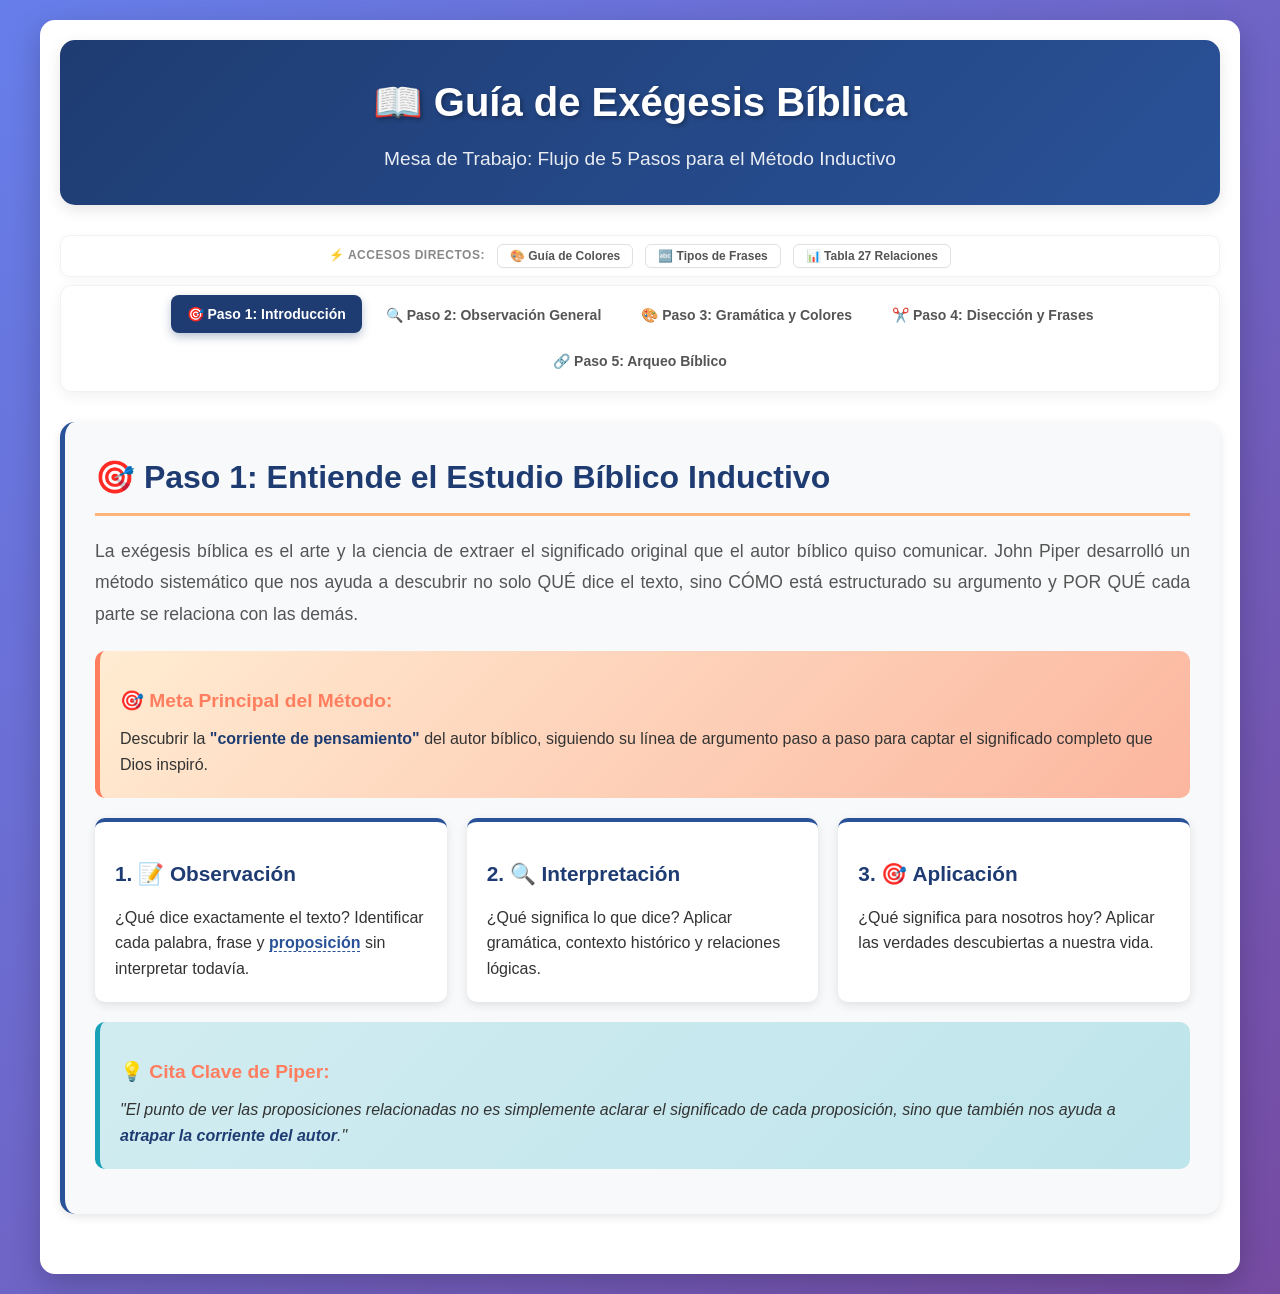
<file: Guia Estudio Biblico.html>
<!DOCTYPE html>
<html lang="es">
<head>
    <meta charset="UTF-8">
    <meta name="viewport" content="width=device-width, initial-scale=1.0">
    <title>Guía Completa de Exégesis Bíblica - Método John Piper</title>
    <style>
        /* ========================================== */
        /* ESTILOS GENERALES DE LA HERRAMIENTA BASE   */
        /* ========================================== */
        * { margin: 0; padding: 0; box-sizing: border-box; }
        
        body {
            font-family: 'Segoe UI', Tahoma, Geneva, Verdana, sans-serif;
            line-height: 1.6; color: #333;
            background: linear-gradient(135deg, #667eea 0%, #764ba2 100%);
            min-height: 100vh;
        }
        
        .container {
            max-width: 1200px; margin: 0 auto; padding: 20px;
            background: white; margin-top: 20px; margin-bottom: 20px;
            border-radius: 15px; box-shadow: 0 10px 30px rgba(0,0,0,0.2);
        }
        
        .header {
            text-align: center; background: linear-gradient(135deg, #1e3c72 0%, #2a5298 100%);
            color: white; padding: 30px; border-radius: 15px; margin-bottom: 30px;
            box-shadow: 0 5px 15px rgba(0,0,0,0.1);
        }
        
        .header h1 { font-size: 2.5em; margin-bottom: 10px; text-shadow: 2px 2px 4px rgba(0,0,0,0.3); }
        .header p { font-size: 1.2em; opacity: 0.9; }

        /* ========================================== */
        /* ENVOLTORIO PEGAJOSO (NAVEGACIÓN + ACCESOS) */
        /* ========================================== */
        .sticky-nav-wrapper {
            position: sticky; top: 15px; z-index: 900;
            display: flex; flex-direction: column; gap: 8px;
            margin-bottom: 30px;
        }

        /* ACCESOS DIRECTOS (ELEGANTE Y DISCRETO) */
        .shortcuts-bar {
            background: rgba(255, 255, 255, 0.85); backdrop-filter: blur(10px); -webkit-backdrop-filter: blur(10px);
            padding: 8px 20px; border-radius: 10px;
            display: flex; gap: 12px; justify-content: center; align-items: center; flex-wrap: wrap;
            box-shadow: 0 2px 10px rgba(0,0,0,0.04); border: 1px solid rgba(0,0,0,0.05);
        }
        .shortcut-text { font-size: 12px; color: #888; font-weight: 700; text-transform: uppercase; letter-spacing: 0.5px; }
        .shortcut-btn {
            background: white; border: 1px solid #e0e0e0; color: #555;
            padding: 4px 12px; border-radius: 6px; cursor: pointer; font-weight: 600;
            transition: all 0.2s ease; font-size: 12px; box-shadow: 0 1px 3px rgba(0,0,0,0.02);
        }
        .shortcut-btn:hover { background: #f8f9fa; color: #1e3c72; border-color: #1e3c72; transform: translateY(-1px); }
        
        /* NAVEGACIÓN PRINCIPAL (PASOS - ELEGANTE) */
        .nav-buttons {
            display: flex; flex-wrap: wrap; gap: 8px; justify-content: center;
            background: rgba(255, 255, 255, 0.85); backdrop-filter: blur(10px); -webkit-backdrop-filter: blur(10px);
            padding: 10px; border-radius: 12px; 
            box-shadow: 0 4px 15px rgba(0,0,0,0.06); border: 1px solid rgba(0,0,0,0.05);
        }
        
        .nav-btn {
            background: transparent; color: #555; border: none; 
            padding: 8px 16px; border-radius: 8px; cursor: pointer; 
            font-weight: 600; transition: all 0.2s ease; text-decoration: none; font-size: 14px;
        }
        
        .nav-btn:hover { background: rgba(0,0,0,0.03); color: #1e3c72; transform: translateY(-1px); }
        .nav-btn.active {
            background: #1e3c72; color: white;
            box-shadow: 0 4px 10px rgba(30, 60, 114, 0.3); transform: translateY(-1px);
        }
        
        /* SUB-PESTAÑAS (INTERNAS) */
        .sub-tabs-container {
            display: flex; flex-wrap: wrap; gap: 5px; margin-bottom: 20px;
            border-bottom: 3px solid #2a5298; padding-bottom: 0;
        }
        .sub-tab-btn {
            background: #e8f4fd; color: #1e3c72; border: 1px solid #c5dcf1; border-bottom: none;
            padding: 12px 20px; border-radius: 10px 10px 0 0; cursor: pointer; font-weight: bold;
            transition: all 0.3s ease; font-size: 15px;
        }
        .sub-tab-btn:hover { background: #d6e9f7; }
        .sub-tab-btn.active {
            background: #2a5298; color: white; border-color: #2a5298;
        }
        .sub-tab-content { display: none; animation: fadeIn 0.4s; }
        .sub-tab-content.active { display: block; }
        
        /* SECCIONES PRINCIPALES */
        .section {
            display: none; margin-bottom: 40px; background: #f8f9fa;
            padding: 30px; border-radius: 15px; border-left: 5px solid #2a5298;
            box-shadow: 0 3px 10px rgba(0,0,0,0.1);
            animation: fadeIn 0.5s ease-out forwards;
        }
        
        @keyframes fadeIn {
            from { opacity: 0; transform: translateY(10px); }
            to { opacity: 1; transform: translateY(0); }
        }
        
        .section h2 { color: #1e3c72; font-size: 2em; margin-bottom: 20px; border-bottom: 3px solid #feb47b; padding-bottom: 10px; }
        .section h3 { color: #2a5298; font-size: 1.5em; margin: 25px 0 15px 0; background: linear-gradient(135deg, #e8f4fd 0%, #d6e9f7 100%); padding: 15px; border-radius: 10px; border-left: 4px solid #2a5298; }
        .section h4 { color: #ff7e5f; font-size: 1.2em; margin: 15px 0 10px 0; }
        
        /* CAJAS DE INFORMACIÓN */
        .highlight-box { background: linear-gradient(135deg, #ffecd2 0%, #fcb69f 100%); padding: 20px; border-radius: 10px; margin: 20px 0; border-left: 5px solid #ff7e5f; }
        .example-box { background: linear-gradient(135deg, #e8f5e8 0%, #d4edda 100%); padding: 20px; border-radius: 10px; margin: 15px 0; border-left: 5px solid #28a745; }
        .warning-box { background: linear-gradient(135deg, #fff3cd 0%, #fdeaa7 100%); padding: 20px; border-radius: 10px; margin: 15px 0; border-left: 5px solid #ffc107; }
        .info-box { background: linear-gradient(135deg, #d1ecf1 0%, #bee5eb 100%); padding: 20px; border-radius: 10px; margin: 15px 0; border-left: 5px solid #17a2b8; }
        .connection-box { background: linear-gradient(135deg, #e3f2fd 0%, #bbdefb 100%); padding: 20px; border-radius: 10px; margin: 20px 0; border-left: 5px solid #2196f3; }
        
        /* GRIDS Y TARJETAS */
        .types-grid, .relations-grid, .genitive-grid { display: grid; grid-template-columns: repeat(auto-fit, minmax(280px, 1fr)); gap: 20px; margin: 20px 0; }
        .type-card { background: white; padding: 20px; border-radius: 10px; box-shadow: 0 3px 10px rgba(0,0,0,0.1); border-top: 4px solid #2a5298; transition: transform 0.3s ease; }
        .type-card:hover { transform: translateY(-5px); }
        .type-card h4 { color: #1e3c72; margin-bottom: 15px; font-size: 1.3em; }
        .type-card h5 { color: #ff7e5f; margin-bottom: 10px; font-size: 1.1em; }
        .relation-card { background: white; padding: 15px; border-radius: 8px; box-shadow: 0 2px 8px rgba(0,0,0,0.1); border-left: 4px solid #ff7e5f; }
        .relation-card h5 { color: #1e3c72; margin-bottom: 8px; font-size: 1em; }
        .genitive-card { background: linear-gradient(135deg, #f8f9fa 0%, #e9ecef 100%); padding: 15px; border-radius: 8px; border-top: 3px solid #28a745; }
        
        /* TABLAS Y LISTAS */
        .table-container { overflow-x: auto; margin: 20px 0; border-radius: 10px; box-shadow: 0 3px 10px rgba(0,0,0,0.1); }
        .standard-table { width: 100%; border-collapse: collapse; background: white; }
        .standard-table th { background: linear-gradient(135deg, #1e3c72 0%, #2a5298 100%); color: white; padding: 15px; text-align: left; font-weight: bold; }
        .standard-table td { padding: 12px 15px; border-bottom: 1px solid #dee2e6; }
        .standard-table tr:nth-child(even) { background: #f8f9fa; }
        
        .simple-list { background: white; padding: 20px; border-radius: 10px; margin: 15px 0; box-shadow: 0 2px 8px rgba(0,0,0,0.1); }
        .simple-list h4 { color: #1e3c72; margin-bottom: 15px; border-bottom: 2px solid #feb47b; padding-bottom: 8px; }
        .simple-list ol { counter-reset: item; padding-left: 0; }
        .simple-list ol > li { display: block; margin-bottom: 15px; padding: 12px 15px; background: #f8f9fa; border-radius: 8px; border-left: 4px solid #2a5298; counter-increment: item; }
        .simple-list ol > li:before { content: counter(item, decimal) ". "; font-weight: bold; color: #2a5298; }
        .simple-list ul > li { margin-bottom: 8px; padding: 8px 0; border-bottom: 1px solid #e9ecef; }
        .simple-list ul > li:last-child { border-bottom: none; }
        
        /* VARIOS */
        .intro-text { font-size: 1.1em; line-height: 1.8; color: #555; margin-bottom: 20px; text-align: justify; }
        code { background: #f1f3f4; padding: 3px 8px; border-radius: 4px; font-family: 'Courier New', monospace; color: #d63384; font-weight: bold; }
        strong { color: #1e3c72; }
        .back-to-top { position: fixed; bottom: 30px; right: 30px; background: linear-gradient(135deg, #ff7e5f 0%, #feb47b 100%); color: white; border: none; padding: 15px; border-radius: 50%; cursor: pointer; font-size: 18px; box-shadow: 0 5px 15px rgba(0,0,0,0.2); transition: all 0.3s ease; z-index: 1000; }
        .back-to-top:hover { transform: translateY(-3px); box-shadow: 0 8px 20px rgba(0,0,0,0.3); }

        /* ========================================== */
        /* ESTILOS EXACTOS DE LA GUÍA DE COLORES      */
        /* ========================================== */
        .color-tabs-container { background: #2a5298; display: flex; justify-content: center; gap: 5px; padding: 0; border-radius: 10px 10px 0 0; }
        .color-tab-button { flex: 1; max-width: 400px; padding: 20px 30px; background: rgba(255,255,255,0.1); color: white; border: none; cursor: pointer; font-size: 1.1em; font-weight: bold; transition: all 0.3s ease; border-bottom: 4px solid transparent; }
        .color-tab-button:hover { background: rgba(255,255,255,0.2); }
        .color-tab-button.active { background: white; color: #1e3c72; border-bottom: 4px solid #ffc107; }
        .color-tab-content-inner { display: none; padding: 30px; animation: fadeIn 0.5s; background: white; border-radius: 0 0 10px 10px; }
        .color-tab-content-inner.active { display: block; }
        
        .palette-section { background: #fff3cd; border-left: 5px solid #ffc107; padding: 20px; margin-bottom: 30px; border-radius: 5px; }
        .palette-section h2 { color: #856404; margin-bottom: 15px; text-align: center; }
        .palette-info { background: #e8f5e8; border: 2px solid #28a745; padding: 15px; border-radius: 8px; margin-bottom: 20px; text-align: center; }
        .palette-info h3 { color: #155724; margin-bottom: 10px; }
        
        .level-badge { display: inline-block; padding: 5px 15px; border-radius: 20px; font-weight: bold; margin: 5px; }
        .badge-beginner { background: #28a745; color: white; }
        .badge-intermediate { background: #ffc107; color: #333; }
        .badge-advanced { background: #dc3545; color: white; }
        
        .color-grid { display: grid; grid-template-columns: repeat(auto-fit, minmax(320px, 1fr)); gap: 20px; margin-bottom: 30px; }
        .color-section { background: #f8f9fa; border-radius: 10px; padding: 20px; border-top: 5px solid; }
        .color-section.red { border-top-color: #dc3545; }
        .color-section.green { border-top-color: #28a745; }
        .color-section.cyan { border-top-color: #17a2b8; }
        .color-section.orange { border-top-color: #fd7e14; }
        .color-section.purple { border-top-color: #6f42c1; }
        .color-section.yellow { border-top-color: #ffc107; }
        .color-section.pink { border-top-color: #e91e63; }
        .color-section.lilac { border-top-color: #b19cd9; }
        .color-section.blue { border-top-color: #007bff; }
        .color-section.gray { border-top-color: #6c757d; }
        
        .color-header { display: flex; align-items: center; margin-bottom: 15px; }
        .color-box { width: 30px; height: 30px; border-radius: 5px; margin-right: 15px; border: 2px solid #333; }
        .red-box { background-color: #dc3545; }
        .green-box { background-color: #28a745; }
        .cyan-box { background-color: #17a2b8; }
        .orange-box { background-color: #fd7e14; }
        .purple-box { background-color: #6f42c1; }
        .yellow-box { background-color: #ffc107; }
        .pink-box { background-color: #e91e63; }
        .lilac-box { background-color: #b19cd9; }
        .blue-box { background-color: #007bff; }
        .gray-box { background-color: #6c757d; }
        
        .color-title { font-size: 1.2em; font-weight: bold; color: #333; }
        .usage-list { list-style: none; margin-bottom: 15px; }
        .usage-list li { padding: 8px 0; border-bottom: 1px solid #e9ecef; display: flex; align-items: center; }
        .usage-list li:last-child { border-bottom: none; }
        .mark-type { background: #e9ecef; padding: 3px 8px; border-radius: 15px; font-size: 0.8em; font-weight: bold; margin-right: 10px; min-width: 110px; text-align: center; }
        .count-badge { background: #28a745; color: white; padding: 2px 8px; border-radius: 10px; font-size: 0.8em; font-weight: bold; margin-left: 10px; }
        
        .workflow { background: #d1ecf1; border-left: 5px solid #17a2b8; padding: 20px; border-radius: 5px; margin-bottom: 20px; }
        .workflow h3 { color: #0c5460; margin-bottom: 15px; text-align: center; }
        .workflow-grid { display: grid; grid-template-columns: repeat(auto-fit, minmax(300px, 1fr)); gap: 15px; }
        .workflow-item { background: white; padding: 15px; border-radius: 8px; border: 2px solid #bee5eb; }
        .workflow-item h4 { color: #0c5460; margin-bottom: 10px; }
        
        .example-section { background: #f0f8ff; border-left: 5px solid #007bff; padding: 20px; border-radius: 5px; margin-bottom: 20px; }
        .example-section h3 { color: #004085; margin-bottom: 15px; text-align: center; }
        .biblical-text { background: white; padding: 20px; border-radius: 8px; margin-bottom: 15px; font-style: italic; font-size: 1.1em; line-height: 1.8; }
        
        .progression-path { background: linear-gradient(135deg, #667eea 0%, #764ba2 100%); color: white; padding: 30px; border-radius: 10px; margin-bottom: 20px; }
        .progression-path h3 { text-align: center; margin-bottom: 20px; font-size: 1.5em; }
        .progression-steps { display: flex; justify-content: space-around; align-items: center; flex-wrap: wrap; gap: 20px; }
        .step { background: rgba(255,255,255,0.2); padding: 20px; border-radius: 10px; text-align: center; min-width: 200px; backdrop-filter: blur(10px); color:white; }
        .step-number { background: white; color: #667eea; width: 40px; height: 40px; border-radius: 50%; display: flex; align-items: center; justify-content: center; margin: 0 auto 10px; font-weight: bold; font-size: 1.2em; }
        .arrow { font-size: 2em; color: white; }
        
        .secondary-note { background: #f8d7da; border: 1px solid #f5c6cb; padding: 15px; border-radius: 5px; margin-top: 20px; }
        .secondary-note h4 { color: #721c24; margin-bottom: 10px; }
        .secondary-note p { color: #721c24; margin-bottom: 5px; }

        /* Tooltips (Actualizados para no cortarse) */
        .info-icon { display: inline-block; width: 20px; height: 20px; background: #17a2b8; color: white; border-radius: 50%; text-align: center; line-height: 20px; font-size: 0.8em; font-weight: bold; cursor: help; margin-left: 8px; position: relative; }
        .info-icon:hover { background: #138496; transform: scale(1.1); }
        .tooltip { visibility: hidden; opacity: 0; position: absolute; z-index: 1000; background: linear-gradient(135deg, #2c3e50, #34495e); color: white; padding: 15px; border-radius: 8px; width: max-content; max-width: 320px; bottom: 130%; left: 50%; transform: translateX(-50%); box-shadow: 0 5px 20px rgba(0,0,0,0.3); transition: opacity 0.3s, visibility 0.3s; text-align: left; font-weight: normal; font-style: normal; line-height: 1.4; text-transform: none; }
        .tooltip::after { content: ""; position: absolute; top: 100%; left: 50%; transform: translateX(-50%); border-width: 5px; border-style: solid; border-color: #34495e transparent transparent transparent; }
        .info-icon:hover .tooltip { visibility: visible; opacity: 1; }
        .tooltip-title { font-weight: bold; margin-bottom: 8px; font-size: 1.1em; border-bottom: 2px solid rgba(255,255,255,0.3); padding-bottom: 5px; }
        .tooltip-definition { font-style: italic; margin-bottom: 8px; opacity: 0.9; }
        .tooltip-categories { background: rgba(255,255,255,0.15); padding: 8px; border-radius: 5px; margin: 8px 0; font-size: 0.85em; }
        .tooltip-categories-title { font-weight: bold; color: #ffc107; margin-bottom: 5px; }
        .tooltip-example { background: rgba(255,255,255,0.1); padding: 8px; border-radius: 5px; margin-top: 8px; font-size: 0.9em; }
        .tooltip-example strong { color: #ffc107; }

        /* Terminos Gramaticales en Texto */
        .gram-term { position: relative; border-bottom: 1px dashed #2a5298; cursor: help; color: #2a5298; font-weight: bold; }
        .gram-term .tooltip { background: #2c3e50; padding: 10px 15px; border-radius: 6px; font-size: 13px; bottom: 130%; }
        .gram-term:hover .tooltip { visibility: visible; opacity: 1; }

        /* Anotaciones Frontales */
        .phrase-types { background: #e8f5e8; border-left: 5px solid #28a745; padding: 20px; border-radius: 5px; margin-bottom: 20px; }
        .phrase-types h3 { color: #155724; margin-bottom: 15px; text-align: center; }
        .phrase-grid { display: grid; grid-template-columns: repeat(auto-fit, minmax(200px, 1fr)); gap: 15px; }
        .phrase-item { background: white; padding: 15px; border-radius: 8px; border-left: 4px solid; text-align: center; }
        
        .phrase-item.yellow { border-left-color: #ffc107; }
        .phrase-item.green { border-left-color: #cccc03; }
        .phrase-item.pink { border-left-color: #e91e63; }
        .phrase-item.lilac { border-left-color: #b19cd9; }
        .phrase-item.red { border-left-color: #dc3545; }
        .phrase-item.purple { border-left-color: #6f42c1; }
        .phrase-item.cyan { border-left-color: #17a2b8; }
        .phrase-item.orange { border-left-color: #fd7e14; }
        .phrase-item.gray { border-left-color: #6c757d; }
        .phrase-item.green2 { border-left-color: #5db939; }
        .phrase-item.blue2 { border-left-color: #a1afff; }
        .phrase-item.blue { border-left-color: #007bff; }
        
        .phrase-annotation { display: inline-block; padding: 5px 10px; border-radius: 20px; font-weight: bold; color: white; margin-bottom: 8px; }
        .ann-yellow { background-color: #ffc107; }
        .ann-green { background-color: #cccc03; }
        .ann-green2 { background-color: #5db939; }
        .ann-pink { background-color: #e91e63; }
        .ann-lilac { background-color: #b19cd9; }
        .ann-red { background-color: #dc3545; }
        .ann-purple { background-color: #6f42c1; }
        .ann-cyan { background-color: #17a2b8; }
        .ann-orange { background-color: #fd7e14; }
        .ann-gray { background-color: #6c757d; }
        .ann-blue { background-color: #007bff; }
        .ann-blue2 { background-color: #a1afff; }

        /* ========================================== */
        /* ESTILOS DE LA TABLA 27 RELACIONES          */
        /* ========================================== */
        .relaciones-table { width: 100%; border-collapse: collapse; margin: 20px 0; font-size: 14px; background: white; }
        .relaciones-table th { background: #ecf0f1; color: #2c3e50; font-weight: bold; padding: 12px; text-align: left; border: 1px solid #bdc3c7; font-size: 1em; }
        .relaciones-table td { padding: 10px 12px; border: 1px solid #bdc3c7; vertical-align: top; line-height: 1.4; color: #333; }
        
        .category-header { font-weight: bold; font-size: 1.2em; text-align: center; padding: 15px !important; border: 2px solid #34495e !important; }
        .distinct-statement { background: #e8d5d5 !important; color: #2c3e50 !important; }
        .restatement { background: #d5e3f0 !important; color: #2c3e50 !important; }
        .contrary-statement { background: #f0e6d2 !important; color: #2c3e50 !important; }
        
        .number-col { width: 60px; text-align: center; font-weight: bold; background: #f8f9fa; color: #2c3e50; }
        .name-col { width: 200px; font-weight: bold; color: #2c3e50; }
        .english-name { color: #7f8c8d; font-style: italic; font-weight: normal; display: block; font-size: 0.9em; }
        .definition-col { min-width: 300px; }
        .phrases-col { width: 100px; text-align: center; font-family: 'Courier New', monospace; font-weight: bold; color: #27ae60; }
        
        .relaciones-table tr:nth-child(even) { background: #f8f9fa; }
        .relaciones-table tr:hover { background: #e3f2fd; transition: background-color 0.3s ease; }
        
        .phrase-code { display: inline-block; background: #ecf0f1; padding: 2px 6px; margin: 1px; border-radius: 3px; font-size: 0.9em; border: 1px solid #bdc3c7; color: #2c3e50; }
        .subcategory-note { background: #fff3cd; border: 1px solid #ffeaa7; padding: 15px; border-radius: 5px; margin: 20px 0; font-style: italic; color: #856404; }
        
        .main-relation td { background: #ffffff; }
        .sub-relation td { background: #f8f9fa; }

        @media (max-width: 768px) {
            .nav-buttons, .shortcuts-bar { 
                flex-direction: row; flex-wrap: nowrap; overflow-x: auto; 
                justify-content: flex-start; padding-bottom: 8px; 
                -webkit-overflow-scrolling: touch;
            }
            .shortcut-text { display: none; }
            .color-tab-button { font-size: 0.9em; padding: 15px 20px; }
            .progression-steps { flex-direction: column; }
            .arrow { transform: rotate(90deg); }
        }
    </style>
</head>
<body>
    <div class="container">
        <div class="header">
            <h1>📖 Guía de Exégesis Bíblica</h1>
            <p>Mesa de Trabajo: Flujo de 5 Pasos para el Método Inductivo</p>
        </div>

        <!-- ============================================== -->
        <!-- ENVOLTORIO PEGAJOSO (ACCESOS DIRECTOS + NAVEGACIÓN) -->
        <!-- ============================================== -->
        <div class="sticky-nav-wrapper">
            <!-- ACCESOS DIRECTOS -->
            <div class="shortcuts-bar">
                <span class="shortcut-text">⚡ Accesos Directos:</span>
                <button onclick="goToShortcut('paso3', 'paso3-colores')" class="shortcut-btn">🎨 Guía de Colores</button>
                <button onclick="goToShortcut('paso4', 'paso4-frases')" class="shortcut-btn">🔤 Tipos de Frases</button>
                <button onclick="goToShortcut('paso5', 'paso5-27rels')" class="shortcut-btn">📊 Tabla 27 Relaciones</button>
            </div>

            <!-- NAVEGACIÓN EN 5 PASOS PROGRESIVOS -->
            <nav class="nav-buttons">
                <a href="#paso1" class="nav-btn active">🎯 Paso 1: Introducción</a>
                <a href="#paso2" class="nav-btn">🔍 Paso 2: Observación General</a>
                <a href="#paso3" class="nav-btn">🎨 Paso 3: Gramática y Colores</a>
                <a href="#paso4" class="nav-btn">✂️ Paso 4: Disección y Frases</a>
                <a href="#paso5" class="nav-btn">🔗 Paso 5: Arqueo Bíblico</a>
            </nav>
        </div>

        <!-- ============================================== -->
        <!-- PASO 1: INTRODUCCIÓN                           -->
        <!-- ============================================== -->
        <section id="paso1" class="section">
            <h2>🎯 Paso 1: Entiende el Estudio Bíblico Inductivo</h2>
            
            <p class="intro-text">
                La exégesis bíblica es el arte y la ciencia de extraer el significado original que el autor bíblico quiso comunicar. John Piper desarrolló un método sistemático que nos ayuda a descubrir no solo QUÉ dice el texto, sino CÓMO está estructurado su argumento y POR QUÉ cada parte se relaciona con las demás.
            </p>

            <div class="highlight-box">
                <h4>🎯 Meta Principal del Método:</h4>
                <p>Descubrir la <strong>"corriente de pensamiento"</strong> del autor bíblico, siguiendo su línea de argumento paso a paso para captar el significado completo que Dios inspiró.</p>
            </div>

            <div class="types-grid">
                <div class="type-card">
                    <h4>1. 📝 Observación</h4>
                    <p>¿Qué dice exactamente el texto? Identificar cada palabra, frase y <span class="gram-term">proposición<span class="tooltip">Afirmación completa que tiene sujeto y predicado.</span></span> sin interpretar todavía.</p>
                </div>
                <div class="type-card">
                    <h4>2. 🔍 Interpretación</h4>
                    <p>¿Qué significa lo que dice? Aplicar gramática, contexto histórico y relaciones lógicas.</p>
                </div>
                <div class="type-card">
                    <h4>3. 🎯 Aplicación</h4>
                    <p>¿Qué significa para nosotros hoy? Aplicar las verdades descubiertas a nuestra vida.</p>
                </div>
            </div>

            <div class="info-box">
                <h4>💡 Cita Clave de Piper:</h4>
                <p><em>"El punto de ver las proposiciones relacionadas no es simplemente aclarar el significado de cada proposición, sino que también nos ayuda a <strong>atrapar la corriente del autor</strong>."</em></p>
            </div>
        </section>

        <!-- ============================================== -->
        <!-- PASO 2: LA OBSERVACIÓN GENERAL                 -->
        <!-- ============================================== -->
        <section id="paso2" class="section">
            <h2>🔍 Paso 2: La Observación Inicial del Texto</h2>
            
            <div class="sub-tabs-container">
                <button class="sub-tab-btn paso2-btn active" onclick="openSubTab(event, 'paso2-basica', 'paso2')">🔍 1. Observación Básica</button>
                <button class="sub-tab-btn paso2-btn" onclick="openSubTab(event, 'paso2-markup', 'paso2')">💻 2. Pasos 3, 4 y 5 con Lentes (Markup)</button>
            </div>

            <div id="paso2-basica" class="sub-tab-content paso2-content active">
                <p class="intro-text">
                    La Observación nos enseña a ver exactamente lo que dice el pasaje sin añadir nuestras propias ideas. De ella parten la interpretación precisa y la aplicación correcta. Antes de marcar la gramática, debemos seguir estos sub-pasos metodológicos:
                </p>

                <div class="highlight-box">
                    <h4>1. Comience con Oración</h4>
                    <p>La oración es a menudo el elemento que falta; es el Espíritu Santo quien nos guía a toda la verdad y nos revela la Palabra. Siempre que abra su Biblia, pídale a Dios que le enseñe.</p>
                </div>

                <div class="highlight-box">
                    <h4>2. Lectura Repetitiva</h4>
                    <p>El primer paso práctico consiste en leer el pasaje entero varias veces. Esta lectura repetida permitirá una saturación del contenido y la observación progresiva de datos y conceptos que no se captan durante las primeras lecturas.</p>
                </div>

                <div class="highlight-box">
                    <h4>3. Hacer las Seis Preguntas Clave (Se realiza con la herramienta Markup)</h4>
                    <p>Al estudiar cualquier pasaje, cultive el hábito de preguntar constantemente al texto: ¿Quién?, ¿Qué?, ¿Cuándo?, ¿Dónde?, ¿Por qué? y ¿Cómo? Estas preguntas son los elementos básicos de la observación precisa y son esenciales para evitar errores interpretativos. <strong>Nota: En BibleArc, este paso se realiza de manera 100% textual y visual utilizando la herramienta de Lentes (Curso Markup), como se explica detalladamente en la siguiente pestaña.</strong></p>
                </div>

                <div class="highlight-box">
                    <h4>4. Identificar el Contexto (Se realiza con la herramienta Markup)</h4>
                    <p>Observe cuidadosamente la relación del pasaje con los versículos que lo preceden y lo siguen. Lea la introducción del libro para entender al autor, la fecha, los destinatarios, el propósito y el tema general de la obra. <strong>Nota: En BibleArc, el reconocimiento de estas structures contextuales se aplica directamente utilizando el lente "Contexto" dentro de la herramienta Markup para no divagar.</strong></p>
                </div>

                <div class="highlight-box">
                    <h4>5. Asignar Títulos Tentativos (Se realiza con la herramienta Markup)</h4>
                    <p>Para esto se necesita pensar y leer el capítulo varias veces, metiéndose de lleno en el libro para poder extraer su mensaje central. El título que asigne debe ser corto, utilizar palabras textuales del capítulo, dar un sentido claro del texto y respetar escrupulosamente la idea del autor. <strong>Nota: Sintetizamos esto visualmente mediante la asignación estricta del Tópico Principal usando los Lentes de Markup adjuntos.</strong></p>
                </div>
            </div>

            <div id="paso2-markup" class="sub-tab-content paso2-content">
                <iframe id="markup-iframe" style="width: 100%; height: 2100px; border: none; border-radius: 12px; background: transparent; box-shadow: 0 4px 15px rgba(0,0,0,0.1);"></iframe>
                
                <!-- Tu código original insertado de forma 100% pura y sin alterar, más complementos -->
                <script type="text/html" id="markup-raw-content">
<!DOCTYPE html>
<html lang="es">
<head>
    <meta charset="UTF-8">
    <meta name="viewport" content="width=device-width, initial-scale=1.0">
    <title>Guía de Marcaje Exegético (Biblearc) - Sin Imágenes Externas</title>
    <style>
        body {
            font-family: 'Segoe UI', Tahoma, Geneva, Verdana, sans-serif;
            line-height: 1.6;
            color: #333;
            background-color: #f0f2f5;
            margin: 0;
            padding: 20px;
        }
        .container {
            max-width: 1000px;
            margin: auto;
            background: #fff;
            padding: 40px;
            border-radius: 12px;
            box-shadow: 0 10px 25px rgba(0,0,0,0.1);
        }
        h1 {
            text-align: center;
            color: #2c3e50;
            border-bottom: 2px solid #3498db;
            padding-bottom: 15px;
            margin-bottom: 40px;
        }
        .instruction {
            text-align: center;
            font-size: 1.1em;
            margin-bottom: 40px;
            color: #7f8c8d;
        }
        .step {
            display: flex;
            flex-wrap: wrap;
            align-items: flex-start;
            margin-bottom: 50px;
            padding-bottom: 20px;
            border-bottom: 1px solid #ddd;
        }
        .step:last-child {
            border-bottom: none;
        }
        .step-content {
            flex: 1;
            min-width: 350px;
            padding-right: 30px;
            margin-bottom: 20px;
        }
        .step-visual {
            flex: 0 0 350px;
            text-align: center;
            width: 100%;
        }
        h2 {
            color: #2980b9;
            margin-top: 0;
        }
        .objective {
            background-color: #e8f4f8;
            padding: 15px;
            border-left: 4px solid #3498db;
            margin-top: 15px;
            border-radius: 0 6px 6px 0;
            font-style: italic;
        }

        /* --- Estilos para simular la Interfaz de Biblearc --- */
        .biblearc-panel {
            background-color: #fff;
            border: 1px solid #ddd;
            border-radius: 8px;
            box-shadow: 0 4px 10px rgba(0,0,0,0.05);
            padding: 20px;
            text-align: left;
            position: relative;
            max-width: 400px;
            margin: 0 auto;
        }
        .panel-header {
            font-size: 1.2em;
            font-weight: bold;
            color: #2c3e50;
            margin-bottom: 15px;
            display: flex;
            justify-content: space-between;
        }
        .system-lane-item {
            display: flex;
            align-items: center;
            justify-content: space-between;
            padding: 8px 0;
            border-bottom: 1px solid #eee;
        }
        .system-lane-item:last-child {
            border-bottom: none;
        }
        .system-lane-meta {
            color: #e67e22;
            font-size: 0.9em;
            margin-left: 10px;
            background: #fdf2e9;
            padding: 2px 6px;
            border-radius: 4px;
        }
        .action-icons {
            font-family: 'Courier New', Courier, monospace;
            color: #7f8c8d;
            margin-left: 15px;
        }
        .btn-panel {
            margin-top: 20px;
            display: flex;
            justify-content: space-between;
            align-items: center;
        }
        .btn-add {
            color: #c4a170;
            text-decoration: none;
            font-weight: bold;
        }
        .btn-done {
            background-color: #c4a170;
            color: #fff;
            padding: 8px 15px;
            border-radius: 4px;
            border: none;
            cursor: pointer;
            font-weight: bold;
        }
        .note-area {
            border-bottom: 2px solid #ddd;
            margin-bottom: 15px;
            padding-bottom: 10px;
        }
        .note-text {
            font-weight: bold;
            color: #333;
        }
        .color-list-item {
            display: flex;
            align-items: center;
            padding: 5px 0;
        }
        .color-dot {
            width: 12px;
            height: 12px;
            border-radius: 50%;
            margin-right: 15px;
            display: inline-block;
        }
        .item-text {
            flex: 1;
        }
        .item-separator {
            color: #ddd;
            margin: 0 10px;
        }
        .topico-principal-oval {
            display: inline-block;
            padding: 8px 15px;
            border: 2px solid #333;
            border-radius: 20px;
            font-weight: bold;
            margin: 15px 0;
            font-size: 1.1em;
        }
        .contexto-icon {
            font-size: 1.2em;
            margin-right: 10px;
            color: #7f8c8d;
        }

        /* --- Flujo del proceso --- */
        .process-arrow {
            text-align: center;
            font-size: 2em;
            color: #c4a170;
            margin: -20px 0 30px 0;
        }

        /* --- Tooltips Interactivos (Ajustados para no cortarse) --- */
        .info-icon { display: inline-block; width: 18px; height: 18px; background: #3498db; color: white; border-radius: 50%; text-align: center; line-height: 18px; font-size: 0.8em; font-weight: bold; cursor: help; margin-left: 8px; position: relative; vertical-align: middle; }
        .info-icon:hover { background: #2980b9; transform: scale(1.1); }
        .tooltip { visibility: hidden; opacity: 0; position: absolute; z-index: 1000; background: linear-gradient(135deg, #2c3e50, #34495e); color: white; padding: 15px; border-radius: 8px; width: max-content; max-width: 250px; bottom: 130%; left: 50%; transform: translateX(-50%); box-shadow: 0 5px 20px rgba(0,0,0,0.3); transition: opacity 0.3s, visibility 0.3s; text-align: left; font-weight: normal; font-style: normal; line-height: 1.4; white-space: normal;}
        .tooltip::after { content: ""; position: absolute; top: 100%; left: 50%; transform: translateX(-50%); border-width: 5px; border-style: solid; border-color: #34495e transparent transparent transparent; }
        .info-icon:hover .tooltip { visibility: visible; opacity: 1; }
        .tooltip-title { font-weight: bold; margin-bottom: 5px; font-size: 1.05em; border-bottom: 1px solid rgba(255,255,255,0.3); padding-bottom: 5px; color: #f1c40f; display: block; }

        /* --- Estilos añadidos para las listas <ul> de complemento --- */
        .step-content ul {
            background-color: #fcfcfc;
            border: 1px solid #eee;
            padding: 15px 15px 15px 35px;
            border-radius: 6px;
            margin: 15px 0;
            font-size: 0.95em;
        }
        .step-content ul li {
            margin-bottom: 8px;
            color: #444;
        }
        .step-content ul li strong {
            color: #2c3e50;
        }

        @media (max-width: 768px) {
            .step-content {
                padding-right: 0;
            }
        }
    </style>
</head>
<body>

<div class="container">
    <h1>GUÍA VISUAL: MARCAJE EXEGÉTICO CON LENTES BIBLEARC</h1>
    
    <p class="instruction">
        Esta guía simula la interfaz de usuario de Biblearc para estructurar visualmente el proceso de marcaje exegético de un texto, sin requerir imágenes externas. Utiliza HTML estilizado para replicar las herramientas y sus flujos de datos.
    </p>

    <!-- INICIO COMPLEMENTO: CURSO READ WELL -->
    <div style="background: #fff; border: 1px solid #e0e0e0; border-radius: 8px; padding: 25px; margin-bottom: 40px; box-shadow: 0 4px 6px rgba(0,0,0,0.05);">
        <h2 style="color: #2c3e50; border-bottom: 2px solid #e67e22; padding-bottom: 10px; margin-top: 0;">Fase Preparatoria: Estrategias para Leer Bien (Read Well)</h2>
        <p style="font-size: 1.05em; color: #555;">Antes de usar el módulo de Marcaje (Markup), debemos cultivar el hábito de la lectura profunda y atenta. Como establece el curso: <strong>"Lo que está en juego es toda la vida" (What's at Stake: All of Life).</strong> Toma y lee la Palabra aplicando estas cinco estrategias fundamentales:</p>
        
        <div class="objective" style="border-left-color: #e67e22; background-color: #fdf2e9; margin-top: 20px;">
            <strong style="color: #d35400; font-size: 1.1em;">Las 5 Estrategias para una Mejor Lectura:</strong>
            <ol style="margin-top: 10px; margin-bottom: 0; padding-left: 20px; line-height: 1.7;">
                <li><strong>Leer en Oración:</strong> Depender del Espíritu Santo para la iluminación, no solo del intelecto humano.</li>
                <li><strong>Leer Repetidamente:</strong> La familiaridad con el texto revela detalles precisos que una primera pasada superficial siempre omite.</li>
                <li><strong>Leer Detenidamente:</strong> Hacer las seis grandes preguntas directamente al texto (¿Quién?, ¿Qué?, ¿Cuándo?, ¿Dónde?, ¿Por qué?, ¿Cómo?).</li>
                <li><strong>Leer Contextualmente:</strong> Recordar siempre que el significado de un versículo está gobernado y delimitado por los versículos y párrafos que lo rodean.</li>
                <li><strong>Leer Neutral y Textualmente:</strong> Permitir que el texto hable por sí mismo exactamente como está escrito, sin imponerle presuposiciones doctrinales o alegorías externas (evitar la eiségesis).</li>
            </ol>
        </div>
        
        <div style="margin-top: 30px; text-align: center; border-bottom: 1px dashed #ddd; padding-bottom: 20px;">
            <h3 style="color: #3498db; font-size: 1.5em; margin-bottom: 5px;">El Módulo Markup (Marcaje)</h3>
            <p style="color: #7f8c8d; margin-top: 0;">Aplicando "Leer Bien" directamente en la herramienta visual de Lentes</p>
        </div>
    </div>
    <!-- FIN COMPLEMENTO -->

    <div class="step">
        <div class="step-content">
            <h2>Paso 1: Gestionar Kits de Lentes</h2>
            <p>El punto de partida es configurar qué "Lentes" (categorías de marcado) estarán activas para el módulo de estudio actual.</p>
            <ul>
                <li><strong>Lentes:</strong> Ninguno (Configuración Inicial)</li>
                <li><strong>Aplicación:</strong> Seleccionar y activar los lentes necesarios para el estudio: Tópicos, Mis Dudas, Comandos, Contexto, Transiciones, Teología.</li>
            </ul>
            <div class="objective">
                <strong>Objetivo Exegético:</strong> Preparar el entorno de marcaje neutral. Esta gestión de lentes es la estructura sobre la cual se construirán los pasos de observación, sin depender de un sistema de marcado rígido predefinido.
            </div>
        </div>
        <div class="step-visual">
            <div class="biblearc-panel">
                <div class="panel-header">Administrar Lentes para este Módulo</div>
                <div class="system-lane-item"><div>≡ Topicos<span class="system-lane-meta">System Lens*</span></div><div class="action-icons">✎ X</div></div>
                <div class="system-lane-item"><div>≡ Mis Dudas<span class="system-lane-meta">System Lens*</span></div><div class="action-icons">✎ X</div></div>
                <div class="system-lane-item"><div>≡ Topicos<span class="system-lane-meta">System Lens*</span></div><div class="action-icons">✎ X</div></div>
                <div class="system-lane-item"><div>≡ Comandos<span class="system-lane-meta">System Lens*</span></div><div class="action-icons">✎ X</div></div>
                <div class="system-lane-item"><div>≡ Contexto<span class="system-lane-meta">System Lens*</span></div><div class="action-icons">✎ X</div></div>
                <div class="system-lane-item"><div>≡ Transiciones<span class="system-lane-meta">System Lens*</span></div><div class="action-icons">✎ X</div></div>
                <div class="system-lane-item"><div>≡ Teologia<span class="system-lane-meta">System Lens*</span></div><div class="action-icons">✎ X</div></div>
                <div class="btn-panel">
                    <a href="#" class="btn-add">ADD LENSES</a>
                    <button class="btn-done">DONE</button>
                </div>
            </div>
        </div>
    </div>
    <div class="process-arrow">⇓</div>

    <div class="step">
        <div class="step-content">
            <h2>Paso 2: Identificar Temas Iniciales</h2>
            <p>Utiliza el lente de Tópicos (con un punto de navegación activo) para realizar una observación rápida de los temas y actores principales en el pasaje.</p>
            <ul>
                <li><strong>Lentes:</strong> Tópicos</li>
                <li><strong>Aplicación:</strong> Identificar y clasificar sujetos explícitamente mencionados en el texto (ej: Sobre Dios, Sobre Cristo, Salvación).</li>
            </ul>
            <div class="objective">
                <strong>Objetivo Exegético:</strong> Ser "textual". Esto te ayuda a ir lento, notar las repeticiones y fundamentar el estudio en lo que la Biblia declara explícitamente sobre los sujetos mencionados, antes de interpretarlo.
            </div>
        </div>
        <div class="step-visual">
            <div class="biblearc-panel">
                <div class="panel-header"><span>←</span><span>Tópicos</span><span>→</span></div>
                <div class="note-area"><div><span style="background-color: #ddd; padding: 2px 5px;">Me llamó la Atención</span></div><span class="note-text" style="text-decoration: underline;">Detalles relacionados</span></div>
                <div style="background-color: #f0f0f0; padding: 5px; margin: 10px -20px 10px -20px; font-weight: bold; padding-left: 20px;">View all colors</div>
                <div class="color-list-item"><span class="color-dot" style="background-color: #27ae60;"></span><span class="item-text">Sobre Dios</span><span class="item-separator">=</span></div>
                <div class="color-list-item"><span class="color-dot" style="background-color: #f1c40f;"></span><span class="item-text">Sobre Cristo</span><span class="item-separator">=</span></div>
                <div class="color-list-item"><span class="color-dot" style="background-color: #e74c3c;"></span><span class="item-text">Sobre El Espíritu Santo</span><span class="item-separator">=</span></div>
                <div class="color-list-item"><span class="color-dot" style="background-color: #e67e22;"></span><span class="item-text">Sobre el Hombre</span><span class="item-separator">=</span></div>
                <div class="color-list-item"><span class="color-dot" style="background-color: #9b59b6;"></span><span class="item-text">Salvación</span><span class="item-separator">=</span></div>
                <div class="color-list-item"><span class="color-dot" style="background-color: #ff9ff3;"></span><span class="item-text">Fé</span><span class="item-separator">=</span></div>
                <div class="color-list-item"><span class="color-dot" style="background-color: #48dbfb;"></span><span class="item-text">Otro</span><span class="item-separator">=</span></div>
                <div style="text-align: center; font-size: 1.5em; color: #ddd; margin-top: 15px;">● ○ ○ ○ ○ ○ ⚙</div>
            </div>
        </div>
    </div>
    <div class="process-arrow">⇓</div>

    <div class="step">
        <div class="step-content">
            <h2>Paso 3: Registrar Dudas</h2>
            <p>A medida que lees, no intentes responder preguntas teológicas de inmediato. Registra tus dudas utilizando el lente de "Mis Dudas".</p>
            <ul>
                <li><strong>Lentes:</strong> Mis Dudas</li>
                <li><strong>Aplicación:</strong> Documentar las preguntas generadas por el texto (¿Por qué?, ¿Cómo?, ¿Dónde?) para ser respondidas en el análisis.</li>
            </ul>
            <div class="objective">
                <strong>Objetivo Exegético:</strong> Evitar presuponer posiciones teológicas basándose en lo que dice un tercero. El texto bíblico o el contexto deben responder estas preguntas durante el análisis posterior.
            </div>
        </div>
        <div class="step-visual">
            <div class="biblearc-panel">
                <div class="panel-header"><span>←</span><span>Mis Dudas</span><span>→</span></div>
                <div class="note-area"><div><span style="text-decoration: underline wavy;">Tengo una Pregunta</span></div><span class="note-text" style="background-color: #ddd; padding: 2px 5px;">Detalles Relacionados</span></div>
                <div style="background-color: #f0f0f0; padding: 5px; margin: 10px -20px 10px -20px; font-weight: bold; padding-left: 20px;">View all colors</div>
                <div class="color-list-item"><span class="color-dot" style="background-color: #f1c40f;"></span><span class="item-text">Porque</span><span class="item-separator">=</span></div>
                <div class="color-list-item"><span class="color-dot" style="background-color: #27ae60;"></span><span class="item-text">Como</span><span class="item-separator">=</span></div>
                <div class="color-list-item"><span class="color-dot" style="background-color: #e74c3c;"></span><span class="item-text">Donde</span><span class="item-separator">=</span></div>
                <div class="color-list-item"><span class="color-dot" style="background-color: #e67e22;"></span><span class="item-text">Para que</span><span class="item-separator">=</span></div>
                <div class="color-list-item"><span class="color-dot" style="background-color: #9b59b6;"></span><span class="item-text">Que Resultados</span><span class="item-separator">=</span></div>
                <div style="text-align: center; font-size: 1.5em; color: #ddd; margin-top: 15px;">○ ● ○ ○ ○ ○ ⚙</div>
            </div>
        </div>
    </div>
    <div class="process-arrow">⇓</div>

    <div class="step">
        <div class="step-content">
            <h2>Paso 4: Definir Tópico Principal</h2>
            <p>Utiliza otra instancia del lente de "Tópicos" (con el tercer punto activo) para sintetizar las observaciones iniciales y declarar cuál es el tema central del pasaje.</p>
            <ul>
                <li><strong>Lentes:</strong> Tópicos (Tópico Principal)</li>
                <li><strong>Aplicación:</strong> Sintetizar las observaciones en una idea central clara y textual.</li>
            </ul>
            <div class="objective">
                <strong>Objetivo Exegético:</strong> Clarificar el enfoque del texto sobre el cual se construirá el resto del análisis detallado. Extraer la instrucción de forma literal, entendiendo los requisitos exactos demandados por el autor sin añadir cargas o atenuantes externos.
            </div>
        </div>
        <div class="step-visual">
            <div class="biblearc-panel">
                <div class="panel-header"><span>←</span><span>Tópicos</span><span>→</span></div>
                <div class="note-area"><div><span style="background-color: #ddd; padding: 2px 5px;">Topico</span></div><span class="note-text" style="text-decoration: underline;">Detalles Relacionados</span><br><span class="topico-principal-oval" style="padding: 2px 10px; margin: 5px 0; display: inline-block;">Topico Principal</span> <span class="info-icon">i<span class="tooltip"><span class="tooltip-title">Tópico Principal</span>Es el tema central y unificador del pasaje. Todas las demás observaciones deben subordinarse o relacionarse de alguna forma con este punto focal.</span></span></div>
                <div style="background-color: #f0f0f0; padding: 5px; margin: 10px -20px 10px -20px; font-weight: bold; padding-left: 20px;">View all colors</div>
                <div class="color-list-item"><span class="color-dot" style="background-color: #f1c40f;"></span><span class="item-text" style="color: #999;">Enter a label here</span><span class="item-separator">=</span></div>
                <div style="text-align: center; font-size: 1.5em; color: #ddd; margin-top: 15px;">○ ○ ● ○ ○ ○ ⚙</div>
            </div>
        </div>
    </div>
    <div class="process-arrow">⇓</div>

    <div class="step">
        <div class="step-content">
            <h2>Paso 5: Analizar Mandatos (Mandatos y Exhortaciones)</h2>
            <p>Identifica y desglosa los verbos imperativos utilizando el lente de "Comandos", vinculando el mandato a sus motivos y medios de ejecución.</p>
            <ul>
                <li><strong>Lentes:</strong> Comandos</li>
                <li><strong>Aplicación:</strong> Reconocer la instrucción exacta separando: Anclajes (el mandato), Objetivos (para qué), Medios (a través de qué) y Maneras (cómo hacerlo).</li>
            </ul>
            <div class="objective">
                <strong>Objetivo Exegético:</strong> Extraer la instrucción de forma literal y textual, entendiendo los requisitos exactos que demanda el texto bíblico, separando el mandato de la explicación sin añadir cargas o atenuantes externos.
            </div>
        </div>
        <div class="step-visual">
            <div class="biblearc-panel">
                <div class="panel-header"><span>←</span><span>Comandos</span><span>→</span></div>
                <div class="note-area">
                    <div style="background-color: #ddd; padding: 2px 5px; display: inline-block; margin-bottom: 8px;">Comandos</div><br>
                    <div style="margin-bottom: 4px;"><span style="text-decoration: underline; color: #2980b9;">Anclajes</span> <span class="info-icon">i<span class="tooltip"><span class="tooltip-title">Anclajes</span>El verbo imperativo principal o mandato central del cual dependen todas las demás instrucciones. (Ej: "Haced discípulos").</span></span></div>
                    <div style="margin-bottom: 4px;"><span style="text-decoration: dashed underline; color: #2c3e50;">Objetivos</span> <span class="info-icon">i<span class="tooltip"><span class="tooltip-title">Objetivos</span>El propósito o resultado exacto que se busca alcanzar con el mandato. Responde a la pregunta textual "¿Para qué?". (Ej: "para que seáis salvos").</span></span></div>
                    <div style="margin-bottom: 4px;"><span style="text-decoration: dotted underline; color: #2980b9;">Medios</span> <span class="info-icon">i<span class="tooltip"><span class="tooltip-title">Medios</span>El instrumento, recurso o método textual por el cual se debe cumplir el mandato. Responde al "¿Por medio de qué?". (Ej: "por la palabra").</span></span></div>
                    <div><span style="text-decoration: underline wavy; color: #2980b9;">Maneras</span> <span class="info-icon">i<span class="tooltip"><span class="tooltip-title">Maneras</span>La actitud o forma descrita en la que se debe llevar a cabo el mandato. Responde al "¿Cómo?". (Suele presentarse como participios: "con gozo", "orando").</span></span></div>
                </div>
                <div style="background-color: #f0f0f0; padding: 5px; margin: 10px -20px 10px -20px; font-weight: bold; padding-left: 20px;">View all colors</div>
                <div class="color-list-item"><span class="color-dot" style="background-color: #f1c40f;"></span><span class="item-text" style="color: #999;">Enter a label here</span><span class="item-separator">=</span></div>
                <div style="text-align: center; font-size: 1.5em; color: #ddd; margin-top: 15px;">○ ○ ○ ● ○ ○ ⚙</div>
            </div>
        </div>
    </div>
    <div class="process-arrow">⇓</div>

    <div class="step">
        <div class="step-content">
            <h2>Paso 6: Visualizar Conexiones Contextuales</h2>
            <p>Traza la estructura lógica y narrativa del texto utilizando el lente de "Contexto" (Analizar Conexiones Lógicas).</p>
            <ul>
                <li><strong>Lentes:</strong> Contexto</li>
                <li><strong>Aplicación:</strong> Demostrar si la proposición se conecta con la anterior, con la posterior o si actúa de puente bilateral.</li>
            </ul>
            <div class="objective">
                <strong>Objetivo Exegético:</strong> Mantener la exactitud y rigor, asegurando que el significado de un versículo esté atado a su entorno inmediato, evitando sacarlo de contexto.
            </div>
        </div>
        <div class="step-visual">
            <div class="biblearc-panel">
                <div class="panel-header"><span>←</span><span>Contexto</span><span>→</span></div>
                <div class="note-area">
                    <div style="background: #ccc; clip-path: polygon(10% 0, 100% 0%, 100% 100%, 10% 100%, 0% 50%); padding: 2px 10px 2px 20px; margin-bottom: 5px; display: inline-block;">Conecta con lo que viene antes</div> <span class="info-icon">i<span class="tooltip"><span class="tooltip-title">Contexto Anterior</span>Vínculo explícito con los versículos previos. Muestra que la proposición actual depende de lo ya dicho. (Ej: "Por tanto", "Así que").</span></span><br>
                    <div style="background: #ccc; clip-path: polygon(0% 0%, 90% 0, 100% 50%, 90% 100%, 0% 100%); padding: 2px 20px 2px 10px; margin-bottom: 5px; display: inline-block;">Conecta con lo que sigue</div> <span class="info-icon">i<span class="tooltip"><span class="tooltip-title">Contexto Posterior</span>La proposición actual prepara el terreno para la siguiente declaración en el argumento. (Ej: "Sabiendo esto...").</span></span><br>
                    <div style="background: #ccc; clip-path: polygon(10% 0, 90% 0, 100% 50%, 90% 100%, 10% 100%, 0% 50%); padding: 2px 20px; margin-bottom: 5px; display: inline-block;">Conecta con ambos</div> <span class="info-icon">i<span class="tooltip"><span class="tooltip-title">Contexto Bilateral</span>Una proposición que sirve como un puente conector que amarra el argumento anterior con el posterior simultáneamente.</span></span>
                </div>
                <div style="background-color: #f0f0f0; padding: 5px; margin: 10px -20px 10px -20px; font-weight: bold; padding-left: 20px;">View all colors</div>
                <div class="color-list-item"><span class="color-dot" style="background-color: #f1c40f;"></span><span class="item-text" style="color: #999;">Enter a label here</span><span class="item-separator">=</span></div>
                <div style="text-align: center; font-size: 1.5em; color: #ddd; margin-top: 15px;">○ ○ ○ ○ ● ○ ⚙</div>
            </div>
        </div>
    </div>
    <div class="process-arrow">⇓</div>

    <div class="step">
        <div class="step-content">
            <h2>Paso 7: Marcar Transiciones</h2>
            <p>Utiliza el lente de "Transiciones" para marcar cambios de escena o de discurso dentro del análisis de conexiones lógicas.</p>
            <ul>
                <li><strong>Lentes:</strong> Transiciones</li>
                <li><strong>Aplicación:</strong> Etiquetar de forma visual las señales narrativas o gramaticales que separan las perícopas o secciones de pensamiento.</li>
            </ul>
            <div class="objective">
                <strong>Objetivo Exegético:</strong> Identificar los bloques lógicos que definen la estructura. Esto es crucial en narrativas para notar los cambios de argumento.
            </div>
        </div>
        <div class="step-visual">
            <div class="biblearc-panel">
                <div class="panel-header"><span>←</span><span>Transiciones</span><span>→</span></div>
                <div class="note-area">
                    <div style="background: #ccc; clip-path: polygon(0% 0%, 90% 0, 100% 50%, 90% 100%, 0% 100%); padding: 2px 20px 2px 10px; display: inline-block; vertical-align: middle;">Marca de Transición</div> <span class="info-icon">i<span class="tooltip"><span class="tooltip-title">Transiciones</span>Señales gramaticales o narrativas explícitas que indican un cambio de rumbo en el argumento (cambio de tiempo, lugar, sujeto hablante o enfoque teológico).</span></span>
                </div>
                <div style="background-color: #f0f0f0; padding: 5px; margin: 10px -20px 10px -20px; font-weight: bold; padding-left: 20px;">View all colors</div>
                <div class="color-list-item"><span class="color-dot" style="background-color: #e74c3c;"></span><span class="item-text">Cambio de: Tiempo</span><span class="item-separator">=</span></div>
                <div class="color-list-item"><span class="color-dot" style="background-color: #9b59b6;"></span><span class="item-text">Cambio de: Lugar</span><span class="item-separator">=</span></div>
                <div class="color-list-item"><span class="color-dot" style="background-color: #27ae60;"></span><span class="item-text">Cambio de: Hablante</span><span class="item-separator">=</span></div>
                <div class="color-list-item"><span class="color-dot" style="background-color: #f1c40f;"></span><span class="item-text">Cambio de: Sujeto</span><span class="item-separator">=</span></div>
                <div class="color-list-item"><span class="color-dot" style="background-color: #e67e22;"></span><span class="item-text">Cambio retorico</span><span class="item-separator">=</span></div>
                <div style="text-align: center; font-size: 1.5em; color: #ddd; margin-top: 15px;">○ ○ ○ ○ ○ ● ⚙</div>
            </div>
        </div>
    </div>
    <div class="process-arrow">⇓</div>

    <div class="step">
        <div class="step-content">
            <h2>Paso 8: Síntesis y Clasificación Doctrinal</h2>
            <p>Solo después de haber observado, preguntado y analizado la estructura (Pasos 1-7), se deben extraer conclusiones temáticas y teológicas.</p>
            <ul>
                <li><strong>Lentes:</strong> Tópicos (Tópico Principal) y Teología</li>
                <li><strong>Aplicación:</strong> Identifica el tema central del pasaje y etiqueta las declaraciones que <em>Informan de Nuestra Doctrina</em> basándote estrictamente en los datos recolectados en los pasos anteriores.</li>
            </ul>
            <div class="objective">
                <strong>Objetivo Exegético:</strong> Construir una teología que emerge limpiamente del texto (exégesis neutral), evitando el sesgo de leer el texto buscando confirmar una postura preestablecida (eiségesis).
            </div>
        </div>
        <div class="step-visual">
            <div class="biblearc-panel">
                <div class="panel-header"><span>←</span><span>Teologia</span><span>→</span></div>
                <div class="note-area">
                    <div style="background-color: #ddd; padding: 2px 5px; display: inline-block;">Informa de Nuestra Doctrina</div>
                </div>
                <div style="background-color: #f0f0f0; padding: 5px; margin: 10px -20px 10px -20px; font-weight: bold; padding-left: 20px;">View all colors</div>
                <div class="color-list-item"><span class="color-dot" style="background-color: #f1c40f;"></span><span class="item-text" style="color: #999;">E.g. Justificacion</span><span class="item-separator">=</span></div>
                <div class="color-list-item"><span class="item-text" style="color: #2980b9;">Add a color</span></div>
                <div style="text-align: center; font-size: 1.5em; color: #ddd; margin-top: 15px;">○ ○ ○ ○ ○ ● ⚙</div>
            </div>
        </div>
    </div>

</div>

<!-- Script inyectado para corrección de bordes dentro del iframe -->
<script>
    document.addEventListener('mouseover', function(e) {
        const target = e.target.closest('.info-icon');
        if (target) {
            const tooltip = target.querySelector('.tooltip');
            if (tooltip) {
                tooltip.style.left = '50%';
                tooltip.style.transform = 'translateX(-50%)';
                const rect = tooltip.getBoundingClientRect();
                if (rect.left < 10) {
                    tooltip.style.left = '0';
                    tooltip.style.transform = 'translateX(0)';
                } else if (rect.right > window.innerWidth - 10) {
                    tooltip.style.left = 'auto';
                    tooltip.style.right = '0';
                    tooltip.style.transform = 'translateX(0)';
                }
            }
        }
    });
</script>
</body>
</html>
                </script>
            </div>
        </section>

        <!-- ============================================== -->
        <!-- PASO 3: CLASIFICACIÓN GRAMATICAL Y SINTAXIS    -->
        <!-- ============================================== -->
        <section id="paso3" class="section">
            <h2>🎨 Paso 3: Gramática y Colores</h2>
            
            <p class="intro-text">Para evitar la "lectura alegórica", identificaremos la morfología exacta de cada palabra antes de asignarle un color. Usa las pestañas para navegar entre la teoría gramatical y la paleta de colores.</p>
            
            <!-- NAVEGACIÓN SUB-PESTAÑAS PASO 3 -->
            <div class="sub-tabs-container">
                <button class="sub-tab-btn paso3-btn active" onclick="openSubTab(event, 'paso3-teoria', 'paso3')">📚 1. Teoría Gramatical (Conceptos Básicos)</button>
                <button class="sub-tab-btn paso3-btn" onclick="openSubTab(event, 'paso3-sintaxis', 'paso3')">🧩 2. Sintaxis y Patrones</button>
                <button class="sub-tab-btn paso3-btn" onclick="openSubTab(event, 'paso3-colores', 'paso3')">🎨 3. Guía de Colores (Sistema BibleArc)</button>
            </div>

            <!-- CONTENIDO 1: TEORÍA GRAMATICAL -->
            <div id="paso3-teoria" class="sub-tab-content paso3-content active">
                
                <h3>📖 3.1 Fundamentos de la Oración</h3>
                <div class="example-box">
                    <p><strong>Proposición:</strong> Una afirmación completa que tiene sujeto y predicado. (Ejemplo: <code>"Jesús lloró"</code>).</p>
                    <p><strong>Frase:</strong> Grupo de palabras sin sujeto ni predicado completos. (Ejemplo: <code>"por la fe"</code>).</p>
                </div>

                <!-- LAS 8 CATEGORÍAS GRAMATICALES CLAVE -->
                <h3>📝 3.2 Las Categorías Gramaticales Clave</h3>
                <p class="intro-text">Para asegurar una base firme y no dejar lugar a dudas, es vital comprender la función de estas categorías fundamentales en el texto bíblico antes de aplicar colores.</p>
                
                <div class="types-grid">
                    <div class="type-card">
                        <h4>1. El <span class="gram-term">Modo Indicativo<span class="tooltip">Modo verbal de la realidad y los hechos concretos.</span></span> (Verbos)</h4>
                        <p><strong>¿Qué es?</strong> Es el modo de la realidad y los hechos concretos. A diferencia del <span class="gram-term">imperativo<span class="tooltip">Modo verbal que expresa mandatos, órdenes o peticiones.</span></span> (mandato) o <span class="gram-term">subjuntivo<span class="tooltip">Modo verbal que expresa acciones posibles, deseadas o hipotéticas.</span></span> (posibilidad), el indicativo declara lo que ES.</p>
                        <p><strong>Importancia Exegética:</strong> Es la base de las doctrinas. Establece las verdades fundamentales (Ej: "Dios <em>amó</em> al mundo", "Cristo <em>murió</em> por nuestros pecados").</p>
                    </div>
                    <div class="type-card">
                        <h4>2. Los <span class="gram-term">Sustantivos<span class="tooltip">Palabra que nombra personas, lugares, objetos o conceptos.</span></span></h4>
                        <p><strong>¿Qué son?</strong> Palabras que nombran personas, lugares, objetos o conceptos.</p>
                        <p><strong>Importancia Exegética:</strong> Debemos distinguir entre sustantivos <strong>concretos</strong> (templo, pan, Pedro) y <strong>abstractos</strong> (fe, gracia, justificación). Los abstractos suelen contener el peso doctrinal más profundo del pasaje.</p>
                    </div>
                    <div class="type-card">
                        <h4>3. Los <span class="gram-term">Pronombres<span class="tooltip">Palabra que sustituye al sustantivo para evitar su repetición.</span></span></h4>
                        <p><strong>¿Qué son?</strong> Palabras que sustituyen al sustantivo para evitar repetición (él, nosotros, ese, quien).</p>
                        <p><strong>Importancia Exegética:</strong> Son los "hilos" del argumento. Rastrear un pronombre (como el relativo "el cual" o "quien") es vital para saber exactamente de quién está hablando el autor en oraciones largas.</p>
                    </div>
                    <div class="type-card">
                        <h4>4. Los <span class="gram-term">Adjetivos<span class="tooltip">Palabra que califica, describe o limita a un sustantivo.</span></span></h4>
                        <p><strong>¿Qué son?</strong> Palabras que califican, describen o limitan a un sustantivo.</p>
                        <p><strong>Importancia Exegética:</strong> Añaden precisión teológica. Diferencia entre uso <strong>atributivo</strong> ("El <em>buen</em> pastor da su vida") y <strong>predicativo</strong> ("Dios es <em>bueno</em>").</p>
                    </div>
                    <div class="type-card">
                        <h4>5. Los <span class="gram-term">Adverbios<span class="tooltip">Palabra que modifica a un verbo, adjetivo u otro adverbio (tiempo, modo, cantidad).</span></span></h4>
                        <p><strong>¿Qué son?</strong> Modifican verbos, adjetivos u otros adverbios (indican tiempo, lugar, modo, cantidad).</p>
                        <p><strong>Importancia Exegética:</strong> Definen <em>cómo</em> o <em>cuándo</em> ocurre la acción. Específicamente vitales son las <strong>negaciones</strong> (no, nunca), que pueden alterar completamente el significado de una proposición.</p>
                    </div>
                    <div class="type-card">
                        <h4>6. Artículos y Determinantes</h4>
                        <p><strong>¿Qué son?</strong> Palabras que acompañan al sustantivo para especificarlo (el, la, un, este, todo).</p>
                        <p><strong>Importancia Exegética:</strong> En griego koiné, el artículo definido (el/la) marca una identidad específica. La <em>ausencia</em> de artículo a menudo enfatiza la cualidad o naturaleza (Ej: "y el Verbo era <em>Dios</em>" - divino por naturaleza).</p>
                    </div>
                    <div class="type-card">
                        <h4>7. Las <span class="gram-term">Conjunciones<span class="tooltip">Palabra que une ideas o proposiciones (el pegamento de la oración).</span></span></h4>
                        <p><strong>¿Qué son?</strong> Palabras que unen ideas o términos. Son el "pegamento" de la oración.</p>
                        <p><strong>Importancia Exegética:</strong> Las <strong>Coordinantes (Cc)</strong> unen elementos iguales (y, o, pero); las <strong>Subordinantes (Cs)</strong> crean dependencia lógica (porque, para que).</p>
                    </div>
                    <div class="type-card">
                        <h4>8. Vocativos e Interjecciones</h4>
                        <p><strong>Vocativo (Voc):</strong> Cuando el autor se dirige directamente a alguien, llamándolo (Ej: "<em>Hermanos</em>", "<em>Hijo mío</em>").<br><br><strong>Interjección (Int):</strong> Palabras que expresan una emoción profunda (Ej: "<em>¡Ay!</em>", "<em>¡Oh!</em>"). Reflejan claramente el tono pastoral o profético del autor.</p>
                    </div>
                    <div class="type-card">
                        <h4>9. Las <span class="gram-term">Preposiciones<span class="tooltip">Palabra invariable que une términos mostrando la relación entre ellos.</span></span></h4>
                        <p><strong>¿Qué son?</strong> Palabras invariables que unen términos y muestran la relación entre ellos (en, con, por, para, hacia).</p>
                        <p><strong>Importancia Exegética:</strong> Actúan como puentes lógicos. Pueden indicar dirección ("hacia Dios"), posición ("en Cristo"), instrumento ("por gracia") o propósito ("para buenas obras").</p>
                    </div>
                </div>

                <h3>⚡ 3.3 Formas Verbales Avanzadas</h3>
                <h4>∞ <span class="gram-term">Infinitivos<span class="tooltip">Verbo en su forma pura, sin conjugar (-ar, -er, -ir).</span></span></h4>
                <div class="highlight-box">
                    <p><strong>Definición Simple:</strong> Es el verbo en su forma "pura", sin conjugar. En español terminan en -ar, -er, -ir.</p>
                    <p><strong>Ejemplos:</strong> caminar, comer, vivir, ser, estar, saber, amar</p>
                    <p><strong>En frases bíblicas:</strong> "para amar", "sin saber", "al oír", "comenzó a predicar"</p>
                </div>
                <div class="types-grid">
                    <div class="type-card">
                        <h4>Propósito</h4>
                        <p><strong>Uso:</strong> Indica para qué se hace algo</p>
                        <ul><li>"Vino <code>para salvar</code> al mundo"</li></ul>
                    </div>
                    <div class="type-card">
                        <h4>Resultado</h4>
                        <p><strong>Uso:</strong> Muestra qué resulta de una acción</p>
                        <ul><li>"Suficiente <code>para alimentar</code> a todos"</li></ul>
                    </div>
                    <div class="type-card">
                        <h4>Complemento</h4>
                        <p><strong>Uso:</strong> Completa el significado de otro verbo</p>
                        <ul><li>"Comenzó <code>a predicar</code>"</li></ul>
                    </div>
                    <div class="type-card">
                        <h4>Sustantivo</h4>
                        <p><strong>Uso:</strong> Funciona como un nombre</p>
                        <ul><li>"<code>Amar</code> es lo más importante"</li></ul>
                    </div>
                </div>

                <h4>🎭 <span class="gram-term">Participios<span class="tooltip">Forma verbal que funciona como adjetivo (-ado, -ido, -ando, -iendo).</span></span></h4>
                <div class="highlight-box">
                    <p><strong>Definición Simple:</strong> Es una forma verbal que combina características de verbo y adjetivo. Describe una acción pero también una condición o estado.</p>
                    <p><strong>En Español:</strong> Terminan en -ando, -iendo (gerundios) o -ado, -ido (participios pasados)</p>
                </div>
                <div class="types-grid">
                    <div class="type-card"><h4>Temporal</h4><ul><li>"<code>Llegando</code> a casa, oró"</li></ul></div>
                    <div class="type-card"><h4>Causal</h4><ul><li>"<code>Estando</code> enfermo, no vino"</li></ul></div>
                    <div class="type-card"><h4>Modal (Manera)</h4><ul><li>"Habló <code>llorando</code>"</li></ul></div>
                    <div class="type-card"><h4>Condicional</h4><ul><li>"<code>Creyendo</code>, serás salvo"</li></ul></div>
                    <div class="type-card"><h4>Concesivo</h4><ul><li>"<code>Siendo</code> pobre, era generoso"</li></ul></div>
                    <div class="type-card"><h4>Circunstancial</h4><ul><li>"<code>Viviendo</code> en tiendas"</li></ul></div>
                </div>

                <h4>📝 <span class="gram-term">Imperativo<span class="tooltip">Modo verbal que expresa mandatos, órdenes o peticiones.</span></span></h4>
                <div class="highlight-box"><p><strong>Definición Simple:</strong> Expresa mandatos, órdenes, peticiones o exhortaciones. ("Ven", "Creed")</p></div>
                <div class="types-grid">
                    <div class="type-card"><h4>Mandato</h4><p>"Sígueme" (Mt 4:19)</p></div>
                    <div class="type-card"><h4>Prohibición</h4><p>"No temas" (Lc 1:30)</p></div>
                    <div class="type-card"><h4>Petición</h4><p>"Danos hoy..." (Mt 6:11)</p></div>
                    <div class="type-card"><h4>Permiso</h4><p>"Dejad que vengan..." (Mt 19:14)</p></div>
                </div>

                <h4>🔮 <span class="gram-term">Subjuntivo<span class="tooltip">Modo verbal que expresa acciones posibles, deseadas o hipotéticas.</span></span></h4>
                <div class="highlight-box"><p><strong>Definición Simple:</strong> Expresa acciones posibles, deseadas o hipotéticas. ("Que venga", "Si fuera")</p></div>
                <div class="types-grid">
                    <div class="type-card"><h4>Propósito</h4><p>"Para que sepas..." (Lc 1:4)</p></div>
                    <div class="type-card"><h4>Resultado</h4><p>"De modo que nadie se gloríe" (1 Co 1:29)</p></div>
                    <div class="type-card"><h4>Condición</h4><p>"Si confesares..." (Ro 10:9)</p></div>
                    <div class="type-card"><h4>Temor</h4><p>"No sea que..." (2 Co 12:20)</p></div>
                </div>

                <h3>🏷️ 3.4 El Caso <span class="gram-term">Genitivo<span class="tooltip">Caso griego que indica posesión, origen o relación (típicamente de...).</span></span> (Casos Griegos)</h3>
                
                <div class="table-container">
                    <table class="standard-table">
                        <thead>
                            <tr>
                                <th>Caso Griego</th>
                                <th>Función Principal</th>
                                <th>Pregunta</th>
                                <th>Ejemplo en Español</th>
                            </tr>
                        </thead>
                        <tbody>
                            <tr><td><strong>Nominativo</strong></td><td>Sujeto (quien hace la acción)</td><td>¿Quién?</td><td><code>Pablo</code> predica</td></tr>
                            <tr><td><strong>Acusativo</strong></td><td>Objeto directo (a quien le pasa)</td><td>¿A quién? ¿Qué?</td><td>Pablo predica <code>el evangelio</code></td></tr>
                            <tr><td><strong>Genitivo</strong></td><td>Posesión, origen, relación</td><td>¿De quién? ¿De qué?</td><td>El evangelio <code>de Dios</code></td></tr>
                            <tr><td><strong>Dativo</strong></td><td>Objeto indirecto, instrumento</td><td>¿A quién? ¿Con qué?</td><td>Predica <code>a los gentiles</code></td></tr>
                        </tbody>
                    </table>
                </div>

                <div class="warning-box">
                    <h4>⚠️ El Problema del Genitivo Ambiguo: "El amor de Dios"</h4>
                    <p>Esta frase puede interpretarse de DOS maneras completamente diferentes:</p>
                    <ul>
                        <li><strong>Genitivo Subjetivo:</strong> "El amor QUE Dios tiene" (Dios es quien ama)</li>
                        <li><strong>Genitivo Objetivo:</strong> "El amor HACIA Dios" (nosotros amamos a Dios)</li>
                    </ul>
                </div>
                
                <div class="genitive-grid">
                    <div class="genitive-card"><h5>Posesivo</h5><p>"La casa <code>de Pedro</code>" (Propiedad)</p></div>
                    <div class="genitive-card"><h5>Atributivo</h5><p>"Palabra <code>de verdad</code>" (Cualidad)</p></div>
                    <div class="genitive-card"><h5>Fuente/Origen</h5><p>"Jesús <code>de Nazaret</code>" (Procedencia)</p></div>
                    <div class="genitive-card"><h5>Objetivo</h5><p>"Amor <code>de Dios</code>" (Hacia Dios)</p></div>
                    <div class="genitive-card"><h5>Subjetivo</h5><p>"Amor <code>de Dios</code>" (Dios ama)</p></div>
                    <div class="genitive-card"><h5>Relación</h5><p>"Evangelio <code>de la paz</code>" (Vínculo)</p></div>
                    <div class="genitive-card"><h5>Contenido</h5><p>"Lleno <code>de gozo</code>"</p></div>
                    <div class="genitive-card"><h5>Material</h5><p>"Vaso <code>de barro</code>"</p></div>
                    <div class="genitive-card"><h5>Partitivo</h5><p>"Algunos <code>de los discípulos</code>"</p></div>
                    <div class="genitive-card"><h5>Separación</h5><p>"Libre <code>del pecado</code>"</p></div>
                    <div class="genitive-card"><h5>Subordinación</h5><p>"Siervo <code>de Cristo</code>"</p></div>
                </div>
            </div>

            <!-- CONTENIDO 2: SINTAXIS Y PATRONES DE ORACIÓN -->
            <div id="paso3-sintaxis" class="sub-tab-content paso3-content">
                <h3>🧩 3.5 Sintaxis y Funciones en la Oración</h3>
                <p class="intro-text">Para un análisis infalible, no solo debemos saber qué <em>tipo</em> de palabra es (morfología), sino qué <em>hace</em> en la oración (sintaxis). Entender la estructura ósea nos permite trazar arcos precisos.</p>

                <h4>⚡ Tipos de <span class="gram-term">Verbos<span class="tooltip">Palabra que expresa acción, proceso o estado.</span></span> (El Motor de la Oración)</h4>
                <div class="types-grid">
                    <div class="type-card">
                        <h4>Verbo Intransitivo (Vi)</h4>
                        <p>La acción está completa en sí misma y no recae en ningún objeto directo.</p>
                        <p><strong>Ejemplo:</strong> "Jesús <em>lloró</em>."</p>
                    </div>
                    <div class="type-card">
                        <h4>Verbo Transitivo (Vt)</h4>
                        <p>La acción transita o recae directamente sobre un objeto (alguien o algo recibe la acción).</p>
                        <p><strong>Ejemplo:</strong> "Dios amó <em>al mundo</em>."</p>
                    </div>
                    <div class="type-card">
                        <h4>Verbo Copulativo / De Enlace (Vl)</h4>
                        <p>No expresa acción, sino que conecta el sujeto con un atributo, estado o cualidad.</p>
                        <p><strong>Ejemplo:</strong> "Dios <em>es</em> amor."</p>
                    </div>
                </div>

                <h4>🎯 Elementos del Predicado (Objetos y Complementos)</h4>
                <div class="types-grid">
                    <div class="type-card">
                        <h4>Objetos Directo e Indirecto</h4>
                        <ul>
                            <li style="margin-bottom: 8px;"><strong>Objeto Directo (DO):</strong> Recibe la acción directa del verbo transitivo. (Ej: Hizo <em>el desayuno</em>).</li>
                            <li style="margin-bottom: 8px;"><strong>Objeto Indirecto (IO):</strong> El beneficiario de la acción. (Ej: Dio pan <em>a los hambrientos</em>).</li>
                            <li><strong>Objeto de la Preposición (OP):</strong> La palabra gobernada por una preposición. (Ej: En <em>Cristo</em>).</li>
                        </ul>
                    </div>
                    <div class="type-card">
                        <h4>Complementos del Predicado (Con Vl)</h4>
                        <ul>
                            <li style="margin-bottom: 8px;"><strong>Sustantivo Predicativo (PN):</strong> Renombra al sujeto tras un verbo copulativo. (Ej: Jesús es el <em>Señor</em>).</li>
                            <li><strong>Adjetivo Predicativo (PA):</strong> Describe al sujeto tras un verbo copulativo. (Ej: Dios es <em>santo</em>).</li>
                        </ul>
                    </div>
                    <div class="type-card">
                        <h4>Complementos del Objeto (Con Vt)</h4>
                        <ul>
                            <li style="margin-bottom: 8px;"><strong>Complemento del Objeto Nominal (OCN):</strong> Sustantivo que renombra al Objeto Directo. (Ej: Lo hicieron <em>rey</em>).</li>
                            <li><strong>Complemento del Objeto Adjetival (OCA):</strong> Adjetivo que describe al Objeto Directo. (Ej: Hizo su camino <em>perfecto</em>).</li>
                        </ul>
                    </div>
                </div>

                <h4>📐 Patrones de Oraciones Simples</h4>
                <div class="table-container">
                    <table class="standard-table">
                        <thead>
                            <tr>
                                <th>Patrón (Abrev. en Inglés)</th>
                                <th>Estructura Sintáctica</th>
                                <th>Ejemplo Práctico</th>
                            </tr>
                        </thead>
                        <tbody>
                            <tr><td><strong>S-Vi</strong></td><td>Sujeto + Verbo Intransitivo</td><td>El gato despertó.</td></tr>
                            <tr><td><strong>S-Vt-DO</strong></td><td>Sujeto + Verbo Transitivo + Objeto Directo</td><td>Dios amó al mundo.</td></tr>
                            <tr><td><strong>S-Vl-PN/PA</strong></td><td>Sujeto + Verbo Copulativo + Predicado (Nominal/Adjetival)</td><td>Dios es amor (PN). / Dios es bueno (PA).</td></tr>
                            <tr><td><strong>S-Vt-IO-DO</strong></td><td>Sujeto + Verbo Transitivo + Objeto Indirecto + Objeto Directo</td><td>Él nos (IO) dio vida (DO).</td></tr>
                            <tr><td><strong>S-Vt-DO-OCN/OCA</strong></td><td>Sujeto + Verbo Transitivo + Objeto Directo + Complemento del Objeto</td><td>Lo (DO) llamaron Jesús (OCN). / Lo hizo listo (OCA).</td></tr>
                        </tbody>
                    </table>
                </div>
            </div>

            <!-- CONTENIDO 3: GUÍA DE COLORES -->
            <div id="paso3-colores" class="sub-tab-content paso3-content">
                <div style="text-align:center; margin-bottom: 20px;">
                    <h2>🎨 Guía de Colores BibleArc</h2>
                    <p>Sistema Completo de Análisis Bíblico - Tres Niveles de Profundidad</p>
                </div>
                
                <div class="color-tabs-container">
                    <button class="color-tab-button active" onclick="openColorTab(event, 'general-colors')">
                        📖 ANÁLISIS GENERAL
                    </button>
                    <button class="color-tab-button" onclick="openColorTab(event, 'profundo-colors')">
                        🔬 ANÁLISIS PROFUNDO
                    </button>
                </div>
                
                <div id="general-colors" class="color-tab-content-inner active">
                    <div class="palette-section">
                        <h2>🎯 PALETA 0 - ANÁLISIS GENERAL RÁPIDO</h2>
                        <div class="palette-info">
                            <h3>✨ NIVEL PRINCIPIANTE</h3>
                            <span class="level-badge badge-beginner">NIVEL 0: GENERAL</span>
                            <p style="margin-top: 10px;"><strong>16 OPCIONES</strong> - Visión panorámica del texto</p>
                            <p><strong>TIEMPO:</strong> ~30 minutos por pasaje</p>
                            <p><strong>IDEAL PARA:</strong> Devocionales, grupos pequeños, primera lectura</p>
                        </div>
                    </div>
                    
                    <div class="color-grid">
                        <div class="color-section red">
                            <div class="color-header">
                                <div class="color-box red-box"></div>
                                <div class="color-title">
                                    🔴 ROJO - ACTORES <span class="count-badge">3</span>
                                    <span class="info-icon">i
                                        <span class="tooltip">
                                            <div class="tooltip-title">SUSTANTIVOS - Actores de las Proposiciones</div>
                                            <div class="tooltip-definition">Identifican QUIÉN o QUÉ en cada proposición. En griego tienen 5 casos que revelan su función sintáctica y teológica.</div>
                                            <div class="tooltip-categories">
                                                <div class="tooltip-categories-title">📚 Categorías incluidas:</div>
                                                • Sustantivos comunes y propios<br>
                                                • Nombres de personas (antropónimos)<br>
                                                • Sustantivos abstractos<br>
                                                • Sustantivos concretos<br>
                                                • Topónimos (nombres de lugares)
                                            </div>
                                            <div class="tooltip-example"><strong>Ejemplo:</strong> Romanos 3:23 "Todos pecaron"<br><strong>Todos</strong> (sujeto/nominativo) = actor principal</div>
                                        </span>
                                    </span>
                                </div>
                            </div>
                            <ul class="usage-list">
                                <li><span class="mark-type">Resaltado Sólido</span> Personas/Sujetos principales</li>
                                <li><span class="mark-type">Círculo</span> Ideas y conceptos clave</li>
                                <li><span class="mark-type">Barra Base</span> Lugares y objetos</li>
                            </ul>
                        </div>
                        
                        <div class="color-section green">
                            <div class="color-header">
                                <div class="color-box green-box"></div>
                                <div class="color-title">
                                    🟢 VERDE - ACCIONES <span class="count-badge">2</span>
                                    <span class="info-icon">i
                                        <span class="tooltip">
                                            <div class="tooltip-title">VERBOS - Núcleo de la Proposición</div>
                                            <div class="tooltip-definition">El "aspecto verbal" (tipo de acción) es más importante que el tiempo. En griego: presente = acción continua, aoristo = acción puntual.</div>
                                            <div class="tooltip-categories">
                                                <div class="tooltip-categories-title">📚 Categorías incluidas:</div>
                                                • Verbos finitos (conjugados)<br>
                                                • Verbos copulativos (ser, estar)<br>
                                                • Verbos transitivos e intransitivos<br>
                                                • Perífrasis verbales<br>
                                                • Participios y gerundios (formas verbales)
                                            </div>
                                            <div class="tooltip-example"><strong>Ejemplo:</strong> Juan 3:16 "amó... dio"<br><strong>amó</strong> (aoristo) = acción completa</div>
                                        </span>
                                    </span>
                                </div>
                            </div>
                            <ul class="usage-list">
                                <li><span class="mark-type">Resaltado Sólido</span> Verbos principales</li>
                                <li><span class="mark-type">Círculo</span> Verbos secundarios/participios</li>
                            </ul>
                        </div>
                        
                        <div class="color-section blue">
                            <div class="color-header">
                                <div class="color-box blue-box"></div>
                                <div class="color-title">
                                    🔵 AZUL - GENITIVOS <span class="count-badge">2</span>
                                    <span class="info-icon">i
                                        <span class="tooltip">
                                            <div class="tooltip-title">GENITIVOS - Posesión y Relación</div>
                                            <div class="tooltip-definition">Identifican de quién es algo o de dónde proviene. Vital para relaciones de pertenencia.</div>
                                            <div class="tooltip-categories">
                                                <div class="tooltip-categories-title">📚 Categorías incluidas:</div>
                                                • Genitivos divinos (de Dios)<br>
                                                • Genitivos humanos (del hombre)<br>
                                                • Genitivos abstractos/de cosas
                                            </div>
                                            <div class="tooltip-example"><strong>Ejemplo:</strong> "Amor de Dios"<br><strong>de Dios</strong> = genitivo divino</div>
                                        </span>
                                    </span>
                                </div>
                            </div>
                            <ul class="usage-list">
                                <li><span class="mark-type">Resaltado Sólido</span> Genitivos Divinos (de Dios)</li>
                                <li><span class="mark-type">Círculo</span> Genitivos Humanos/Otros</li>
                            </ul>
                        </div>
                        
                        <div class="color-section yellow">
                            <div class="color-header">
                                <div class="color-box yellow-box"></div>
                                <div class="color-title">
                                    🟡 AMARILLO - PREPOSICIONES <span class="count-badge">2</span>
                                    <span class="info-icon">i
                                        <span class="tooltip">
                                            <div class="tooltip-title">PREPOSICIONES - Relaciones Contextuales</div>
                                            <div class="tooltip-definition">En griego cada preposición tiene múltiples significados según el caso (genitivo/dativo/acusativo). Revelan propósito, causa, tiempo o lugar.</div>
                                            <div class="tooltip-categories">
                                                <div class="tooltip-categories-title">📚 Categorías incluidas:</div>
                                                • Preposiciones simples (en, con, por)<br>
                                                • Locuciones preposicionales (respecto a, en cuanto a, a fin de)<br>
                                                • Preposiciones de lugar (sobre, bajo)<br>
                                                • Preposiciones de tiempo (durante, desde)<br>
                                                • Preposiciones de causa (por, debido a)
                                            </div>
                                            <div class="tooltip-example"><strong>Ejemplo:</strong> "Salvos por gracia"<br><strong>por</strong> = instrumento/medio (διά + gen.)</div>
                                        </span>
                                    </span>
                                </div>
                            </div>
                            <ul class="usage-list">
                                <li><span class="mark-type">Resaltado Sólido</span> Propósito/Causa (por, para)</li>
                                <li><span class="mark-type">Círculo</span> Tiempo/Lugar (en, desde, hasta)</li>
                            </ul>
                        </div>
                        
                        <div class="color-section purple">
                            <div class="color-header">
                                <div class="color-box purple-box"></div>
                                <div class="color-title">
                                    🟣 MORADO - PRONOMBRES <span class="count-badge">2</span>
                                    <span class="info-icon">i
                                        <span class="tooltip">
                                            <div class="tooltip-title">PRONOMBRES - Referencias Cruzadas</div>
                                            <div class="tooltip-definition">Rastrean actores a través del argumento. Cruciales para seguir el "hilo de pensamiento" del autor (método Piper).</div>
                                            <div class="tooltip-categories">
                                                <div class="tooltip-categories-title">📚 Categorías incluidas:</div>
                                                • Pronombres personales (yo, tú, él)<br>
                                                • Pronombres demostrativos (este, ese)<br>
                                                • Pronombres relativos (que, quien, cual)<br>
                                                • Pronombres posesivos (mi, tu, su)<br>
                                                • Pronombres indefinidos (alguien, nadie)
                                            </div>
                                            <div class="tooltip-example"><strong>Ejemplo:</strong> Romanos 8:30 "A los que..."<br><strong>los que</strong> = conexión entre proposiciones</div>
                                        </span>
                                    </span>
                                </div>
                            </div>
                            <ul class="usage-list">
                                <li><span class="mark-type">Resaltado Sólido</span> Pronombres personales importantes</li>
                                <li><span class="mark-type">Círculo</span> Pronombres relativos/posesivos</li>
                            </ul>
                        </div>
                        
                        <div class="color-section orange">
                            <div class="color-header">
                                <div class="color-box orange-box"></div>
                                <div class="color-title">
                                    🟠 NARANJA - DETERMINANTES <span class="count-badge">1</span>
                                    <span class="info-icon">i
                                        <span class="tooltip">
                                            <div class="tooltip-title">ARTÍCULOS - Peso Teológico en Griego</div>
                                            <div class="tooltip-definition">En griego koiné, la presencia o ausencia del artículo cambia radicalmente el significado. Indica definición, énfasis o cualidad.</div>
                                            <div class="tooltip-categories">
                                                <div class="tooltip-categories-title">📚 Categorías incluidas:</div>
                                                • Artículos definidos (el, la, los, las)<br>
                                                • Artículos indefinidos (un, una, unos)<br>
                                                • Demostrativos (este, ese, aquel)<br>
                                                • Cuantificadores (todo, cada, algún)<br>
                                                • Posesivos prenominales (mi, tu, su)
                                            </div>
                                            <div class="tooltip-example"><strong>Ejemplo:</strong> Jn 1:1 "θεός" (sin art.) = naturaleza divina<br>"ὁ θεός" (con art.) = EL Dios</div>
                                        </span>
                                    </span>
                                </div>
                            </div>
                            <ul class="usage-list">
                                <li><span class="mark-type">Ondulado</span> Artículos importantes (el, la, un)</li>
                            </ul>
                        </div>
                        
                        <div class="color-section pink">
                            <div class="color-header">
                                <div class="color-box pink-box"></div>
                                <div class="color-title">
                                    🩷 ROSADO - ADJETIVOS <span class="count-badge">2</span>
                                    <span class="info-icon">i
                                        <span class="tooltip">
                                            <div class="tooltip-title">ADJETIVOS - Calificadores</div>
                                            <div class="tooltip-definition">Califican sustantivos. Añaden precisión teológica fundamental a los actores o conceptos.</div>
                                            <div class="tooltip-categories">
                                                <div class="tooltip-categories-title">📚 Categorías incluidas:</div>
                                                • Adjetivos calificativos (bueno, santo)<br>
                                                • Adjetivos relacionales (divino, humano)<br>
                                                • Frases adjetivales
                                            </div>
                                            <div class="tooltip-example"><strong>Ejemplo:</strong> "Buen pastor"<br><strong>Buen</strong> = adjetivo calificativo</div>
                                        </span>
                                    </span>
                                </div>
                            </div>
                            <ul class="usage-list">
                                <li><span class="mark-type">Resaltado Sólido</span> Atributos principales</li>
                                <li><span class="mark-type">Círculo</span> Adjetivos descriptivos</li>
                            </ul>
                        </div>
                        
                        <div class="color-section gray">
                            <div class="color-header">
                                <div class="color-box gray-box"></div>
                                <div class="color-title">
                                    🩶 GRIS - ESPECIALES <span class="count-badge">1</span>
                                    <span class="info-icon">i
                                        <span class="tooltip">
                                            <div class="tooltip-title">NEGACIONES/AFIRMACIONES - Crucial para Exégesis</div>
                                            <div class="tooltip-definition">En griego hay dos negaciones: οὐ (declarativa) y μή (subjetiva). Cambiar una negación altera completamente la teología del texto.</div>
                                            <div class="tooltip-categories">
                                                <div class="tooltip-categories-title">📚 Categorías incluidas:</div>
                                                • Adverbios de negación (no, nunca, jamás)<br>
                                                • Adverbios de afirmación (sí, ciertamente, amén)<br>
                                                • Adverbios intensificadores (muy, mucho, sumamente)<br>
                                                • Adverbios de modo (bien, mal, así)<br>
                                                • Adverbios de cantidad (bastante, poco)
                                            </div>
                                            <div class="tooltip-example"><strong>Ejemplo:</strong> Ef 2:8-9 "no por obras"<br><strong>no</strong> (οὐκ) = negación absoluta enfática</div>
                                        </span>
                                    </span>
                                </div>
                            </div>
                            <ul class="usage-list">
                                <li><span class="mark-type">Resaltado Sólido</span> Negaciones/Afirmaciones enfáticas</li>
                            </ul>
                        </div>
                    </div>
                    
                    <div class="workflow">
                        <h3>⚡ FLUJO DE TRABAJO SIMPLIFICADO</h3>
                        <div class="workflow-grid">
                            <div class="workflow-item">
                                <h4>📖 PASO 1: Lectura</h4>
                                <p>Lee el pasaje completo sin marcar nada (5 min)</p>
                            </div>
                            <div class="workflow-item">
                                <h4>🎭 PASO 2: Actores y Acciones</h4>
                                <p>🔴 QUIÉN + 🟢 QUÉ HACEN (10 min)</p>
                            </div>
                            <div class="workflow-item">
                                <h4>🔗 PASO 3: Conexiones</h4>
                                <p>🔵 Genitivos + 🟡 Preposiciones (10 min)</p>
                            </div>
                            <div class="workflow-item">
                                <h4>✨ PASO 4: Complementos</h4>
                                <p>🟣 Pronombres + 🩷 Adjetivos (5 min)</p>
                            </div>
                        </div>
                    </div>
                    
                    <div class="example-section">
                        <h3>📝 EJEMPLO PRÁCTICO - Juan 3:16</h3>
                        <div class="biblical-text">
                            "<span style="background: rgba(111, 66, 193, 0.3);">←Porque</span> de tal manera 
                            <span style="background: rgba(40, 167, 69, 0.3); font-weight: bold;">amó</span> 
                            <span style="background: rgba(220, 53, 69, 0.3); font-weight: bold;">Dios</span> 
                            al <span style="background: rgba(220, 53, 69, 0.2);">mundo</span>, 
                            <span style="background: rgba(111, 66, 193, 0.3);">→que</span> 
                            <span style="background: rgba(40, 167, 69, 0.3); font-weight: bold;">dio</span> 
                            a <span style="text-decoration: underline; text-decoration-color: #e91e63;">su</span> 
                            <span style="background: rgba(220, 53, 69, 0.3); font-weight: bold;">Hijo</span> 
                            unigénito, 
                            <span style="background: rgba(255, 193, 7, 0.3);">para que</span> 
                            <span style="background: rgba(0, 123, 255, 0.3);">todo aquel que</span> 
                            <span style="background: rgba(40, 167, 69, 0.2);">cree</span> 
                            <span style="background: rgba(255, 193, 7, 0.3);">en</span> él 
                            <span style="background: rgba(108, 117, 125, 0.3); font-weight: bold;">no</span> 
                            <span style="background: rgba(40, 167, 69, 0.3); font-weight: bold;">perezca</span>, 
                            <span style="background: rgba(111, 66, 193, 0.3);">↔sino</span> que 
                            <span style="background: rgba(40, 167, 69, 0.3); font-weight: bold;">tenga</span> 
                            <span style="background: rgba(220, 53, 69, 0.2);">vida eterna</span>."
                        </div>
                        <p style="text-align: center; font-weight: bold; margin-top: 15px;">
                            ⏱️ Tiempo aproximado: 30 minutos
                        </p>
                    </div>
                    
                    <div class="progression-path">
                        <h3>🚀 RUTA DE PROGRESIÓN</h3>
                        <div class="progression-steps">
                            <div class="step">
                                <div class="step-number">0</div>
                                <h4>GENERAL</h4>
                                <p>Paleta única</p>
                                <p>16 opciones</p>
                                <p>~30 min</p>
                            </div>
                            <div class="arrow">→</div>
                            <div class="step">
                                <div class="step-number">1</div>
                                <h4>INTERMEDIO</h4>
                                <p>Paleta 1</p>
                                <p>14 opciones</p>
                                <p>~60 min</p>
                            </div>
                            <div class="arrow">→</div>
                            <div class="step">
                                <div class="step-number">2</div>
                                <h4>AVANZADO</h4>
                                <p>Paletas 1+2</p>
                                <p>32 opciones</p>
                                <p>~120 min</p>
                            </div>
                        </div>
                    </div>
                </div>
                
                <div id="profundo-colors" class="color-tab-content-inner">
                    <div class="palette-section">
                        <h2>🔬 SISTEMA DE DOS PALETAS - ANÁLISIS PROFUNDO</h2>
                        <div class="palette-info">
                            <h3>⚡ CONFIGURACIÓN AVANZADA</h3>
                            <span class="level-badge badge-intermediate">NIVEL 1: INTERMEDIO</span>
                            <span class="level-badge badge-advanced">NIVEL 2: AVANZADO</span>
                            <p style="margin-top: 10px;"><strong>PALETA 1:</strong> Elementos Principales (Primera pasada) - <span class="count-badge">14/16</span></p>
                            <p><strong>PALETA 2:</strong> Relaciones y Modificadores (Segunda pasada) - <span class="count-badge">18/16</span></p>
                            <p><strong>TOTAL:</strong> 32 opciones utilizadas perfectamente</p>
                        </div>
                    </div>
                    
                    <div class="palette-section">
                        <h2>🔸 PALETA 1 - ELEMENTOS PRINCIPALES</h2>
                        <p style="text-align: center; margin-bottom: 20px;"><em>Primera pasada: Identificación de actores y acciones</em></p>
                        
                        <div class="color-grid">
                            <div class="color-section red">
                                <div class="color-header">
                                    <div class="color-box red-box"></div>
                                    <div class="color-title">
                                        🔴 ROJO - SUSTANTIVOS <span class="count-badge">3</span>
                                        <span class="info-icon">i
                                            <span class="tooltip">
                                                <div class="tooltip-title">SUSTANTIVOS - 5 Casos Griegos</div>
                                                <div class="tooltip-definition">Distinguimos por importancia y función. En griego: Nominativo (sujeto), Genitivo (posesión), Dativo (objeto indirecto), Acusativo (objeto directo).</div>
                                                <div class="tooltip-categories">
                                                    <div class="tooltip-categories-title">📚 Categorías por nivel de importancia:</div>
                                                    • <strong>Resaltado Sólido:</strong> Sustantivos de personas (θεός, Χριστός, ἄνθρωπος)<br>
                                                    • <strong>Círculo:</strong> Sustantivos abstractos (πίστις=fe, χάρις=gracia, ἀγάπη=amor)<br>
                                                    • <strong>Barra Base:</strong> Sustantivos concretos (ναός=templo, ἄρτος=pan)
                                                </div>
                                                <div class="tooltip-example"><strong>Ejemplo:</strong> Nominativo = sujeto<br>Genitivo = "de..."<br>Acusativo = objeto directo</div>
                                            </span>
                                        </span>
                                    </div>
                                </div>
                                <ul class="usage-list">
                                    <li><span class="mark-type">Resaltado Sólido</span> Personas (máxima importancia)</li>
                                    <li><span class="mark-type">Círculo</span> Ideas/conceptos abstractos</li>
                                    <li><span class="mark-type">Barra Base</span> Objetos/lugares concretos</li>
                                </ul>
                            </div>
                            
                            <div class="color-section green">
                                <div class="color-header">
                                    <div class="color-box green-box"></div>
                                    <div class="color-title">
                                        🟢 VERDE - VERBOS <span class="count-badge">3</span>
                                        <span class="info-icon">i
                                            <span class="tooltip">
                                                <div class="tooltip-title">VERBOS - 6 Tiempos, 3 Voces, Aspecto Clave</div>
                                                <div class="tooltip-definition">El aspecto es crucial: Presente (acción continua), Aoristo (puntual), Perfecto (estado resultante). La voz indica relación sujeto-acción.</div>
                                                <div class="tooltip-categories">
                                                    <div class="tooltip-categories-title">📚 Categorías por importancia:</div>
                                                    • <strong>Resaltado Sólido:</strong> Verbos principales argumentales<br>
                                                    • <strong>Círculo:</strong> Verbos secundarios de apoyo<br>
                                                    • <strong>Barra Base:</strong> Infinitivo: forma básica del verbo (-ar, -er, -ir). No indica persona ni tiempo.Ej.: amar, comer, vivir.<br>Gerundio: expresa una acción en desarrollo (-ando, -iendo).Ej.: caminando, comiendo.<br>Participio: expresa generalmente acción terminada (-ado, -ido) y puede funcionar como adjetivo.Ej.: amado, comido.<br>Perífrasis verbal: combinación de dos verbos (uno auxiliar conjugado + una forma no personal) que expresan una sola acción o matizan su significado.Ej.: voy a estudiar, estoy leyendo, he terminado.
                                                </div>
                                                <div class="tooltip-example"><strong>Ejemplo:</strong> ἀγαπάω (presente) = amo continuamente<br>ἠγάπησα (aoristo) = amé (puntual)</div>
                                            </span>
                                        </span>
                                    </div>
                                </div>
                                <ul class="usage-list">
                                    <li><span class="mark-type">Resaltado Sólido</span> Verbos principales del argumento</li>
                                    <li><span class="mark-type">Círculo</span> Verbos secundarios importantes</li>
                                    <li><span class="mark-type">Barra Base</span> Participios/infinitivos</li>
                                </ul>
                            </div>
                            
                            <div class="color-section purple">
                                <div class="color-header">
                                    <div class="color-box purple-box"></div>
                                    <div class="color-title">
                                        🟣 MORADO - PRONOMBRES <span class="count-badge">4</span>
                                        <span class="info-icon">i
                                            <span class="tooltip">
                                                <div class="tooltip-title">PRONOMBRES - Cohesión del Argumento</div>
                                                <div class="tooltip-definition">Esenciales para rastrear actores y conceptos a través de proposiciones complejas. En griego concuerdan en género, número y caso.</div>
                                                <div class="tooltip-categories">
                                                    <div class="tooltip-categories-title">📚 Categorías por tipo:</div>
                                                    • <strong>Resaltado Sólido:</strong> Pron. personales (ἐγώ=yo, σύ=tú, αὐτός=él)<br>
                                                    • <strong>Círculo:</strong> Pron. relativos (ὅς=que/quien, ὅστις)<br>
                                                    • <strong>Barra Base:</strong> Pron. posesivos (μου=mi, σου=tu)<br>
                                                    • <strong>Ondulado:</strong> Pron. indefinidos (τις=alguien), interrogativos (τίς=quién)
                                                </div>
                                                <div class="tooltip-example"><strong>Ejemplo:</strong> ὅς (quien) conecta proposiciones<br>αὐτός puede = él, mismo</div>
                                            </span>
                                        </span>
                                    </div>
                                </div>
                                <ul class="usage-list">
                                    <li><span class="mark-type">Resaltado Sólido</span> Pronombres personales clave</li>
                                    <li><span class="mark-type">Círculo</span> Pronombres relativos importantes</li>
                                    <li><span class="mark-type">Barra Base</span> Pronombres posesivos</li>
                                    <li><span class="mark-type">Ondulado</span> Pronombres indefinidos/interrogativos</li>
                                </ul>
                            </div>
                            
                            <div class="color-section orange">
                                <div class="color-header">
                                    <div class="color-box orange-box"></div>
                                    <div class="color-title">
                                        🟠 NARANJA - DETERMINANTES <span class="count-badge">4</span>
                                        <span class="info-icon">i
                                            <span class="tooltip">
                                                <div class="tooltip-title">ARTÍCULOS - Definición Teológica Crucial</div>
                                                <div class="tooltip-definition">El artículo griego (ὁ, ἡ, τό) marca definición, identidad conocida o énfasis. Su ausencia puede indicar cualidad o naturaleza (regla Colwell).</div>
                                                <div class="tooltip-categories">
                                                    <div class="tooltip-categories-title">📚 Categorías por función:</div>
                                                    • <strong>Resaltado Sólido:</strong> Artículos definidos enfáticos (ὁ θεός = EL Dios)<br>
                                                    • <strong>Círculo:</strong> Demostrativos (οὗτος=este, ἐκεῖνος=aquel)<br>
                                                    • <strong>Barra Base:</strong> Cuantificadores (πᾶς=todo, τις=algún)<br>
                                                    • <strong>Ondulado:</strong> Otros determinantes (ἕκαστος=cada)
                                                </div>
                                                <div class="tooltip-example"><strong>Ejemplo:</strong> Jn 1:1 - θεός (sin art.) vs ὁ θεός (con art.)</div>
                                            </span>
                                        </span>
                                    </div>
                                </div>
                                <ul class="usage-list">
                                    <li><span class="mark-type">Resaltado Sólido</span> Artículos definidos enfáticos</li>
                                    <li><span class="mark-type">Círculo</span> Demostrativos importantes</li>
                                    <li><span class="mark-type">Barra Base</span> Artículos indefinidos</li>
                                    <li><span class="mark-type">Ondulado</span> Otros determinantes</li>
                                </ul>
                            </div>
                        </div>
                    </div>
                    
                    <div class="palette-section">
                        <h2>🔹 PALETA 2 - RELACIONES Y MODIFICADORES</h2>
                        <p style="text-align: center; margin-bottom: 20px;"><em>Segunda pasada: Conexiones lógicas y elementos secundarios</em></p>
                        
                        <div class="color-grid">
                            <div class="color-section blue">
                                <div class="color-header">
                                    <div class="color-box blue-box"></div>
                                    <div class="color-title">
                                        🔵 AZUL - GENITIVOS <span class="count-badge">4</span>
                                        <span class="info-icon">i
                                            <span class="tooltip">
                                                <div class="tooltip-title">CASO GENITIVO - Relaciones y Pertenencia</div>
                                                <div class="tooltip-definition">El genitivo expresa: posesión, origen, contenido, descripción, material, etc. Clave para entender de quién provienen o a quién pertenecen las cosas.</div>
                                                <div class="tooltip-categories">
                                                    <div class="tooltip-categories-title">📚 Categorías por tipo:</div>
                                                    • <strong>Resaltado Sólido:</strong> De Dios / Divinos<br>
                                                    • <strong>Círculo:</strong> Del Hombre / Humanos<br>
                                                    • <strong>Barra Base:</strong> De Cosas / Conceptos Abstractos<br>
                                                    • <strong>Ondulado:</strong> Atributivos / De Cualidad
                                                </div>
                                                <div class="tooltip-example"><strong>Ejemplo:</strong> "Amor de Dios"<br><strong>de Dios</strong> = genitivo divino</div>
                                            </span>
                                        </span>
                                    </div>
                                </div>
                                <ul class="usage-list">
                                    <li><span class="mark-type">Resaltado Sólido</span> De Dios / Divinos</li>
                                    <li><span class="mark-type">Círculo</span> Del Hombre / Humanos</li>
                                    <li><span class="mark-type">Barra Base</span> De Cosas / Abstractos</li>
                                    <li><span class="mark-type">Ondulado</span> Atributivos / Cualidad</li>
                                </ul>
                            </div>
                            
                            <div class="color-section yellow">
                                <div class="color-header">
                                    <div class="color-box yellow-box"></div>
                                    <div class="color-title">
                                        🟡 AMARILLO - PREPOSICIONES <span class="count-badge">4</span>
                                        <span class="info-icon">i
                                            <span class="tooltip">
                                                <div class="tooltip-title">PREPOSICIONES GRIEGAS - Múltiples Casos</div>
                                                <div class="tooltip-definition">Cada preposición cambia de significado según el caso que rija. εἰς (a/hacia), ἐν (en), ἐκ (de/desde), διά (por medio/a través), etc.</div>
                                                <div class="tooltip-categories">
                                                    <div class="tooltip-categories-title">📚 Categorías incluidas:</div>
                                                    • Preposiciones de propósito (para, a fin de)<br>
                                                    • Preposiciones temporales (antes de, después de, durante)<br>
                                                    • Preposiciones espaciales (sobre, bajo, junto a)<br>
                                                    • Preposiciones instrumentales (por medio de, mediante)<br>
                                                    • Locuciones preposicionales (respecto a, en cuanto a)
                                                </div>
                                                <div class="tooltip-example"><strong>Ejemplo:</strong> día + gen. = "por medio de"<br>día + acu. = "por causa de"</div>
                                            </span>
                                        </span>
                                    </div>
                                </div>
                                <ul class="usage-list">
                                    <li><span class="mark-type">Resaltado Sólido</span> Preposiciones propósito/causa</li>
                                    <li><span class="mark-type">Círculo</span> Preposiciones de tiempo</li>
                                    <li><span class="mark-type">Barra Base</span> Preposiciones de lugar</li>
                                    <li><span class="mark-type">Ondulado</span> Otras preposiciones</li>
                                </ul>
                            </div>
                            
                            <div class="color-section pink">
                                <div class="color-header">
                                    <div class="color-box pink-box"></div>
                                    <div class="color-title">
                                        🩷 ROSADO - ADJETIVOS <span class="count-badge">4</span>
                                        <span class="info-icon">i
                                            <span class="tooltip">
                                                <div class="tooltip-title">ADJETIVOS - Calificadores</div>
                                                <div class="tooltip-definition">Los adjetivos califican y describen sustantivos. Añaden precisión teológica fundamental a los actores o conceptos en la oración.</div>
                                                <div class="tooltip-categories">
                                                    <div class="tooltip-categories-title">📚 Categorías por tipo:</div>
                                                    • <strong>Resaltado Sólido:</strong> Atributos Divinos<br>
                                                    • <strong>Círculo:</strong> Cualidades Espirituales/Morales<br>
                                                    • <strong>Barra Base:</strong> Descriptivos Físicos/Materiales<br>
                                                    • <strong>Ondulado:</strong> Relacionales / Otros
                                                </div>
                                                <div class="tooltip-example"><strong>Ejemplo:</strong> "El Buen Pastor"<br><strong>Buen</strong> = cualidad moral</div>
                                            </span>
                                        </span>
                                    </div>
                                </div>
                                <ul class="usage-list">
                                    <li><span class="mark-type">Resaltado Sólido</span> Atributos Divinos</li>
                                    <li><span class="mark-type">Círculo</span> Cualidades Espirituales</li>
                                    <li><span class="mark-type">Barra Base</span> Descriptivos Materiales</li>
                                    <li><span class="mark-type">Ondulado</span> Relacionales / Otros</li>
                                </ul>
                            </div>
                            
                            <div class="color-section gray">
                                <div class="color-header">
                                    <div class="color-box gray-box"></div>
                                    <div class="color-title">
                                        🩶 GRIS - ADVERBIOS/CONJUNCIONES <span class="count-badge">3</span>
                                        <span class="info-icon">i
                                            <span class="tooltip">
                                                <div class="tooltip-title">PARTÍCULAS MODALES Y NEGACIONES</div>
                                                <div class="tooltip-definition">οὐ (negación objetiva), μή (negación subjetiva/prohibición). Adverbios modifican el verbo indicando modo, grado, tiempo o lugar.</div>
                                                <div class="tooltip-categories">
                                                    <div class="tooltip-categories-title">📚 Categorías incluidas:</div>
                                                    • Adverbios de negación (no, nunca, jamás, οὐ, μή)<br>
                                                    • Adverbios de afirmación (sí, ciertamente, ναί)<br>
                                                    • Adverbios de modo (bien, mal, así, οὕτως)<br>
                                                    • Adverbios de cantidad (mucho, poco, πολύ)<br>
                                                    • Adverbios intensificadores (muy, sumamente, λίαν)
                                                </div>
                                                <div class="tooltip-example"><strong>Ejemplo:</strong> οὐ (no) = negación objetiva<br>λίαν (muy) = intensificador</div>
                                            </span>
                                        </span>
                                    </div>
                                </div>
                                <ul class="usage-list">
                                    <li><span class="mark-type">Resaltado Sólido</span> Adverbios negación/afirmación</li>
                                    <li><span class="mark-type">Círculo</span> Conjunciones subordinantes</li>
                                    <li><span class="mark-type">Barra Base</span> Adverbios manera/cantidad</li>
                                </ul>
                            </div>
                            
                            <div class="color-section lilac">
                                <div class="color-header">
                                    <div class="color-box lilac-box"></div>
                                    <div class="color-title">
                                        🔮 LILA - SECUNDARIOS <span class="count-badge">3</span>
                                        <span class="info-icon">i
                                            <span class="tooltip">
                                                <div class="tooltip-title">ELEMENTOS SIMBÓLICOS Y ESPECIALES</div>
                                                <div class="tooltip-definition">Numerales con significado teológico (7=plenitud, 12=pueblo de Dios), conjunciones especiales y partículas enfáticas hebreas.</div>
                                                <div class="tooltip-categories">
                                                    <div class="tooltip-categories-title">📚 Categorías incluidas:</div>
                                                    • Numerales cardinales (uno, siete, doce)<br>
                                                    • Numerales ordinales (primero, séptimo)<br>
                                                    • Conjunciones especiales (ni, sino, mas, ἀλλά)<br>
                                                    • Partículas expletivas (he aquí, ἰδού)<br>
                                                    • Interjecciones bíblicas (¡ay!, οὐαί)
                                                </div>
                                                <div class="tooltip-example"><strong>Ejemplo:</strong> ἑπτά (siete) = plenitud<br>ἰδού (he aquí) = partícula</div>
                                            </span>
                                        </span>
                                    </div>
                                </div>
                                <ul class="usage-list">
                                    <li><span class="mark-type">Resaltado Sólido</span> Numerales significativos</li>
                                    <li><span class="mark-type">Círculo</span> Conjunciones específicas</li>
                                    <li><span class="mark-type">Barra Base</span> Partículas expletivas</li>
                                </ul>
                            </div>
                        </div>
                    </div>
                    
                    <div class="phrase-types">
                        <h3>📝 TIPOS DE FRASES - ANOTACIONES FRONTALES</h3>
                        <p style="text-align: center; margin-bottom: 20px;"><em>Usar en cualquiera de las dos paletas con colores coordinados</em></p>
                        <div class="phrase-grid">
                            <div class="phrase-item orange">
                                <div class="phrase-annotation ann-orange">P</div>
                                <div><strong>PREPOSICIONAL</strong></div>
                                <div>en, con, por, para</div>
                            </div>
                            <div class="phrase-item blue">
                                <div class="phrase-annotation ann-blue">G</div>
                                <div><strong>GENITIVA</strong></div>
                                <div>de, del, de la</div>
                            </div>
                            <div class="phrase-item green">
                                <div class="phrase-annotation ann-green">I</div>
                                <div><strong>INFINITIVA</strong></div>
                                <div>-ar, -er, -ir</div>
                            </div>
                            <div class="phrase-item cyan">
                                <div class="phrase-annotation ann-cyan">C</div>
                                <div><strong>CONJUNCIÓN</strong></div>
                                <div>y, pero, porque</div>
                            </div>
                            <div class="phrase-item green2">
                                <div class="phrase-annotation ann-green2">Part</div>
                                <div><strong>PARTICIPIAL</strong></div>
                                <div>-ando, -iendo</div>
                            </div>
                            <div class="phrase-item blue2">
                                <div class="phrase-annotation ann-blue2">Ap</div>
                                <div><strong>APOSICIONAL</strong></div>
                                <div>renombra</div>
                            </div>
                            <div class="phrase-item purple">
                                <div class="phrase-annotation ann-purple">R</div>
                                <div><strong>RELATIVA</strong></div>
                                <div>que, quien, cual</div>
                            </div>
                            <div class="phrase-item red">
                                <div class="phrase-annotation ann-red">S</div>
                                <div><strong>SUSTANTIVAL</strong></div>
                                <div>funciona como nombre</div>
                            </div>
                            <div class="phrase-item gray">
                                <div class="phrase-annotation ann-gray">NM</div>
                                <div><strong>NO MARCADA</strong></div>
                                <div>casos especiales</div>
                            </div>
                        </div>
                    </div>
                    
                    <div class="workflow">
                        <h3>⚡ FLUJO DE TRABAJO OPTIMIZADO</h3>
                        <div class="workflow-grid">
                            <div class="workflow-item">
                                <h4>📖 PRIMERA LECTURA</h4>
                                <p>Lectura exploratoria sin marcar. Identificar tema central y estructura general.</p>
                            </div>
                            <div class="workflow-item">
                                <h4>🔸 PALETA 1 - ELEMENTOS</h4>
                                <p>Marcar sustantivos (rojo), verbos (verde), pronombres (morado), determinantes (naranja).</p>
                            </div>
                            <div class="workflow-item">
                                <h4>🔹 PALETA 2 - RELACIONES</h4>
                                <p>Usar ventana paralela para genitivos (azul), preposiciones (amarillo), adjetivos (rosado).</p>
                            </div>
                            <div class="workflow-item">
                                <h4>📝 TIPOS DE FRASES</h4>
                                <p>Añadir anotaciones frontales (P, G, I, C, Part, Ap, R, S, NM) con colores coordinados.</p>
                            </div>
                            <div class="workflow-item">
                                <h4>🔗 ANÁLISIS LÓGICO</h4>
                                <p>Usar las herramientas de relaciones para establecer la lógica entre frases.</p>
                            </div>
                            <div class="workflow-item">
                                <h4>📊 SÍNTESIS FINAL</h4>
                                <p>Comparar ambas ventanas y crear el arqueo argumentativo del pasaje.</p>
                            </div>
                        </div>
                    </div>
                    
                    <div class="secondary-note">
                        <h4>📌 ELEMENTOS SECUNDARIOS AÑADIDOS</h4>
                        <p><strong>Numerales significativos:</strong> uno, dos, siete, doce, mil (números con valor teológico)</p>
                        <p><strong>Conjunciones específicas:</strong> ni, sino, mas (coordinantes con matiz especial)</p>
                        <p><strong>Partículas expletivas:</strong> he aquí, he ahí (expresiones típicamente bíblicas)</p>
                        <p style="margin-top: 15px; font-style: italic;"><strong>Nota:</strong> Estos elementos completan el análisis sin saturar el sistema visual, manteniendo el enfoque en lo teológicamente significativo.</p>
                    </div>
                </div>
            </div>
        </section>

        <!-- PASO 4: DISECCIÓN (DIALS) CON SUB-PESTAÑAS -->
        <section id="paso4" class="section">
            <h2>✂️ Paso 4: Disección del Pasaje (Frases y Jerarquía)</h2>

            <div class="sub-tabs-container">
                <button class="sub-tab-btn paso4-btn active" onclick="openSubTab(event, 'paso4-dials', 'paso4')">🛠️ 1. El Método DIALS</button>
                <button class="sub-tab-btn paso4-btn" onclick="openSubTab(event, 'paso4-frases', 'paso4')">🔤 2. Los 9 Tipos de Frases</button>
            </div>

            <div id="paso4-dials" class="sub-tab-content paso4-content active">
                <h3>🛠️ 4.1 El Arqueo Bíblico (Las 4 Pasadas - DIALS)</h3>
                <div class="example-box">
                    <h4>PASO 1: DIVIDE (The First Pass)</h4>
                    <p><strong>Qué hacer:</strong> Segmenta el texto línea por línea siguiendo estos sub-pasos:</p>
                    <ul>
                        <li><strong>Puntuación:</strong> Divide por comas, puntos y comas, y puntos.</li>
                        <li><strong>Clasificación:</strong> Ponle etiqueta a la línea usando las anotaciones frontales (P, G, I, C, Part, Ap, R, S, NM).</li>
                        <li><strong>Extracción:</strong> Saca frases intercaladas a su propia línea.</li>
                    </ul>
                </div>
                <div class="example-box">
                    <h4>PASO 2: INDENT (The Second Pass - Jerarquía)</h4>
                    <p><strong>Qué hacer:</strong> Aplica la jerarquía visual de lectura.</p>
                    <ul>
                        <li><strong>Margen Izquierdo:</strong> Solo para la Frase Ancla (Anchor Phrase).</li>
                        <li><strong>Alineación Vertical:</strong> La frase subordinada debe comenzar exactamente debajo de la <em>Palabra Cabeza</em> que modifica en la línea superior.</li>
                    </ul>
                </div>
                <div class="example-box">
                    <h4>PASO 3: CONNECT (The Third Pass)</h4>
                    <p><strong>Qué hacer:</strong> Dibuja la relación con flechas visuales.</p>
                    <ul>
                        <li>🟦 <strong>[AZUL]:</strong> Exclusivamente para Frases Genitivas.</li>
                        <li>🟩 <strong>[VERDE]:</strong> Para Frases Relativas.</li>
                        <li>🟨 <strong>[AMARILLO]:</strong> Todas las demás subordinadas.</li>
                    </ul>
                </div>
                <div class="example-box">
                    <h4>PASO 4: LABEL (The Fourth Pass)</h4>
                    <p><strong>Qué hacer:</strong> Asigna etiquetas técnicas (Relaciones lógicas). <em>(Ver Paso 5)</em>.</p>
                </div>
                
                <div class="info-box">
                    <h4>🧠 La Gran Lista de Preguntas (Orden de Análisis Sintáctico)</h4>
                    <p>Antes de trazar arcos, desarma la oración mentalmente siguiendo este orden exacto de ataque (Patrones de Oración):</p>
                    <ol style="margin-left: 20px; margin-top: 10px;">
                        <li style="margin-bottom: 5px;"><strong>¿Hay frases preposicionales, genitivos, vocativos o interjecciones?</strong> (Aíslalos primero para despejar el texto).</li>
                        <li style="margin-bottom: 5px;"><strong>¿Cuáles son los verbos?</strong> (Identifica si son Vi, Vt o Vl).</li>
                        <p style="margin: 5px 0 5px -20px; font-style: italic; color: #2a5298;">--- Para cada verbo descubierto, hazte las siguientes preguntas: ---</p>
                        <li style="margin-bottom: 5px;"><strong>¿Cuál es el sujeto?</strong></li>
                        <li style="margin-bottom: 5px;"><strong>¿Es un verbo copulativo (ser/estar)?</strong> Si es así, busca la palabra que renombra o describe al sujeto (PN / PA).</li>
                        <li style="margin-bottom: 5px;"><strong>¿Hay Objeto Directo (DO)?</strong> Si lo hay, busca si tiene Complementos de Objeto (OCN / OCA) o un Objeto Indirecto (IO).</li>
                        <li style="margin-bottom: 5px;"><strong>¿Hay adjetivos, adverbios o aposición (App)?</strong></li>
                        <li><strong>¿Cómo se conectan las cláusulas?</strong> (Busca las conjunciones para establecer la dependencia lógica).</li>
                    </ol>
                </div>
            </div>

            <div id="paso4-frases" class="sub-tab-content paso4-content">
                <h3>🔤 4.2 Los 9 Tipos de Frases (Detallado)</h3>
                <p class="intro-text">Piper identificó 9 tipos principales de frases que aparecen constantemente en la Biblia. Identificar estos tipos nos ayuda a extraer todas las proposiciones del texto y entender mejor el argumento del autor.</p>

                <div class="subcategory-note" style="margin-bottom: 25px;">
                    <strong>Nota:</strong> Las letras en la columna "Tipos de Frases" indican las estructuras gramaticales que típicamente expresan cada relación:
                    <strong>U</strong>=Unmarked, <strong>Pr</strong>=Prepositional, <strong>Pa</strong>=Participle, <strong>C</strong>=Conjunction, 
                    <strong>I</strong>=Infinitive, <strong>S</strong>=Substantival, <strong>Ap</strong>=Appositional
                </div>

                <div class="phrase-types">
                    <h3>📝 TIPOS DE FRASES - ANOTACIONES FRONTALES</h3>
                    <p style="text-align: center; margin-bottom: 20px;"><em>Usar en cualquiera de las dos paletas con colores coordinados</em></p>
                    <div class="phrase-grid">
                        <div class="phrase-item orange"><div class="phrase-annotation ann-orange">P</div><div><strong>PREPOSICIONAL</strong></div></div>
                        <div class="phrase-item blue"><div class="phrase-annotation ann-blue">G</div><div><strong>GENITIVA</strong></div></div>
                        <div class="phrase-item green"><div class="phrase-annotation ann-green">I</div><div><strong>INFINITIVA</strong></div></div>
                        <div class="phrase-item cyan"><div class="phrase-annotation ann-cyan">C</div><div><strong>CONJUNCIÓN</strong></div></div>
                        <div class="phrase-item green2"><div class="phrase-annotation ann-green2">Part</div><div><strong>PARTICIPIAL</strong></div></div>
                        <div class="phrase-item blue2"><div class="phrase-annotation ann-blue2">Ap</div><div><strong>APOSICIONAL</strong></div></div>
                        <div class="phrase-item purple"><div class="phrase-annotation ann-purple">R</div><div><strong>RELATIVA</strong></div></div>
                        <div class="phrase-item red"><div class="phrase-annotation ann-red">S</div><div><strong>SUSTANTIVAL</strong></div></div>
                        <div class="phrase-item gray"><div class="phrase-annotation ann-gray">NM</div><div><strong>NO MARCADA</strong></div></div>
                    </div>
                </div>

                <div class="types-grid">
                    <div class="type-card">
                        <h4>1. 🏷️ Frase Preposicional</h4>
                        <h5>¿Cómo identificarla?</h5>
                        <p>Comienza con <span class="gram-term">preposiciones<span class="tooltip">Palabra invariable que une términos mostrando relación (en, por, para).</span></span>: <code>en, con, por, para, hacia, desde, sobre, bajo, ante, tras, sin, mediante, durante</code></p>
                        <h5>¿Qué hace?</h5>
                        <p>Da información adicional sobre lugar, tiempo, manera, causa o instrumento</p>
                        <h5>Ejemplos bíblicos:</h5>
                        <ul><li><code>"Por la fe"</code> Abraham obedeció (medio/instrumento)</li></ul>
                    </div>
                    <div class="type-card">
                        <h4>2. 🏷️ Frase Genitiva</h4>
                        <h5>¿Cómo identificarla?</h5>
                        <p>Usa las palabras: <code>de, del, de la, de los, de las</code></p>
                        <h5>¿Qué hace?</h5>
                        <p>Responde las preguntas: ¿De quién? ¿De qué? ¿De dónde?</p>
                        <h5>Ejemplos bíblicos:</h5>
                        <ul><li>El amor <code>"de Dios"</code> (origen/posesión)</li></ul>
                    </div>
                    <div class="type-card">
                        <h4>3. ∞ Frase Infinitiva</h4>
                        <h5>¿Cómo identificarla?</h5>
                        <p>Usa el <span class="gram-term">verbo<span class="tooltip">Palabra que expresa acción o estado.</span></span> en forma <span class="gram-term">infinitiva<span class="tooltip">Verbo puro sin conjugar (-ar, -er, -ir).</span></span>: <code>caminar, ser, estar, saber, ir</code></p>
                        <h5>¿Qué hace?</h5>
                        <p>Expresa propósito, resultado, complemento o acción abstracta</p>
                        <h5>Ejemplos bíblicos:</h5>
                        <ul><li><code>"Para salvar"</code> al mundo (propósito)</li></ul>
                    </div>
                    <div class="type-card">
                        <h4>4. 🔗 Frase de Conjunción</h4>
                        <h5>¿Cómo identificarla?</h5>
                        <p>Comienza con <span class="gram-term">conjunciones<span class="tooltip">Palabra que une ideas o proposiciones (y, pero, porque).</span></span>: <code>y, pero, porque, que, cuando, si, aunque</code></p>
                        <h5>¿Qué hace?</h5>
                        <p>Muestra cómo se relacionan las ideas entre sí</p>
                        <h5>Ejemplos bíblicos:</h5>
                        <ul><li><code>"Porque esperaba"</code> la ciudad (razón)</li></ul>
                    </div>
                    <div class="type-card">
                        <h4>5. 🎭 Frase Participial</h4>
                        <h5>¿Cómo identificarla?</h5>
                        <p>Contiene <span class="gram-term">participios<span class="tooltip">Forma verbal que funciona como adjetivo (-ado, -ido, -ando, -iendo).</span></span>: <code>siendo, estando, viviendo, caminando, bendecido, amado</code></p>
                        <h5>¿Qué hace?</h5>
                        <p>Describe condición, manera, tiempo o acción simultánea</p>
                        <h5>Ejemplos bíblicos:</h5>
                        <ul><li><code>"Siendo extranjero"</code> (condición)</li></ul>
                    </div>
                    <div class="type-card">
                        <h4>6. 🏷️ Frase Aposicional</h4>
                        <h5>¿Cómo identificarla?</h5>
                        <p>Renombra o explica un <span class="gram-term">sustantivo<span class="tooltip">Palabra que nombra personas, lugares, objetos o conceptos.</span></span> anterior, separado por comas</p>
                        <h5>¿Qué hace?</h5>
                        <p>Da información adicional identificativa sobre alguien o algo</p>
                        <h5>Ejemplos bíblicos:</h5>
                        <ul><li>Jesús, <code>"el Hijo de Dios"</code></li></ul>
                    </div>
                    <div class="type-card">
                        <h4>7. 🔗 Frase Relativa</h4>
                        <h5>¿Cómo identificarla?</h5>
                        <p>Comienza con <span class="gram-term">pronombres<span class="tooltip">Palabra que sustituye al sustantivo para evitar su repetición.</span></span> relativos: <code>que, quien, el cual, la cual, cuyo, donde, cuando</code></p>
                        <h5>¿Qué hace?</h5>
                        <p>Define, describe o da más información sobre un sustantivo anterior</p>
                        <h5>Ejemplos bíblicos:</h5>
                        <ul><li>La ciudad <code>"que tiene cimientos"</code></li></ul>
                    </div>
                    <div class="type-card">
                        <h4>8. 📝 Frase Sustantival</h4>
                        <h5>¿Cómo identificarla?</h5>
                        <p>Grupo de palabras con <span class="gram-term">verbo<span class="tooltip">Palabra que expresa acción o estado.</span></span> que funciona como un <span class="gram-term">sustantivo<span class="tooltip">Palabra que nombra personas, lugares, objetos o conceptos.</span></span></p>
                        <h5>¿Qué hace?</h5>
                        <p>Puede ser sujeto, objeto o complemento en la oración</p>
                        <h5>Ejemplos bíblicos:</h5>
                        <ul><li>Creo <code>"que Jesús es el Cristo"</code> (objeto)</li></ul>
                    </div>
                    <div class="type-card">
                        <h4>9. ❓ Frase No Marcada</h4>
                        <h5>¿Cómo identificarla?</h5>
                        <p>Cualquier construcción que no encaja en los otros 8 tipos</p>
                        <h5>¿Qué hace?</h5>
                        <p>Categoría residual para casos especiales, idiomáticos o únicos</p>
                        <h5>Ejemplos:</h5>
                        <ul><li>Construcciones idiomáticas especiales</li></ul>
                    </div>
                </div>
                
                <div class="warning-box">
                    <h4>⚠️ ¿Por qué es crucial identificar estos tipos?</h4>
                    <p>Como dice Piper: <em>"Las proposiciones pueden estar <strong>ocultas en diferentes tipos de frases</strong>."</em> Si no sabemos qué tipo de frase estamos viendo, podemos perder proposiciones importantes del argumento del autor bíblico.</p>
                </div>
            </div>
        </section>

        <!-- PASO 5: ARQUEO BÍBLICO -->
        <section id="paso5" class="section">
            <h2>🔗 Paso 5: Arqueo Bíblico (Relaciones Lógicas)</h2>

            <p class="intro-text">
                Una vez identificadas las proposiciones, el siguiente paso es entender cómo se relacionan entre sí. Usa las pestañas para explorar desde las 18 relaciones clásicas hasta las 27 ampliadas.
            </p>

            <div class="sub-tabs-container">
                <button class="sub-tab-btn paso5-btn active" onclick="openSubTab(event, 'paso5-18rels', 'paso5')">🤝 1. Las 18 Relaciones Lógicas</button>
                <button class="sub-tab-btn paso5-btn" onclick="openSubTab(event, 'paso5-27rels', 'paso5')">📊 2. Las 27 Relaciones Ampliadas</button>
                <button class="sub-tab-btn paso5-btn" onclick="openSubTab(event, 'paso5-aplicacion', 'paso5')">🧩 3. Conexiones y Aplicación</button>
                <button class="sub-tab-btn paso5-btn" onclick="openSubTab(event, 'paso5-biblearc', 'paso5')">💻 4. Herramientas en BibleArc</button>
            </div>

            <div id="paso5-18rels" class="sub-tab-content paso5-content active">
                <div class="types-grid">
                    <div class="type-card">
                        <h4>🤝 Relaciones Coordinadas</h4>
                        <p><strong>Características:</strong> Cada proposición es independiente. Una no apoya a la otra.</p>
                        <p><strong>Ejemplo:</strong> "Fui al correo Y recogí a mi esposa"</p>
                        <p><strong>Cantidad:</strong> 3 tipos</p>
                    </div>
                    <div class="type-card">
                        <h4>🏗️ Relaciones Subordinadas</h4>
                        <p><strong>Características:</strong> Una proposición apoya, explica o fundamenta a otra.</p>
                        <p><strong>Ejemplo:</strong> "Fui al correo PORQUE tenía que enviar una carta"</p>
                        <p><strong>Cantidad:</strong> 15 tipos (divididos en 3 subcategorías)</p>
                    </div>
                </div>

                <h3>🤝 5.1 Relaciones Coordinadas (3 tipos):</h3>
                <div class="simple-list">
                    <h4>Serie, Progresión y Alternativa</h4>
                    <ol>
                        <li><strong>Serie (S):</strong> Cada proposición hace su propia contribución independiente
                            <br><strong>Conectores:</strong> y, también, ni, además
                            <br><strong>Ejemplo:</strong> "amonestando a todos los hombres, Y enseñando a todos los hombres"</li>
                        <li><strong>Progresión (P):</strong> Como serie, pero cada proposición es un paso hacia un clímax
                            <br><strong>Conectores:</strong> entonces, luego, después, primero...luego
                            <br><strong>Ejemplo:</strong> "primero la hoja, luego la espiga, y después el grano maduro"</li>
                        <li><strong>Alternativa (A):</strong> Cada proposición expresa una posibilidad distinta
                            <br><strong>Conectores:</strong> o, pero, mas, sino, mientras que
                            <br><strong>Ejemplo:</strong> "¿Eres tú el que ha de venir, O esperaremos a otro?"</li>
                    </ol>
                </div>

                <h3>🏗️ 5.2 Subordinadas por Declaración Distinta (8 tipos):</h3>
                <div class="relations-grid">
                    <div class="relation-card">
                        <h5>Fundamento (G)</h5>
                        <p><strong>Qué es:</strong> Una declaración y la razón que la apoya (razón va después)</p>
                        <p><strong>Conectores:</strong> porque, pues, ya que, puesto que</p>
                        <p><strong>Ejemplo:</strong> "No temáis, PORQUE he aquí, os traigo buenas nuevas"</p>
                    </div>
                    <div class="relation-card">
                        <h5>Inferencia (∴)</h5>
                        <p><strong>Qué es:</strong> Una declaración basada en razón anterior (razón va primero)</p>
                        <p><strong>Conectores:</strong> por tanto, pues, así que, por lo cual</p>
                        <p><strong>Ejemplo:</strong> "No he hallado delito; POR TANTO, le castigaré y soltaré"</p>
                    </div>
                    <div class="relation-card">
                        <h5>Acción-Resultado (Ac/Res)</h5>
                        <p><strong>Qué es:</strong> Una acción y su consecuencia natural</p>
                        <p><strong>Conectores:</strong> de modo que, de tal manera que, con el resultado</p>
                        <p><strong>Ejemplo:</strong> "se desató gran tormenta, DE MODO QUE las olas cubrían la barca"</p>
                    </div>
                    <div class="relation-card">
                        <h5>Acción-Propósito (Ac/Pur)</h5>
                        <p><strong>Qué es:</strong> Una acción y el objetivo que se busca</p>
                        <p><strong>Conectores:</strong> para que, a fin de que, para</p>
                        <p><strong>Ejemplo:</strong> "Esto lo digo PARA QUE nadie os engañe"</p>
                    </div>
                    <div class="relation-card">
                        <h5>Condicional (If/Th)</h5>
                        <p><strong>Qué es:</strong> Como Acción-Resultado, pero la acción es solo potencial</p>
                        <p><strong>Conectores:</strong> si...entonces, siempre que, excepto</p>
                        <p><strong>Ejemplo:</strong> "SI hubiera algún daño, ENTONCES pondrás vida por vida"</p>
                    </div>
                    <div class="relation-card">
                        <h5>Temporal (T)</h5>
                        <p><strong>Qué es:</strong> Una declaración y cuándo ocurre o es verdadera</p>
                        <p><strong>Conectores:</strong> cuando, después, antes, mientras, hasta que</p>
                        <p><strong>Ejemplo:</strong> "Y CUANDO ayunéis, no pongáis cara triste"</p>
                    </div>
                    <div class="relation-card">
                        <h5>Locativa (L)</h5>
                        <p><strong>Qué es:</strong> Una declaración y dónde ocurre o es verdadera</p>
                        <p><strong>Conectores:</strong> donde, dondequiera</p>
                        <p><strong>Ejemplo:</strong> "ADONDE tú vayas, iré yo"</p>
                    </div>
                    <div class="relation-card">
                        <h5>Bilateral (BL)</h5>
                        <p><strong>Qué es:</strong> Una proposición que apoya a otras dos (una antes y otra después)</p>
                        <p><strong>Conectores:</strong> porque, pues, por tanto</p>
                        <p><strong>Ejemplo:</strong> "no pudieron beber PORQUE eran amargas; POR TANTO le pusieron Mara"</p>
                    </div>
                </div>

                <h3>🔄 5.3 Subordinadas por Reiteración (6 tipos):</h3>
                <div class="relations-grid">
                    <div class="relation-card">
                        <h5>Acción-Manera (Ac/Mn)</h5>
                        <p><strong>Qué es:</strong> Una acción y cómo se lleva a cabo</p>
                        <p><strong>Conectores:</strong> por medio de, en que, por, gerundios</p>
                        <p><strong>Ejemplo:</strong> "no dejó de dar testimonio, HACIENDO bien y dándoos lluvias"</p>
                    </div>
                    <div class="relation-card">
                        <h5>Comparación (Cf)</h5>
                        <p><strong>Qué es:</strong> Una acción comparada con algo similar para clarificarla</p>
                        <p><strong>Conectores:</strong> como, así como, según, de la misma manera</p>
                        <p><strong>Ejemplo:</strong> "Sed imitadores de mí, COMO también yo lo soy de Cristo"</p>
                    </div>
                    <div class="relation-card">
                        <h5>Negativo-Positivo (-/+)</h5>
                        <p><strong>Qué es:</strong> Dos declaraciones, una se niega para resaltar la otra</p>
                        <p><strong>Conectores:</strong> no...sino, pero (en contraste)</p>
                        <p><strong>Ejemplo:</strong> "NO seáis necios, SINO entended cuál es la voluntad del Señor"</p>
                    </div>
                    <div class="relation-card">
                        <h5>Idea-Explicación (Id/Exp)</h5>
                        <p><strong>Qué es:</strong> Una declaración y otra que aclara su significado</p>
                        <p><strong>Conectores:</strong> esto es, es decir, que</p>
                        <p><strong>Ejemplo:</strong> "hasta que pereció toda la nación, ES DECIR, los hombres de guerra"</p>
                    </div>
                    <div class="relation-card">
                        <h5>Pregunta-Respuesta (Q/A)</h5>
                        <p><strong>Qué es:</strong> Una pregunta y su respuesta correspondiente</p>
                        <p><strong>Conectores:</strong> signos de interrogación</p>
                        <p><strong>Ejemplo:</strong> "¿qué dice la Escritura? Y creyó Abraham a Dios"</p>
                    </div>
                </div>

                <h3>⚔️ 5.4 Subordinadas por Declaración Contraria (1 tipo):</h3>
                <div class="relations-grid">
                    <div class="relation-card">
                        <h5>Concesiva (Csv)</h5>
                        <p><strong>Qué es:</strong> Una declaración principal que se destaca a pesar de algo contrario</p>
                        <p><strong>Conectores:</strong> aunque, sin embargo, no obstante, a pesar de</p>
                        <p><strong>Ejemplo:</strong> "siempre estaré listo para recordaros, AUNQUE vosotros ya las sabéis"</p>
                    </div>
                </div>
            </div>

            <div id="paso5-27rels" class="sub-tab-content paso5-content">
                <h3>🔍 5.5 Relaciones Detalladas del Método Expandido de Piper:</h3>
                <div class="info-box">
                    <p>Piper también desarrolló un sistema más detallado con subcategorías específicas que corresponden a las 18 relaciones básicas:</p>
                </div>

                <div class="types-grid">
                    <div class="simple-list">
                        <h4>📋 Apoyo por Reiteración (Restatement):</h4>
                        <ul>
                            <li><strong>ACCOMPANIMENT:</strong> Compañía</li>
                            <li><strong>AGENCY:</strong> Agencia/Agente</li>
                            <li><strong>ANSWER:</strong> Respuesta</li>
                            <li><strong>COMPARISON:</strong> Comparación</li>
                            <li><strong>CONTENT:</strong> Contenido</li>
                            <li><strong>CONTEXT:</strong> Contexto</li>
                            <li><strong>DISTINCTION:</strong> Distinción</li>
                            <li><strong>EXAMPLE:</strong> Ejemplo</li>
                            <li><strong>EXPLANATION:</strong> Explicación</li>
                            <li><strong>MANNER:</strong> Manera</li>
                            <li><strong>MEANS:</strong> Medios</li>
                            <li><strong>NEGATIVE:</strong> Negativo</li>
                            <li><strong>REFERENCE:</strong> Referencia</li>
                            <li><strong>STANDARD:</strong> Estándar</li>
                            <li><strong>SUBSTITUTION:</strong> Sustitución</li>
                        </ul>
                    </div>
                    <div class="simple-list">
                        <h4>📋 Apoyo por Declaración Distinta:</h4>
                        <ul>
                            <li><strong>ADVANTAGE:</strong> Ventaja</li>
                            <li><strong>CONDITION:</strong> Condición</li>
                            <li><strong>DESTINATION:</strong> Destino</li>
                            <li><strong>DISADVANTAGE:</strong> Desventaja</li>
                            <li><strong>GROUND:</strong> Fundamento</li>
                            <li><strong>LOCATIVE:</strong> Locativo</li>
                            <li><strong>PURPOSE:</strong> Propósito</li>
                            <li><strong>RESULT:</strong> Resultado</li>
                            <li><strong>SEPARATION:</strong> Separación</li>
                            <li><strong>SOURCE:</strong> Fuente</li>
                            <li><strong>TEMPORAL:</strong> Temporal</li>
                        </ul>
                        <h4 style="margin-top:20px;">📋 Declaración Contraria:</h4>
                        <ul>
                            <li><strong>CONCESSIVE:</strong> Concesiva</li>
                        </ul>
                    </div>
                </div>

                <h3>📊 5.6 Tabla Extendida de las 27 Relaciones de Fraseo (BibleArc)</h3>
                <p class="intro-text">
                    Esta tabla complementa el modelo base de las 18 relaciones, ofreciendo la definición precisa de cada subcategoría y su correspondencia con los tipos de frases identificados en el Paso 4.
                </p>

                <div class="subcategory-note">
                    <strong>Nota:</strong> Las letras en la columna "Tipos de Frases" indican las estructuras gramaticales que típicamente expresan cada relación:
                    <strong>U</strong>=Unmarked, <strong>Pr</strong>=Prepositional, <strong>Pa</strong>=Participle, <strong>C</strong>=Conjunction, 
                    <strong>I</strong>=Infinitive, <strong>S</strong>=Substantival, <strong>Ap</strong>=Appositional
                </div>
                
                <div class="table-container">
                    <table class="relaciones-table">
                        <tr class="category-header distinct-statement">
                            <td colspan="4">APOYO POR DECLARACIÓN DISTINTA (Support by Distinct Statement)</td>
                        </tr>
                        <tr>
                            <th>No.</th>
                            <th>Nombre de la Relación</th>
                            <th>Definición</th>
                            <th>Tipos de Frases</th>
                        </tr>
                        <tr class="main-relation">
                            <td class="number-col">1</td>
                            <td class="name-col">Fundamento<br><span class="english-name">(Ground)</span></td>
                            <td class="definition-col">Una frase que indica el argumento o razón de la frase ancla.</td>
                            <td class="phrases-col"><span class="phrase-code">U</span> <span class="phrase-code">Pr</span> <span class="phrase-code">Pa</span> <span class="phrase-code">C</span></td>
                        </tr>
                        <tr class="main-relation">
                            <td class="number-col">2</td>
                            <td class="name-col">Resultado<br><span class="english-name">(Result)</span></td>
                            <td class="definition-col">Una frase que indica la consecuencia o resultado de la frase ancla.</td>
                            <td class="phrases-col"><span class="phrase-code">U</span> <span class="phrase-code">Pa</span> <span class="phrase-code">C</span></td>
                        </tr>
                        <tr class="main-relation">
                            <td class="number-col">3</td>
                            <td class="name-col">Propósito<br><span class="english-name">(Purpose)</span></td>
                            <td class="definition-col">Una frase que indica la meta o resultado deseado de la frase ancla.</td>
                            <td class="phrases-col"><span class="phrase-code">I</span> <span class="phrase-code">Pr</span> <span class="phrase-code">C</span></td>
                        </tr>
                        <tr class="sub-relation">
                            <td class="number-col">4</td>
                            <td class="name-col" style="padding-left: 25px;">↳ Ventaja<br><span class="english-name">(Advantage)</span></td>
                            <td class="definition-col">Una frase que indica que la frase ancla se realiza para beneficio de alguien o algo.</td>
                            <td class="phrases-col"><span class="phrase-code">Pr</span></td>
                        </tr>
                        <tr class="sub-relation">
                            <td class="number-col">5</td>
                            <td class="name-col" style="padding-left: 25px;">↳ Desventaja<br><span class="english-name">(Disadvantage)</span></td>
                            <td class="definition-col">Una frase que indica que la frase ancla se realiza para detrimento de alguien o algo.</td>
                            <td class="phrases-col"><span class="phrase-code">Pr</span></td>
                        </tr>
                        <tr class="main-relation">
                            <td class="number-col">6</td>
                            <td class="name-col">Condición<br><span class="english-name">(Condition)</span></td>
                            <td class="definition-col">Una frase que indica qué debe ser verdad para que la frase ancla esté en efecto.</td>
                            <td class="phrases-col"><span class="phrase-code">C</span></td>
                        </tr>
                        <tr class="main-relation">
                            <td class="number-col">7</td>
                            <td class="name-col">Temporal<br><span class="english-name">(Temporal)</span></td>
                            <td class="definition-col">Una frase que indica el tiempo en que la frase ancla ocurre o es verdad.</td>
                            <td class="phrases-col"><span class="phrase-code">Pr</span> <span class="phrase-code">C</span></td>
                        </tr>
                        <tr class="main-relation">
                            <td class="number-col">8</td>
                            <td class="name-col">Locativa<br><span class="english-name">(Locative)</span></td>
                            <td class="definition-col">Una frase que indica la ubicación donde la frase ancla ocurre o es verdad.</td>
                            <td class="phrases-col"><span class="phrase-code">Pr</span> <span class="phrase-code">C</span></td>
                        </tr>
                        <tr class="sub-relation">
                            <td class="number-col">9</td>
                            <td class="name-col" style="padding-left: 25px;">↳ Fuente<br><span class="english-name">(Source)</span></td>
                            <td class="definition-col">Una frase que indica el punto de origen del cual la frase ancla deriva o depende.</td>
                            <td class="phrases-col"><span class="phrase-code">Pr</span></td>
                        </tr>
                        <tr class="sub-relation">
                            <td class="number-col">10</td>
                            <td class="name-col" style="padding-left: 25px;">↳ Destino<br><span class="english-name">(Destination)</span></td>
                            <td class="definition-col">Una frase que indica el punto final al cual la frase ancla llega.</td>
                            <td class="phrases-col"><span class="phrase-code">Pr</span></td>
                        </tr>
                        <tr class="sub-relation">
                            <td class="number-col">11</td>
                            <td class="name-col" style="padding-left: 25px;">↳ Separación<br><span class="english-name">(Separation)</span></td>
                            <td class="definition-col">Una frase que indica que la frase ancla se está distanciando de un objeto o concepto.</td>
                            <td class="phrases-col"><span class="phrase-code">Pr</span></td>
                        </tr>
                        
                        <tr class="category-header restatement">
                            <td colspan="4">APOYO POR REITERACIÓN (Support by Restatement)</td>
                        </tr>
                        <tr class="main-relation">
                            <td class="number-col">12</td>
                            <td class="name-col">Manera<br><span class="english-name">(Manner)</span></td>
                            <td class="definition-col">Una frase que indica la forma en que se lleva a cabo la frase ancla.</td>
                            <td class="phrases-col"><span class="phrase-code">Pa</span> <span class="phrase-code">Pr</span></td>
                        </tr>
                        <tr class="sub-relation">
                            <td class="number-col">13</td>
                            <td class="name-col" style="padding-left: 25px;">↳ Medios<br><span class="english-name">(Means)</span></td>
                            <td class="definition-col">Una frase que indica el instrumento por el cual se realiza la frase ancla.</td>
                            <td class="phrases-col"><span class="phrase-code">Pa</span> <span class="phrase-code">Pr</span></td>
                        </tr>
                        <tr class="sub-relation">
                            <td class="number-col">14</td>
                            <td class="name-col" style="padding-left: 25px;">↳ Agencia<br><span class="english-name">(Agency)</span></td>
                            <td class="definition-col">Una frase que indica el agente personal por quien se ejecuta la frase ancla.</td>
                            <td class="phrases-col"><span class="phrase-code">Pr</span></td>
                        </tr>
                        <tr class="main-relation">
                            <td class="number-col">15</td>
                            <td class="name-col">Comparación<br><span class="english-name">(Comparison)</span></td>
                            <td class="definition-col">Una frase usada para clarificar la frase ancla mostrando a qué se parece.</td>
                            <td class="phrases-col"><span class="phrase-code">Pr</span> <span class="phrase-code">C</span></td>
                        </tr>
                        <tr class="sub-relation">
                            <td class="number-col">16</td>
                            <td class="name-col" style="padding-left: 25px;">↳ Estándar<br><span class="english-name">(Standard)</span></td>
                            <td class="definition-col">Una frase que indica un punto de referencia al cual se ajusta la frase ancla.</td>
                            <td class="phrases-col"><span class="phrase-code">Pr</span></td>
                        </tr>
                        <tr class="main-relation">
                            <td class="number-col">17</td>
                            <td class="name-col">Negativa<br><span class="english-name">(Negative)</span></td>
                            <td class="definition-col">Una frase que refuerza la frase ancla por contraste o reafirmándola de manera negativa.</td>
                            <td class="phrases-col"><span class="phrase-code">U</span> <span class="phrase-code">C</span></td>
                        </tr>
                        <tr class="sub-relation">
                            <td class="number-col">18</td>
                            <td class="name-col" style="padding-left: 25px;">↳ Sustitución<br><span class="english-name">(Substitution)</span></td>
                            <td class="definition-col">Una frase que indica qué se da en lugar de o en intercambio por algo en la frase ancla.</td>
                            <td class="phrases-col"><span class="phrase-code">Pr</span></td>
                        </tr>
                        <tr class="main-relation">
                            <td class="number-col">19</td>
                            <td class="name-col">Explicación<br><span class="english-name">(Explanation)</span></td>
                            <td class="definition-col">Una frase que clarifica el significado de la frase ancla.</td>
                            <td class="phrases-col"><span class="phrase-code">U</span> <span class="phrase-code">Ap</span> <span class="phrase-code">C</span></td>
                        </tr>
                        <tr class="sub-relation">
                            <td class="number-col">20</td>
                            <td class="name-col" style="padding-left: 25px;">↳ Contenido<br><span class="english-name">(Content)</span></td>
                            <td class="definition-col">Una frase que actúa como sujeto u objeto de la frase ancla.</td>
                            <td class="phrases-col"><span class="phrase-code">I</span> <span class="phrase-code">S</span> <span class="phrase-code">C</span></td>
                        </tr>
                        <tr class="sub-relation">
                            <td class="number-col">21</td>
                            <td class="name-col" style="padding-left: 25px;">↳ Contexto<br><span class="english-name">(Context)</span></td>
                            <td class="definition-col">Una frase que indica la esfera en la cual la frase ancla es verdad.</td>
                            <td class="phrases-col"><span class="phrase-code">Pr</span></td>
                        </tr>
                        <tr class="sub-relation">
                            <td class="number-col">22</td>
                            <td class="name-col" style="padding-left: 25px;">↳ Distinción<br><span class="english-name">(Distinction)</span></td>
                            <td class="definition-col">Una frase que clarifica la frase ancla distinguiéndola de algo más.</td>
                            <td class="phrases-col"><span class="phrase-code">Pr</span></td>
                        </tr>
                        <tr class="sub-relation">
                            <td class="number-col">23</td>
                            <td class="name-col" style="padding-left: 25px;">↳ Ejemplo<br><span class="english-name">(Example)</span></td>
                            <td class="definition-col">Una frase que proporciona una instancia específica de la frase ancla.</td>
                            <td class="phrases-col"><span class="phrase-code">U</span></td>
                        </tr>
                        <tr class="sub-relation">
                            <td class="number-col">24</td>
                            <td class="name-col" style="padding-left: 25px;">↳ Acompañamiento<br><span class="english-name">(Accompaniment)</span></td>
                            <td class="definition-col">Una frase que indica quién o qué se incluye con los ya mencionados en la frase ancla.</td>
                            <td class="phrases-col"><span class="phrase-code">Pr</span></td>
                        </tr>
                        <tr class="sub-relation">
                            <td class="number-col">25</td>
                            <td class="name-col" style="padding-left: 25px;">↳ Referencia<br><span class="english-name">(Reference)</span></td>
                            <td class="definition-col">Una frase que indica a qué está conectada la frase ancla.</td>
                            <td class="phrases-col"><span class="phrase-code">Pr</span></td>
                        </tr>
                        <tr class="main-relation">
                            <td class="number-col">26</td>
                            <td class="name-col">Respuesta<br><span class="english-name">(Answer)</span></td>
                            <td class="definition-col">Una frase que indica la respuesta a una pregunta.</td>
                            <td class="phrases-col"><span class="phrase-code">U</span></td>
                        </tr>
                        
                        <tr class="category-header contrary-statement">
                            <td colspan="4">APOYO POR DECLARACIÓN CONTRARIA (Support by Contrary Statement)</td>
                        </tr>
                        <tr class="main-relation">
                            <td class="number-col">27</td>
                            <td class="name-col">Concesiva<br><span class="english-name">(Concessive)</span></td>
                            <td class="definition-col">Una frase que reconoce un punto aparentemente contrario para apoyar la frase ancla.</td>
                            <td class="phrases-col"><span class="phrase-code">C</span></td>
                        </tr>
                    </table>
                </div>
            </div>

            <div id="paso5-aplicacion" class="sub-tab-content paso5-content">
                <h3>🧩 5.7 Conexiones Finales</h3>
                <p class="intro-text">
                    Cruza la morfología que encontraste en los pasos 3 y 4 con la lógica que asignarás aquí en el paso 5.
                </p>
                <div class="connection-box">
                    <h4>🎯 Principio Fundamental:</h4>
                    <p>Los tipos de frases son la <strong>base</strong> para identificar las relaciones lógicas. Cada tipo de frase tiene tendencia a revelar ciertos tipos de relaciones textualmente.</p>
                    
                    <h4 style="margin-top:15px; border-bottom: 1px solid white; padding-bottom: 5px;">Conexiones Específicas:</h4>
                    <ul>
                        <li><strong>Frases Preposicionales</strong> → Suelen revelar Ac/Manera, Temporal, Locativa, Fundamento, Propósito.</li>
                        <li><strong>Frases Participiales</strong> → Suelen revelar Ac/Manera, Comparación, Fundamento, Temporal, Condicional.</li>
                        <li><strong>Frases de Conjunción</strong> → Revelan Serie, Fundamento, Inferencia, Contraste, Temporal.</li>
                        <li><strong>Infinitivos</strong> → Suelen revelar Ac/Propósito, Ac/Resultado, Ac/Manera.</li>
                        <li><strong>Genitivos</strong> → Suelen revelar Fundamento, Fuente, Contenido, Comparación, Temporal.</li>
                        <li><strong>Frases Relativas</strong> → Proporcionan Idea-Explicación, Fundamento, Propósito.</li>
                    </ul>
                    <h4 style="margin-top:15px; border-bottom: 1px solid white; padding-bottom: 5px;">Conexiones con Formas Verbales:</h4>
                    <ul>
                        <li><strong>Infinitivos de propósito</strong> → Relación "Acción-Propósito"</li>
                        <li><strong>Participios causales</strong> → Relación "Fundamento"</li>
                        <li><strong>Participios temporales</strong> → Relación "Temporal"</li>
                        <li><strong>Participios modales</strong> → Relación "Acción-Manera"</li>
                        <li><strong>Subjuntivos de propósito</strong> → Relación "Acción-Propósito"</li>
                        <li><strong>Condicionales</strong> → Relación "Condicional"</li>
                    </ul>
                </div>

                <div class="warning-box">
                    <h4>🔍 Cero Presuposiciones: El Filtro Teológico</h4>
                    <p>En Filipenses 2:12-13, si no identificamos "porque" (γάρ) como <strong>Fundamento</strong>, podríamos pensar teológicamente que Dios actúa como resultado de nuestro trabajo. Al identificar el conector gramatical correctamente, la teología bíblica exacta se defiende sola: nuestro trabajo es posible PORQUE Dios obra primero.</p>
                </div>
            </div>

            <!-- CONTENIDO 4: HERRAMIENTAS EN BIBLEARC (NUEVO) -->
            <div id="paso5-biblearc" class="sub-tab-content paso5-content">
                <h3>💻 5.8 Herramientas del Módulo de Phrasing en BibleArc</h3>
                <p class="intro-text">El análisis visual en BibleArc permite desglosar el texto bíblico mediante una estructura visual, gramatical y lógica. A continuación, el resumen completo integrado de estas funciones para identificar adecuadamente cada herramienta en inglés:</p>

                <div class="highlight-box">
                    <h4>1. Identificación Sintáctica (Clave de Colores)</h4>
                    <p>Esta herramienta permite marcar visualmente la <strong>clase de palabra</strong> o el tipo de frase dentro del texto para reconocer su función básica antes de analizar su lógica profunda.</p>
                    <ul style="margin-left: 20px; margin-top: 10px;">
                        <li><strong style="color: #d39e00;">Subordinate Phrase (Amarillo):</strong> Identifica bloques de texto que dependen de una idea principal (cláusulas subordinadas).</li>
                        <li><strong style="color: #004085;">Genitive Modifier (Azul):</strong> Resalta palabras en caso genitivo (generalmente unidas por "de"), indicando una relación de descripción o pertenencia entre sustantivos.</li>
                        <li><strong style="color: #155724;">Relative Pronoun (Verde):</strong> Marca los pronombres ("que", "quien", "el cual") que funcionan como conectores hacia una nueva información sobre un antecedente.</li>
                    </ul>
                </div>

                <div class="example-box">
                    <h4>2. Relaciones Lógicas (Menú "Core")</h4>
                    <p>Se utiliza para definir la <strong>función lógica</strong> que una proposición (frase completa) ejerce sobre otra. Se divide en tres categorías de apoyo:</p>
                    
                    <h5 style="margin-top: 10px; color: #2a5298;">Apoyo por Reafirmación (Restatement)</h5>
                    <p style="font-size: 0.9em; margin-bottom: 5px;">La frase secundaria aclara o expande la principal sin añadir conceptos esencialmente nuevos:</p>
                    <ul style="margin-left: 20px;">
                        <li><strong>Manner / Means:</strong> Cómo o por qué medio se realiza la acción.</li>
                        <li><strong>Comparison / Example:</strong> Ilustraciones o comparaciones de la idea.</li>
                        <li><strong>Explanation / Content:</strong> Definición o detalle de lo que se acaba de decir.</li>
                    </ul>

                    <h5 style="margin-top: 10px; color: #2a5298;">Apoyo por Declaración Distinta (Distinct Statement)</h5>
                    <p style="font-size: 0.9em; margin-bottom: 5px;">La frase secundaria aporta datos nuevos que sitúan o condicionan la acción:</p>
                    <ul style="margin-left: 20px;">
                        <li><strong>Ground (Base):</strong> La razón o fundamento (el "porque").</li>
                        <li><strong>Purpose / Result:</strong> El objetivo (para qué) o la consecuencia de la acción.</li>
                        <li><strong>Condition:</strong> El requisito necesario (el "si...").</li>
                        <li><strong>Temporal / Locative:</strong> Ubicación en tiempo o espacio.</li>
                    </ul>

                    <h5 style="margin-top: 10px; color: #2a5298;">Apoyo por Declaración Contraria (Contrary Statement)</h5>
                    <ul style="margin-left: 20px;">
                        <li><strong>Concessive:</strong> Indica un obstáculo que, a pesar de existir, no impide la acción principal (el "aunque").</li>
                    </ul>
                </div>

                <div class="info-box">
                    <h4>3. Relaciones Genitivas (Menú "Genitive")</h4>
                    <p>Esta herramienta es de alta precisión exegética. Se activa para determinar el significado exacto de la preposición "de" entre dos sustantivos.</p>
                </div>
                
                <div class="table-container">
                    <table class="standard-table">
                        <thead>
                            <tr>
                                <th>Categoría</th>
                                <th>Relación (Inglés)</th>
                                <th>Ejemplo / Definición</th>
                            </tr>
                        </thead>
                        <tbody>
                            <tr><td rowspan="6"><strong>Más Comunes</strong></td><td><strong>Possessive</strong></td><td>Indica propiedad (La casa de Pedro).</td></tr>
                            <tr><td><strong>Source</strong></td><td>El origen de donde emana algo (La paz de Dios).</td></tr>
                            <tr><td><strong>Subjective</strong></td><td>El genitivo realiza la acción (El amor de Dios = Dios ama).</td></tr>
                            <tr><td><strong>Objective</strong></td><td>El genitivo recibe la acción (El amor de Dios = Amor hacia Dios).</td></tr>
                            <tr><td><strong>Epexegetical</strong></td><td>Define o aclara (El don del Espíritu = El don es el Espíritu).</td></tr>
                            <tr><td><strong>Attributive</strong></td><td>Funciona como adjetivo (Cuerpo de pecado = Cuerpo pecaminoso).</td></tr>
                            <tr><td rowspan="4"><strong>Menos Comunes</strong></td><td><strong>Contents</strong></td><td>Lo que contiene un recipiente (Copa de vino).</td></tr>
                            <tr><td><strong>Material</strong></td><td>De qué está hecho (Altar de piedra).</td></tr>
                            <tr><td><strong>Partitive</strong></td><td>Una porción de un conjunto (La mitad del grupo).</td></tr>
                            <tr><td><strong>Separation</strong></td><td>Alejamiento o distinción (Lejos de la verdad).</td></tr>
                        </tbody>
                    </table>
                </div>

                <div class="connection-box">
                    <h4>🔄 Resumen de flujo de trabajo en BibleArc:</h4>
                    <ol style="margin-left: 20px;">
                        <li>Se organiza el texto con <strong>sangrías</strong> para ver la jerarquía.</li>
                        <li>Se aplican <strong>colores</strong> para identificar el tipo de palabras.</li>
                        <li>Se asigna una relación <strong>Core</strong> para entender la lógica del argumento.</li>
                        <li>Se asigna una relación <strong>Genitiva</strong> para precisar el significado de las frases sustantivadas.</li>
                    </ol>
                </div>
            </div>
        </section>

        <button class="back-to-top" onclick="scrollToTop()" title="Volver arriba">↑</button>
    </div>

    <script>
        document.addEventListener('DOMContentLoaded', () => {
            const navLinks = document.querySelectorAll('.nav-btn');
            const sections = document.querySelectorAll('.section');

            // INYECCIÓN AISLADA DEL IFRAME MARKUP
            // Esto asegura que tu código se renderice tal cual, sin heredar CSS externo
            const rawHTML = document.getElementById('markup-raw-content').textContent;
            const iframe = document.getElementById('markup-iframe');
            if (iframe) {
                const doc = iframe.contentWindow.document;
                doc.open();
                doc.write(rawHTML);
                doc.close();
            }

            // 1. Ocultar todas excepto Paso 1
            sections.forEach(sec => sec.style.display = 'none');
            const firstSection = document.getElementById('paso1');
            if(firstSection) firstSection.style.display = 'block';
            
            // 2. Lógica de clics en las pestañas principales (SPA)
            navLinks.forEach(link => {
                link.addEventListener('click', function(e) {
                    e.preventDefault(); 
                    
                    navLinks.forEach(btn => btn.classList.remove('active'));
                    sections.forEach(sec => {
                        sec.style.display = 'none';
                        sec.style.animation = 'none'; 
                    });

                    this.classList.add('active');

                    const targetId = this.getAttribute('href').substring(1);
                    const targetSection = document.getElementById(targetId);
                    
                    if(targetSection) {
                        targetSection.style.display = 'block';
                        void targetSection.offsetWidth; 
                        targetSection.style.animation = "fadeIn 0.5s ease-out forwards";
                    }
                });
            });
        });

        // 3. Función GENÉRICA para las Sub-Pestañas de los Pasos (Ej: Paso 3, 4 y 5)
        function openSubTab(event, tabId, groupClass) {
            // Ocultar todos los contenidos de este grupo
            const contents = document.querySelectorAll('.' + groupClass + '-content');
            contents.forEach(c => c.classList.remove('active'));
            
            // Quitar clase active de los botones de este grupo
            const buttons = document.querySelectorAll('.' + groupClass + '-btn');
            buttons.forEach(b => b.classList.remove('active'));
            
            // Activar el seleccionado
            document.getElementById(tabId).classList.add('active');
            event.currentTarget.classList.add('active');
        }

        // 4. Función exclusiva para las sub-pestañas INTERNAS de Colores
        function openColorTab(event, tabName) {
            const tabContents = document.getElementsByClassName('color-tab-content-inner');
            for (let i = 0; i < tabContents.length; i++) {
                tabContents[i].classList.remove('active');
            }
            
            const tabButtons = document.getElementsByClassName('color-tab-button');
            for (let i = 0; i < tabButtons.length; i++) {
                tabButtons[i].classList.remove('active');
            }
            
            document.getElementById(tabName).classList.add('active');
            if(event) {
                event.currentTarget.classList.add('active');
            }
        }

        // Función para los Accesos Directos
        function goToShortcut(stepId, tabId) {
            // Simular clic en el menú principal
            const navLink = document.querySelector(`a[href="#${stepId}"]`);
            if (navLink) navLink.click();
            
            // Simular clic en la sub-pestaña si existe un evento onclick con el tabId
            setTimeout(() => {
                const subTabs = document.querySelectorAll('.sub-tab-btn');
                subTabs.forEach(btn => {
                    if (btn.getAttribute('onclick') && btn.getAttribute('onclick').includes(`'${tabId}'`)) {
                        btn.click();
                    }
                });
                // Hacer scroll hasta el contenedor
                document.getElementById(stepId).scrollIntoView({ behavior: 'smooth', block: 'start' });
            }, 50);
        }

        // Corrección dinámica global de los bordes para tooltips en pantalla principal
        document.addEventListener('mouseover', function(e) {
            const target = e.target.closest('.info-icon, .gram-term');
            if (target) {
                const tooltip = target.querySelector('.tooltip');
                if (tooltip) {
                    // Resetear el tooltip a estilos por defecto
                    tooltip.style.left = '50%';
                    tooltip.style.transform = 'translateX(-50%)';
                    
                    const rect = tooltip.getBoundingClientRect();
                    // Si se corta por la izquierda
                    if (rect.left < 10) {
                        tooltip.style.left = '0';
                        tooltip.style.transform = 'translateX(0)';
                    } 
                    // Si se corta por la derecha
                    else if (rect.right > window.innerWidth - 10) {
                        tooltip.style.left = 'auto';
                        tooltip.style.right = '0';
                        tooltip.style.transform = 'translateX(0)';
                    }
                }
            }
        });

        // 5. Scroll To Top
        function scrollToTop() {
            window.scrollTo({ top: 0, behavior: 'smooth' });
        }

        window.addEventListener('scroll', function() {
            const backToTop = document.querySelector('.back-to-top');
            if (window.pageYOffset > 300) {
                backToTop.style.display = 'block';
            } else {
                backToTop.style.display = 'none';
            }
        });
    </script>
</body>
</html>
</file>
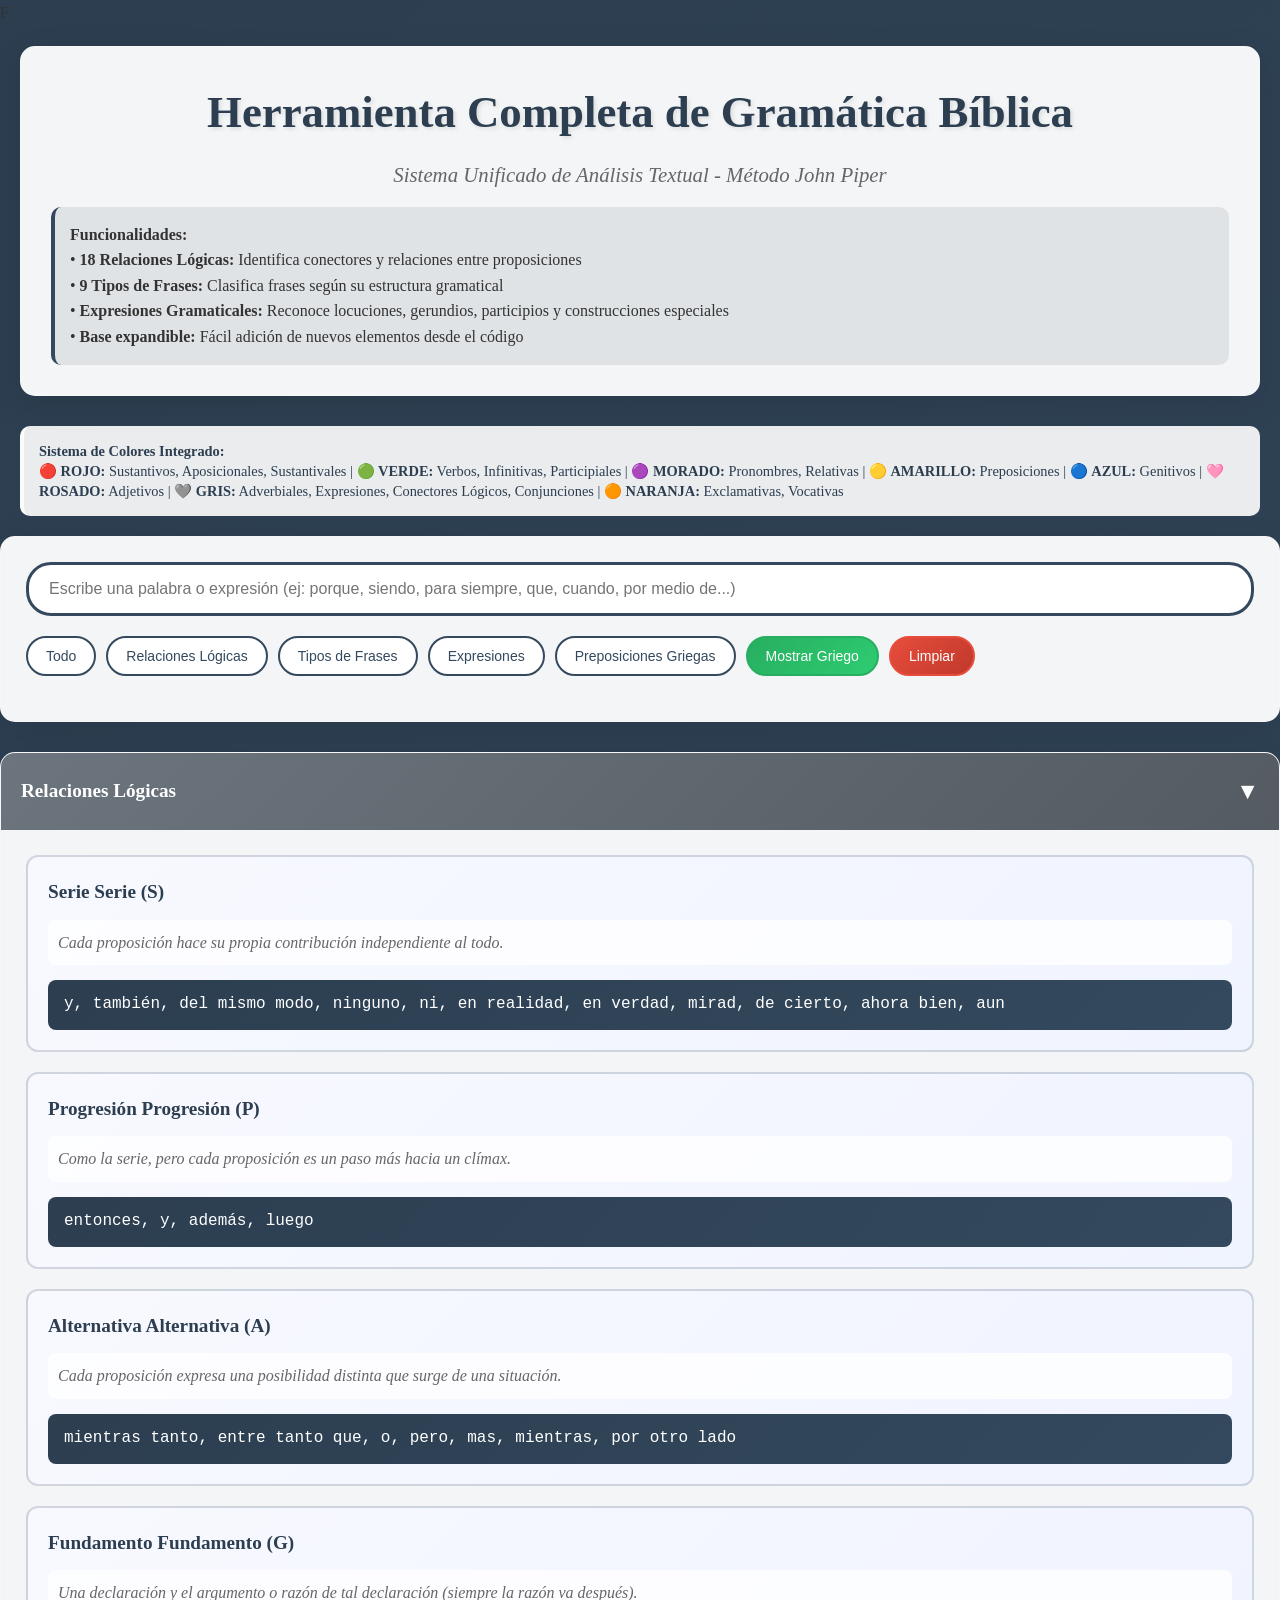
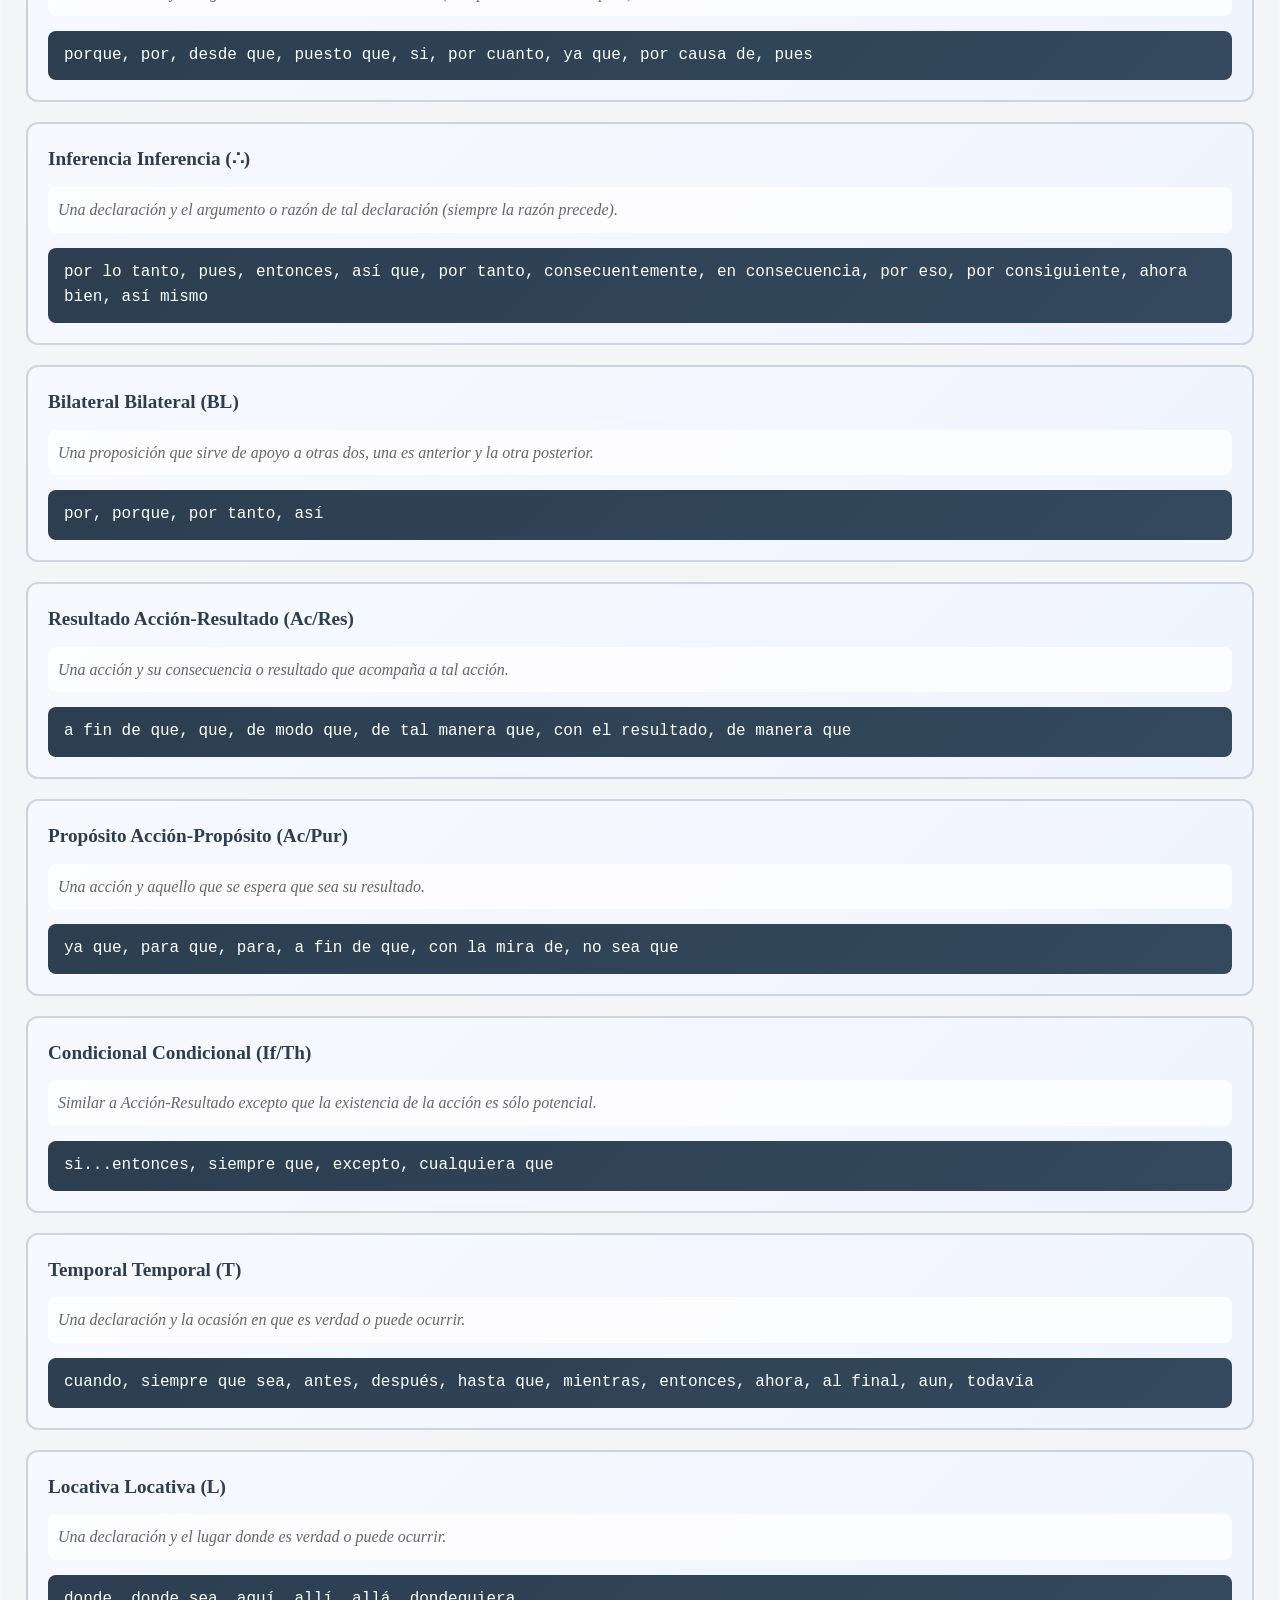
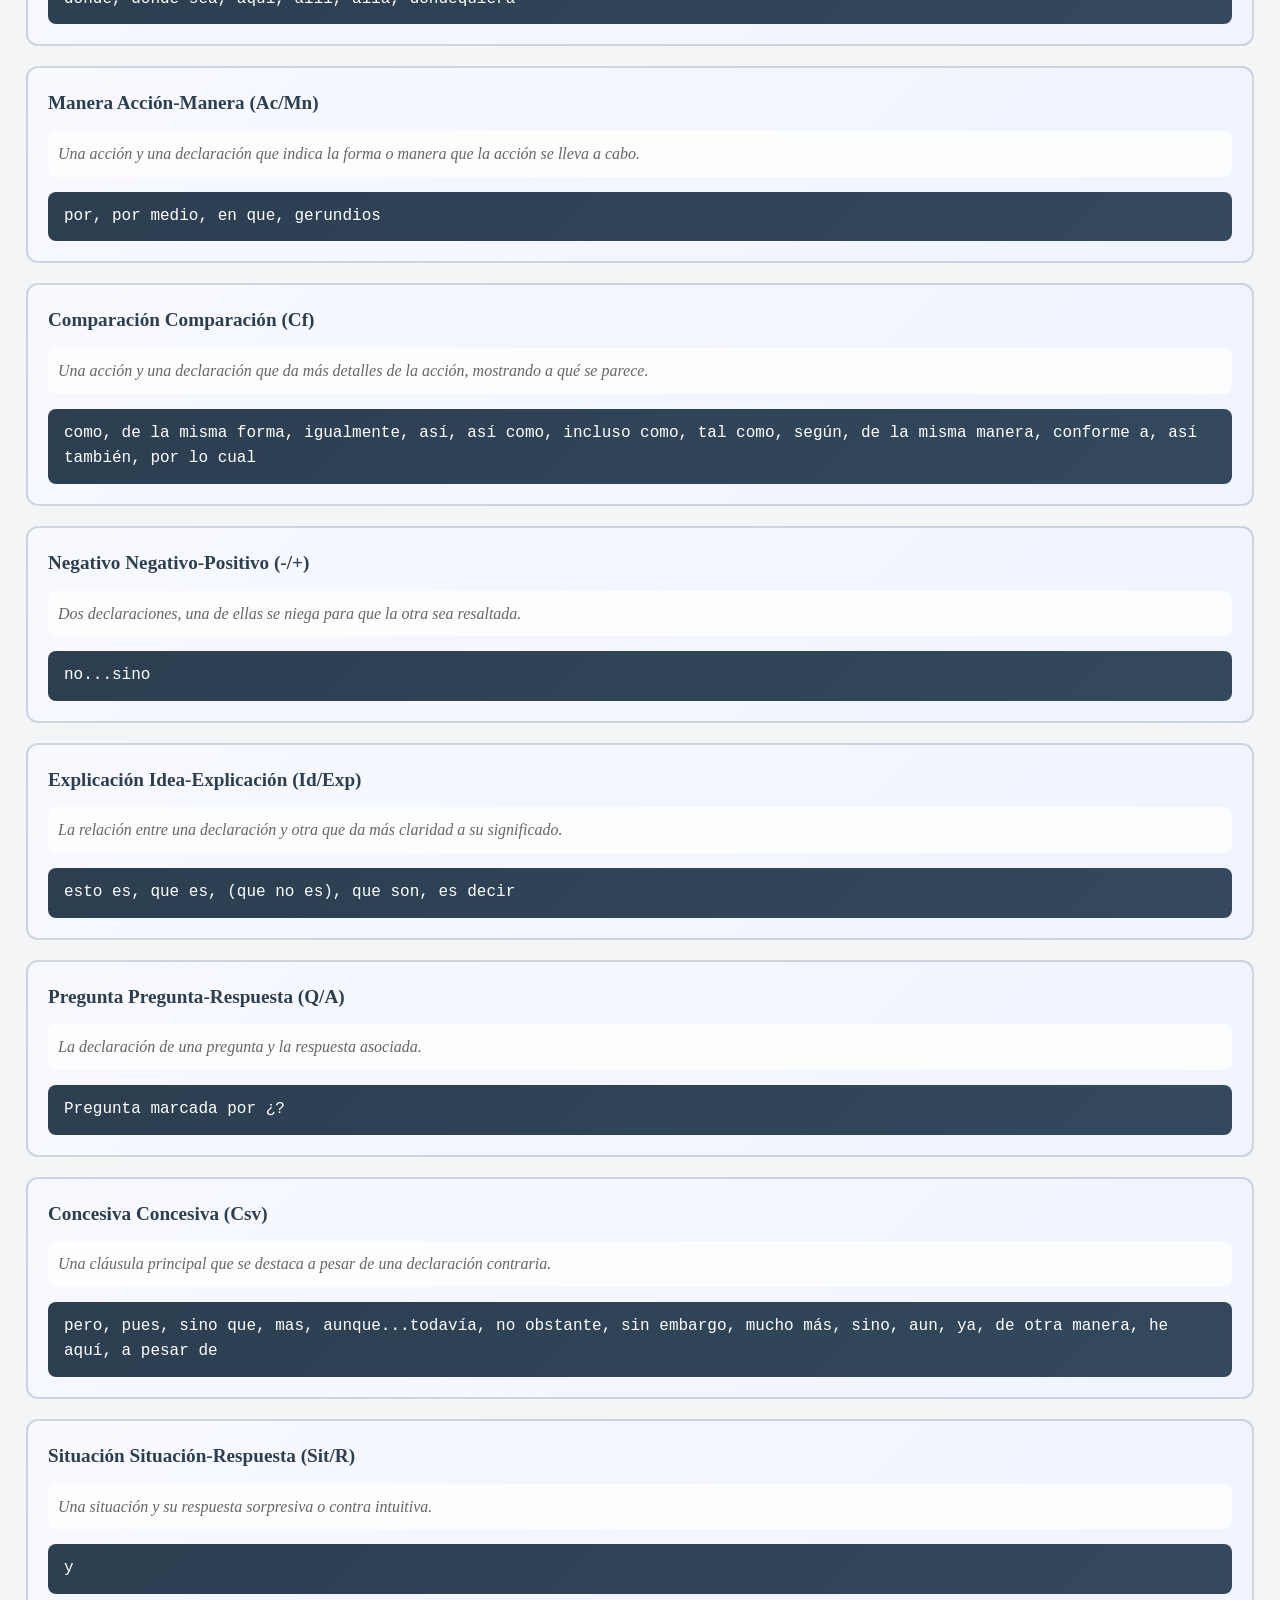
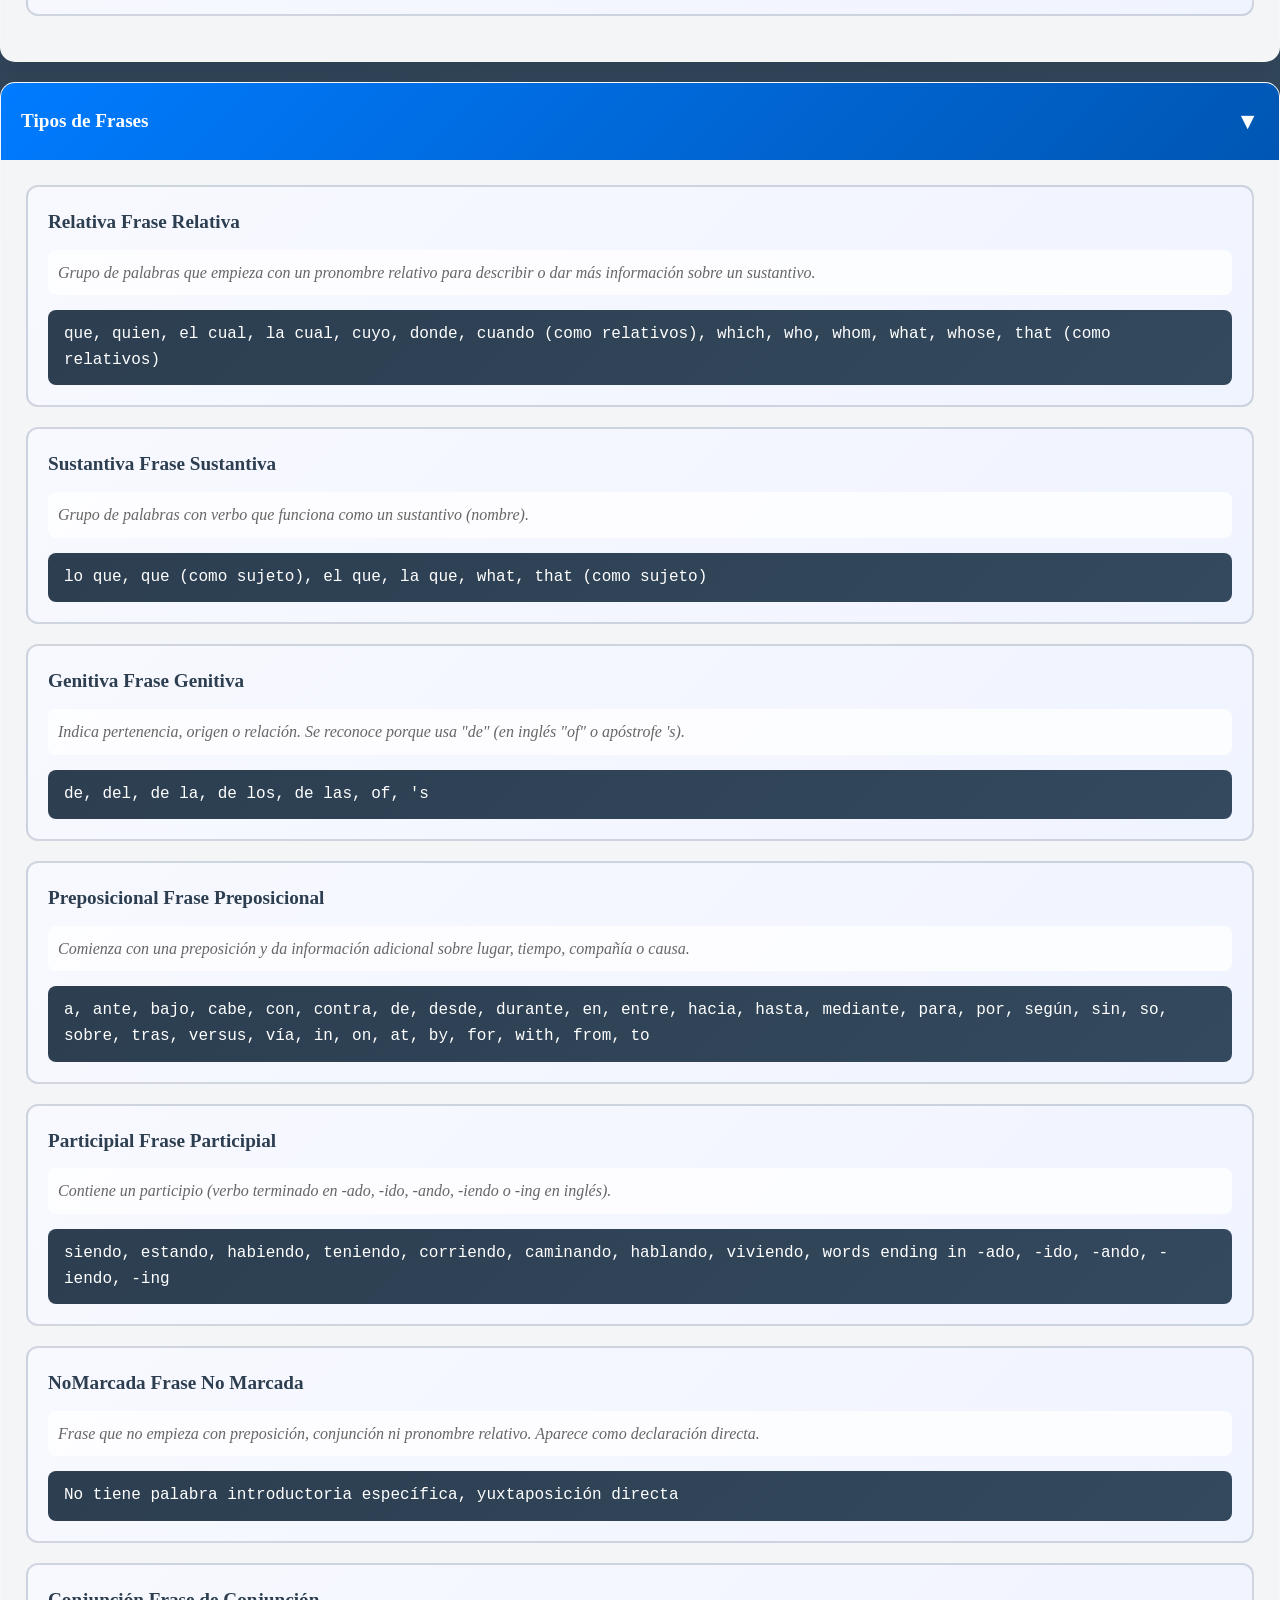
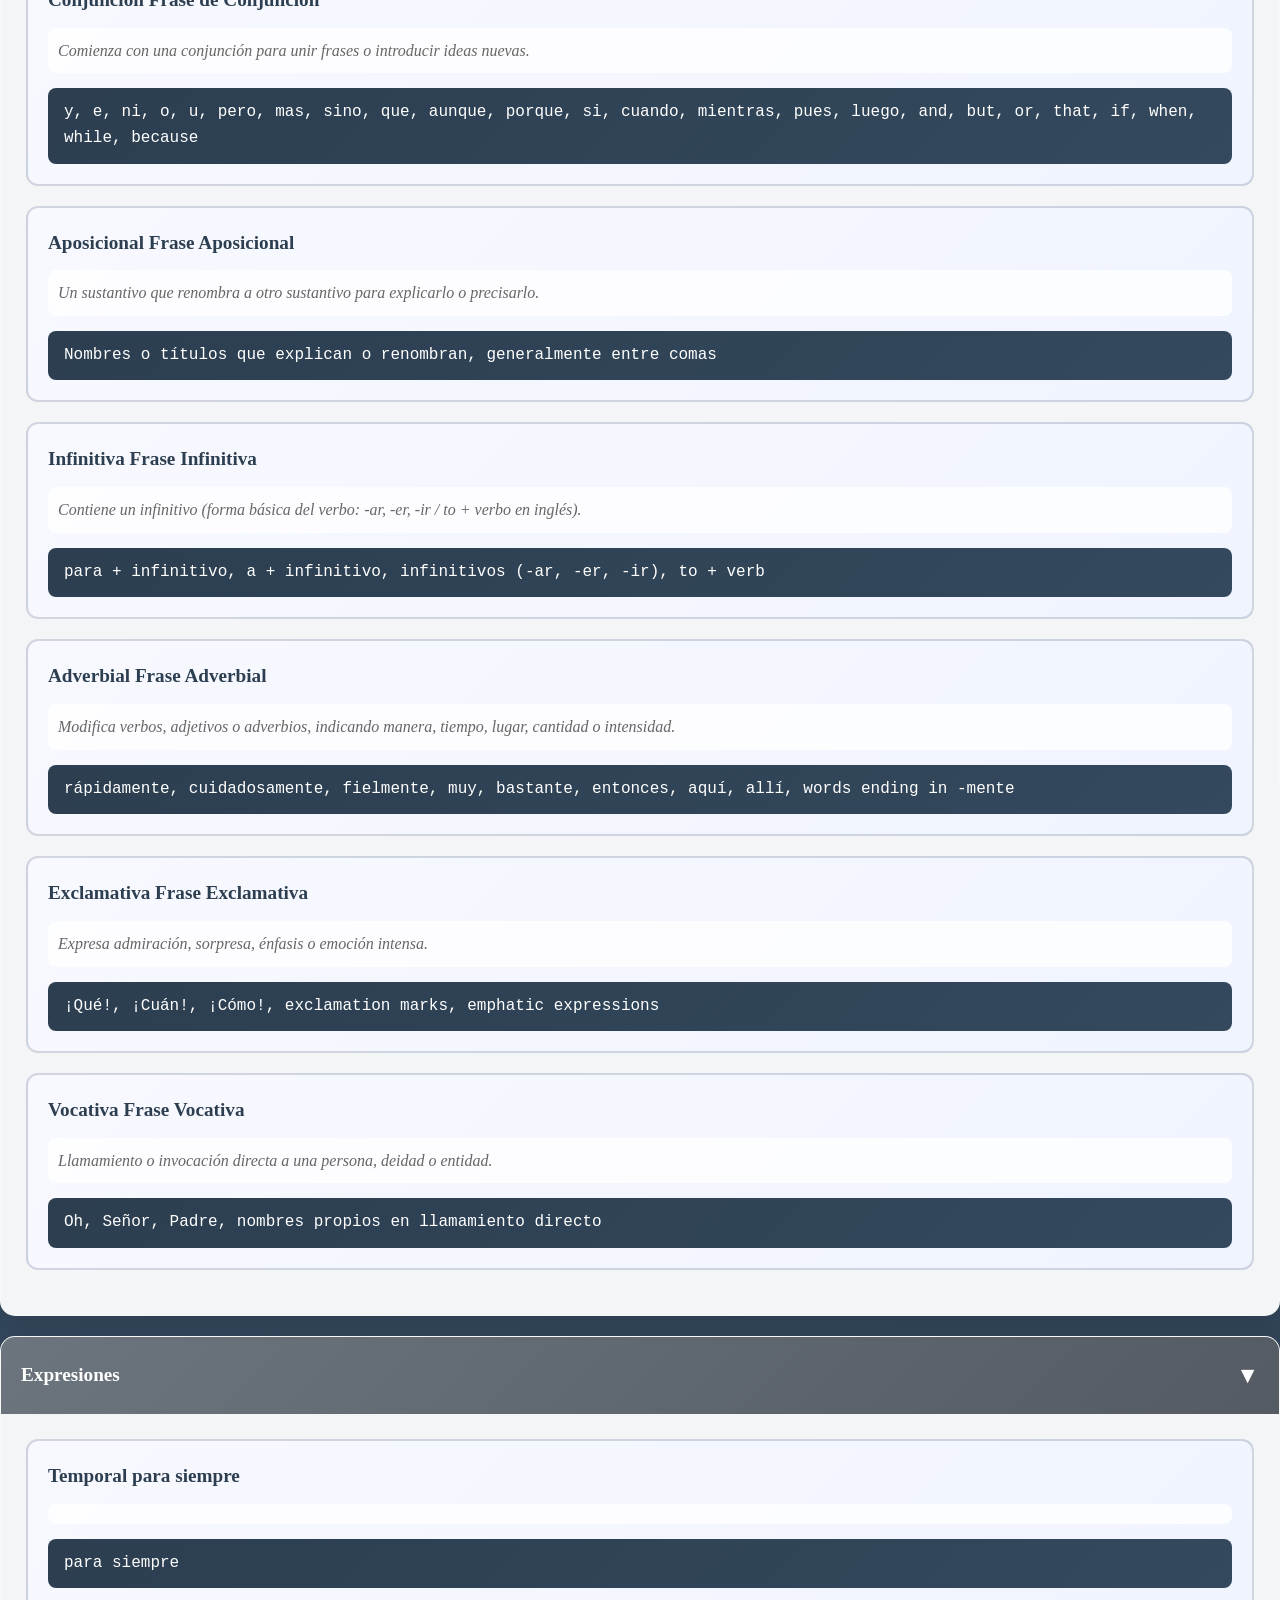
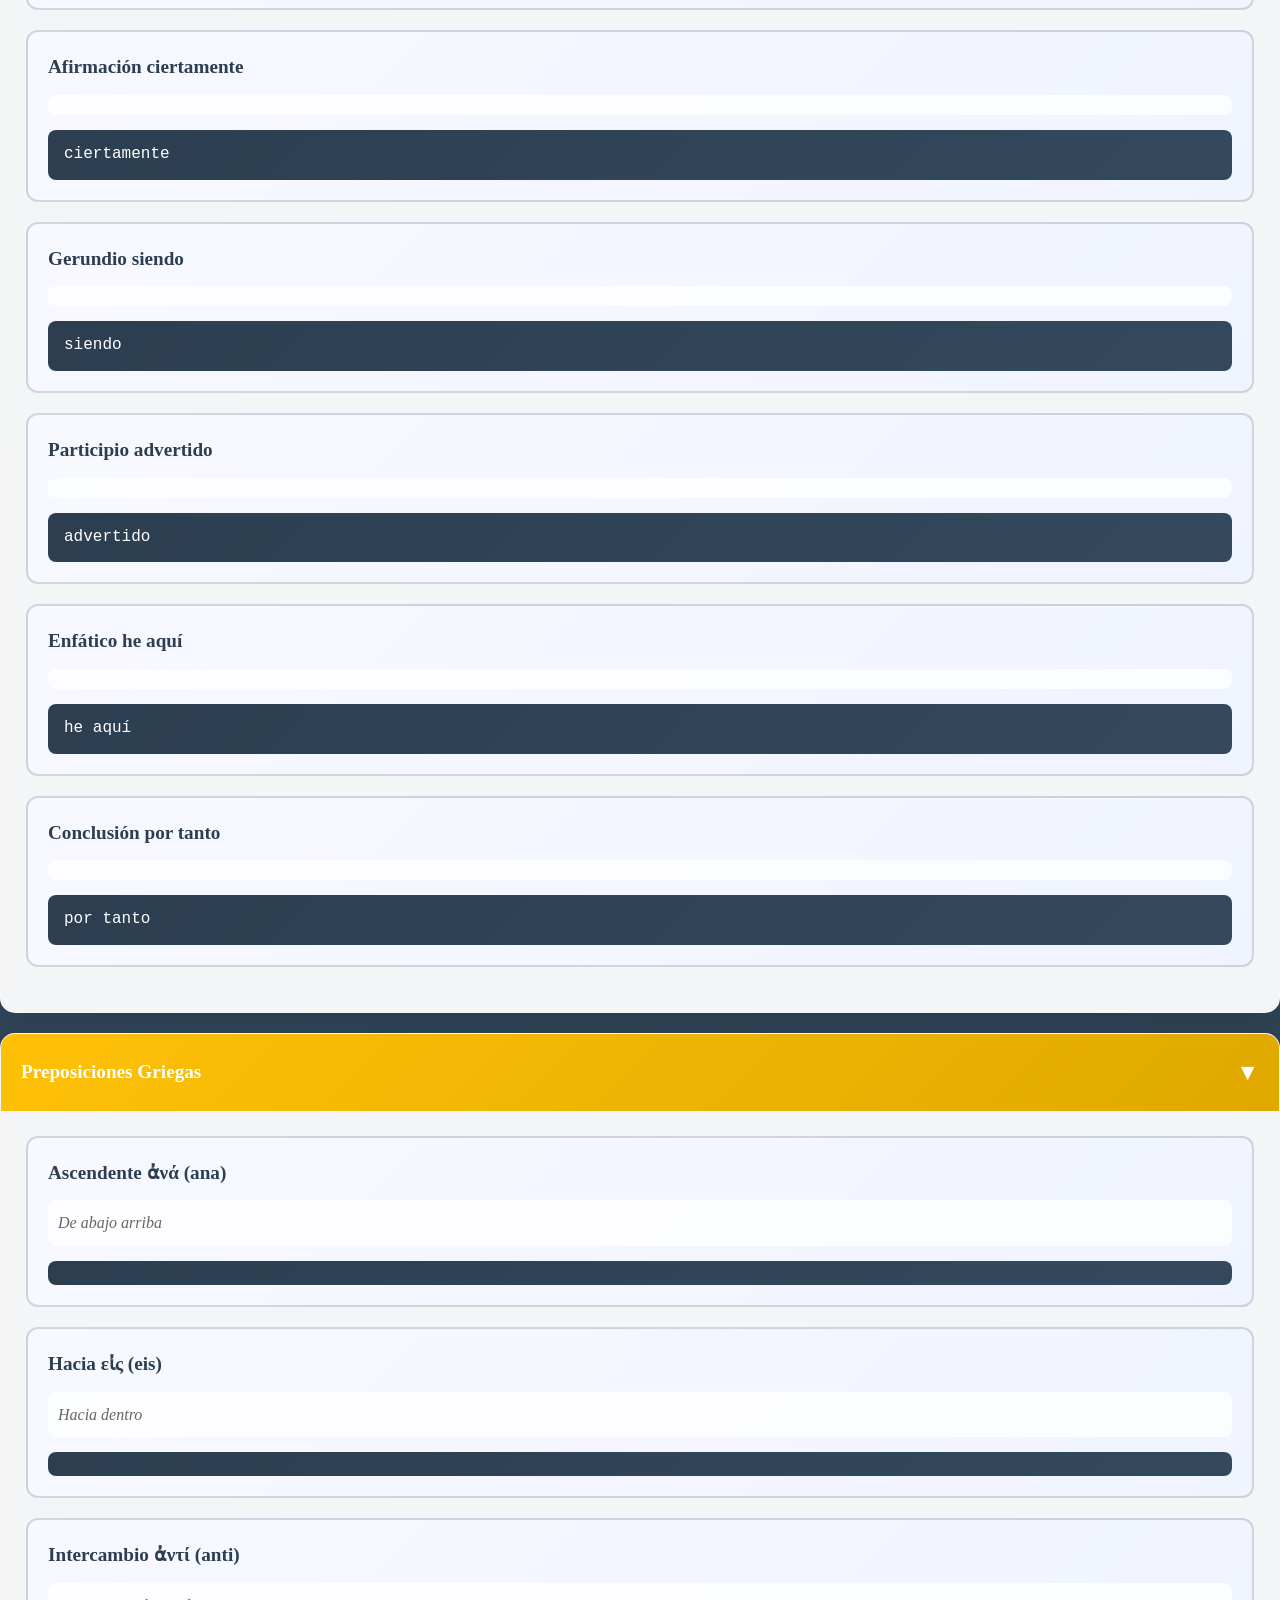
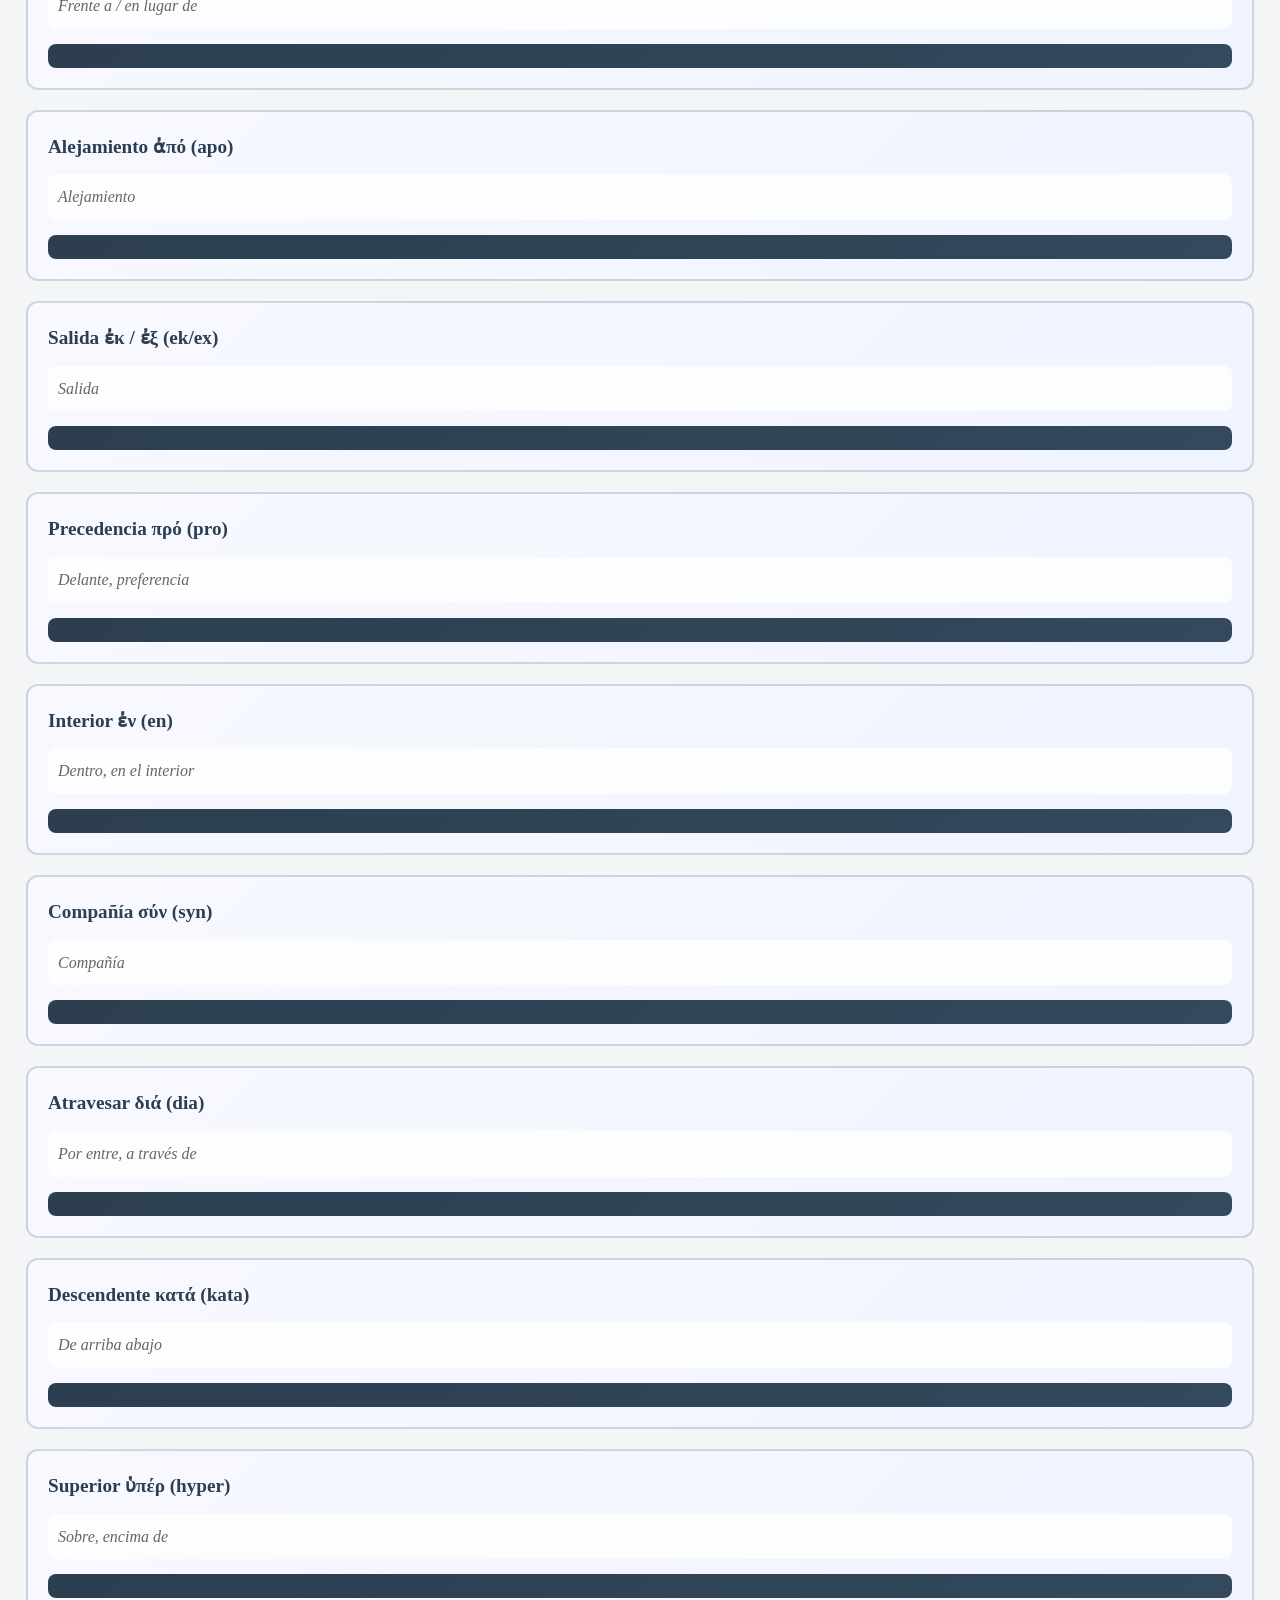
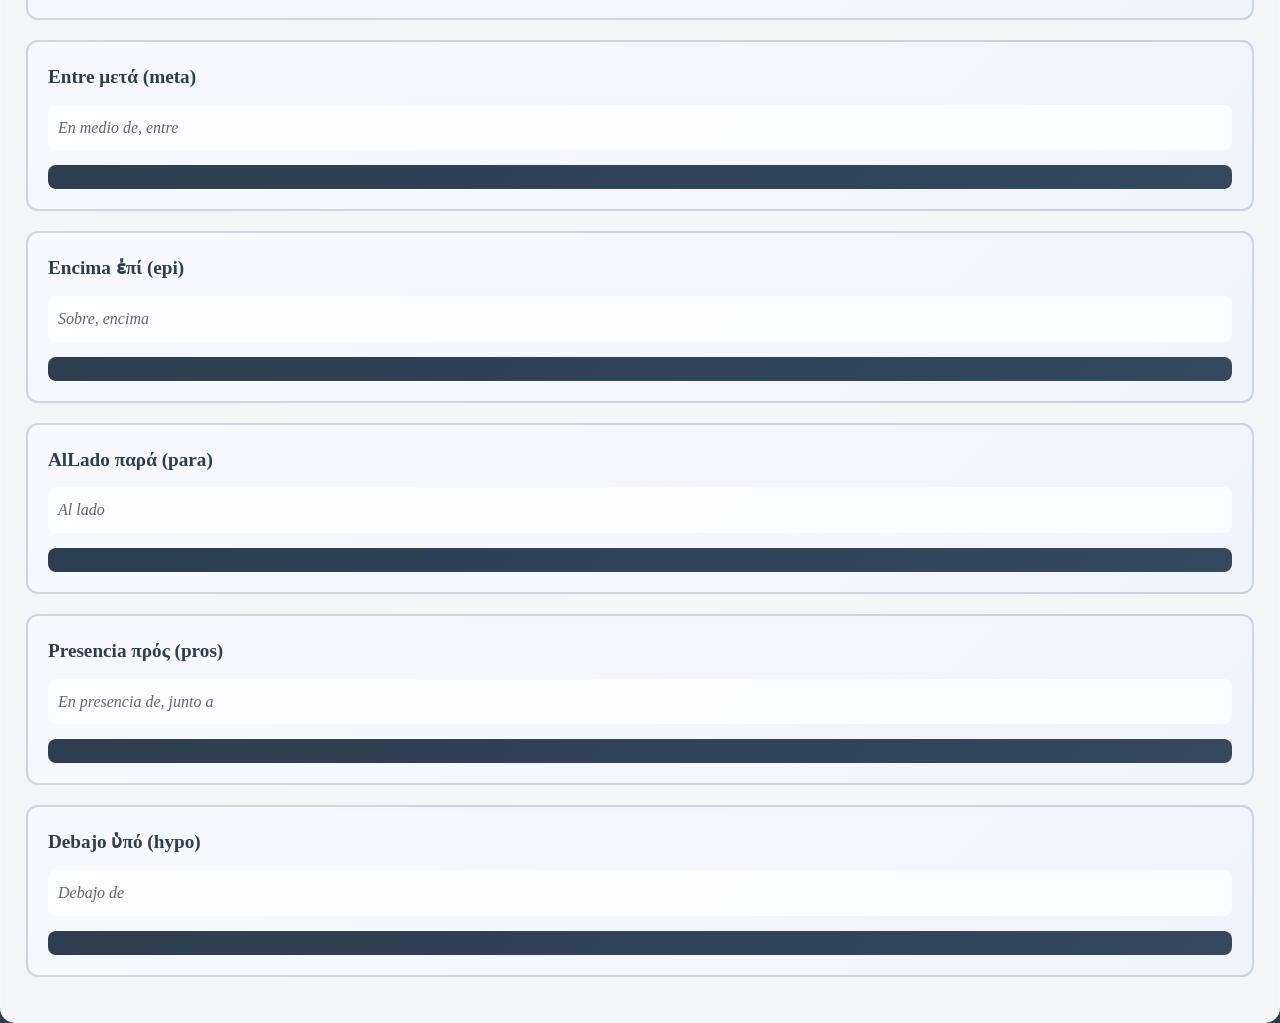
<file: Herramienta Gramatical.html>
F<!DOCTYPE html>
<html lang="es">
<head>
    <meta charset="UTF-8">
    <meta name="viewport" content="width=device-width, initial-scale=1.0">
    <title>Herramienta Completa de Gramática Bíblica</title>
    <style>
        * {
            margin: 0;
            padding: 0;
            box-sizing: border-box;
        }

        body {
            font-family: 'Georgia', 'Times New Roman', serif;
            background: linear-gradient(135deg, #2c3e50 0%, #34495e 50%, #2c3e50 100%);
            color: #333;
            line-height: 1.6;
            min-height: 100vh;
        }

        .container {
            max-width: 1400px;
            margin: 0 auto;
            padding: 20px;
        }

        .header {
            text-align: center;
            margin-bottom: 30px;
            background: rgba(255, 255, 255, 0.95);
            padding: 30px;
            border-radius: 15px;
            backdrop-filter: blur(10px);
            box-shadow: 0 8px 32px rgba(0,0,0,0.1);
            border: 1px solid rgba(255,255,255,0.2);
        }

        h1 {
            color: #2c3e50;
            font-size: 2.8em;
            margin-bottom: 10px;
            text-shadow: 2px 2px 4px rgba(0,0,0,0.1);
        }

        .subtitle {
            color: #666;
            font-style: italic;
            font-size: 1.3em;
            margin-bottom: 15px;
        }

        .method-info {
            background: rgba(52, 73, 94, 0.1);
            padding: 15px;
            border-radius: 10px;
            border-left: 4px solid #34495e;
            margin-top: 15px;
            text-align: left;
        }

        .search-section {
            background: rgba(255, 255, 255, 0.95);
            padding: 25px;
            border-radius: 15px;
            margin-bottom: 30px;
            backdrop-filter: blur(10px);
            box-shadow: 0 8px 32px rgba(0,0,0,0.1);
            border: 1px solid rgba(255,255,255,0.2);
        }

        .search-controls {
            display: flex;
            gap: 15px;
            margin-bottom: 20px;
            flex-wrap: wrap;
            align-items: center;
        }

        input[type="text"] {
            flex: 1;
            min-width: 300px;
            padding: 15px 20px;
            border: 3px solid #34495e;
            border-radius: 25px;
            font-size: 16px;
            background: rgba(255,255,255,0.9);
            backdrop-filter: blur(5px);
            transition: all 0.3s ease;
        }

        input[type="text"]:focus {
            outline: none;
            border-color: #2c3e50;
            box-shadow: 0 0 20px rgba(52, 73, 94, 0.3);
            transform: translateY(-2px);
        }

        .identification-result {
            background: linear-gradient(135deg, #2c3e50, #34495e);
            color: white;
            padding: 20px;
            border-radius: 15px;
            margin-bottom: 20px;
            display: none;
            animation: slideIn 0.3s ease;
        }

        @keyframes slideIn {
            from { opacity: 0; transform: translateY(-20px); }
            to { opacity: 1; transform: translateY(0); }
        }

        .identification-result.show {
            display: block;
        }

        .identification-header {
            font-size: 1.4em;
            font-weight: bold;
            margin-bottom: 15px;
            display: flex;
            align-items: center;
            gap: 10px;
        }

        .grammar-match {
            background: rgba(255,255,255,0.15);
            padding: 15px;
            border-radius: 10px;
            margin-bottom: 10px;
            border-left: 4px solid rgba(255,255,255,0.8);
        }



/* COLORES INTEGRADOS CON GUÍA BIBLEARC - ACTUALIZADO */
        .grammar-match.match-phrase-preposicional {
            background: linear-gradient(135deg, #ffc107, #e0a800);
            color: white;
        }
        .grammar-match.match-phrase-genitiva {
            background: linear-gradient(135deg, #007bff, #0056b3); /* AZUL */
            color: white;
        }
        .grammar-match.match-phrase-infinitiva {
            background: linear-gradient(135deg, #28a745, #1e7e34);
            color: white;
        }
        .grammar-match.match-phrase-conjuncion {
            background: linear-gradient(135deg, #6c757d, #545b62); /* GRIS */
            color: white;
        }
        .grammar-match.match-phrase-participial {
            background: linear-gradient(135deg, #28a745, #1e7e34);
            color: white;
        }
        .grammar-match.match-phrase-aposicional {
            background: linear-gradient(135deg, #dc3545, #bd2130);
            color: white;
        }
        .grammar-match.match-phrase-relativa {
            background: linear-gradient(135deg, #6f42c1, #5a32a3); /* MORADO */
            color: white;
        }
        .grammar-match.match-phrase-sustantival {
            background: linear-gradient(135deg, #dc3545, #bd2130);
            color: white;
        }
        .grammar-match.match-phrase-nomarcada {
            background: linear-gradient(135deg, #6c757d, #545b62);
            color: white;
        }
        .grammar-match.match-phrase-adverbial {
            background: linear-gradient(135deg, #6c757d, #545b62);
            color: white;
        }
        .grammar-match.match-phrase-exclamatory {
            background: linear-gradient(135deg, #fd7e14, #dc6502);
            color: white;
        }
        .grammar-match.match-phrase-vocative {
            background: linear-gradient(135deg, #fd7e14, #dc6502);
            color: white;
        }
        .grammar-match.match-relation-coordinada {
            background: linear-gradient(135deg, #6c757d, #545b62); /* GRIS */
            color: white;
        }
        .grammar-match.match-relation-subordinada {
            background: linear-gradient(135deg, #6c757d, #545b62); /* GRIS */
            color: white;
        }
        .grammar-match.match-expression {
            background: linear-gradient(135deg, #6c757d, #545b62);
            color: white;
        }
        .grammar-match.match-preposition {
            background: linear-gradient(135deg, #ffc107, #e0a800);
            color: white;
        }
        /* Clase adicional para adjetivos rosados */
        .grammar-match.match-phrase-adjetival {
            background: linear-gradient(135deg, #e91e63, #c2185b); /* ROSADO */
            color: white;
        }

        /* ANOTACIONES FRONTALES - ACTUALIZADO */
        .phrase-annotation {
            position: absolute;
            top: -10px;
            left: 15px;
            padding: 5px 10px;
            border-radius: 15px;
            font-weight: bold;
            font-size: 0.8em;
            color: white;
        }
        .ann-preposicional { background-color: #ffc107; }
        .ann-genitiva { background-color: #007bff; } /* AZUL */
        .ann-infinitiva { background-color: #28a745; }
        .ann-conjuncion { background-color: #6c757d; } /* GRIS */
        .ann-participial { background-color: #28a745; }
        .ann-aposicional { background-color: #dc3545; }
        .ann-relativa { background-color: #6f42c1; } /* MORADO */
        .ann-sustantival { background-color: #dc3545; }
        .ann-nomarcada { background-color: #6c757d; }
        .ann-adverbial { background-color: #6c757d; }
        .ann-exclamatory { background-color: #fd7e14; }
        .ann-vocative { background-color: #fd7e14; }
        .ann-adjetival { background-color: #e91e63; } /* ROSADO */


        .match-type {
            font-weight: bold;
            font-size: 1.1em;
            margin-bottom: 5px;
            display: flex;
            align-items: center;
            gap: 8px;
        }

        .match-details {
            font-size: 0.95em;
            opacity: 0.9;
            margin-bottom: 8px;
        }

        .match-function {
            font-style: italic;
            font-size: 0.9em;
            opacity: 0.85;
        }

        .filter-buttons {
            display: flex;
            gap: 10px;
            flex-wrap: wrap;
            margin-top: 15px;
        }

        .filter-btn {
            padding: 10px 18px;
            border: 2px solid #34495e;
            background: rgba(255,255,255,0.9);
            color: #34495e;
            border-radius: 25px;
            cursor: pointer;
            font-size: 14px;
            transition: all 0.3s ease;
            backdrop-filter: blur(5px);
        }

        .filter-btn:hover, .filter-btn.active {
            background: linear-gradient(135deg, #2c3e50, #34495e);
            color: white;
            transform: translateY(-2px);
            box-shadow: 0 4px 15px rgba(52, 73, 94, 0.3);
        }

        .special-btn {
            background: linear-gradient(135deg, #27ae60, #2ecc71);
            border-color: #27ae60;
            color: white;
        }

        .special-btn:hover {
            background: linear-gradient(135deg, #2ecc71, #27ae60);
            box-shadow: 0 4px 15px rgba(39, 174, 96, 0.3);
        }

        .clear-btn {
            background: linear-gradient(135deg, #e74c3c, #c0392b);
            border-color: #e74c3c;
            color: white;
        }

        .clear-btn:hover {
            background: linear-gradient(135deg, #c0392b, #a93226);
            box-shadow: 0 4px 15px rgba(231, 76, 60, 0.3);
        }

        .results-info {
            margin-bottom: 20px;
            font-weight: bold;
            color: #2c3e50;
            font-size: 1.1em;
        }

        .grammar-grid {
            display: grid;
            gap: 20px;
        }

        .grammar-section {
            background: rgba(255, 255, 255, 0.95);
            border-radius: 15px;
            backdrop-filter: blur(10px);
            overflow: hidden;
            box-shadow: 0 8px 32px rgba(0,0,0,0.1);
            border: 1px solid rgba(255,255,255,0.2);
            transition: all 0.3s ease;
        }

        .grammar-section:hover {
            transform: translateY(-5px);
            box-shadow: 0 15px 40px rgba(0,0,0,0.15);
        }

        .section-header {
            background: linear-gradient(135deg, #2c3e50, #34495e);
            color: white;
            padding: 20px;
            cursor: pointer;
            display: flex;
            justify-content: space-between;
            align-items: center;
            font-weight: bold;
            font-size: 1.2em;
        }

        .section-header:hover {
            background: linear-gradient(135deg, #34495e, #2c3e50);
        }

        .section-header.logical-relations {
            background: linear-gradient(135deg, #6c757d, #545b62); /* GRIS */
        }

        .section-header.phrase-types {
            background: linear-gradient(135deg, #007bff, #0056b3);
        }

        .section-header.expressions {
            background: linear-gradient(135deg, #6c757d, #545b62);
        }
        .section-header.prepositions {
            background: linear-gradient(135deg, #ffc107, #e0a800);
        }

        .toggle-icon {
            font-size: 1.2em;
            transition: transform 0.3s ease;
        }

        .section-header.collapsed .toggle-icon {
            transform: rotate(-90deg);
        }

        .section-content {
            padding: 25px;
            display: block;
        }

        .section-content.collapsed {
            display: none;
        }

        .grammar-item {
            background: linear-gradient(135deg, #f8f9ff, #f0f4ff);
            border: 2px solid rgba(52, 73, 94, 0.2);
            border-radius: 12px;
            padding: 20px;
            margin-bottom: 20px;
            transition: all 0.3s ease;
        }

        .grammar-item:hover {
            box-shadow: 0 8px 25px rgba(52, 73, 94, 0.15);
            transform: translateY(-3px);
            border-color: #34495e;
        }

        .grammar-item.highlighted {
            background: linear-gradient(135deg, #fff3cd, #ffeaa7);
            border-color: #f39c12;
            box-shadow: 0 8px 25px rgba(243, 156, 18, 0.2);
        }

        .item-title {
            font-weight: bold;
            color: #2c3e50;
            font-size: 1.2em;
            margin-bottom: 12px;
            display: flex;
            align-items: center;
            gap: 10px;
        }

        .item-icon {
            font-size: 1.4em;
        }

        .item-definition {
            color: #666;
            margin-bottom: 15px;
            font-style: italic;
            padding: 10px;
            background: rgba(255,255,255,0.8);
            border-radius: 8px;
        }

        .details-section {
            margin-bottom: 15px;
        }

        .details-title {
            font-weight: bold;
            color: #2c3e50;
            margin-bottom: 8px;
            display: flex;
            align-items: center;
            gap: 5px;
        }

        .details-content {
            background: linear-gradient(135deg, #2c3e50, #34495e);
            color: white;
            padding: 12px 16px;
            border-radius: 8px;
            font-family: 'Courier New', monospace;
            font-weight: 500;
        }

        .function-section {
            margin-bottom: 15px;
        }

        .function-text {
            background: rgba(52, 73, 94, 0.1);
            padding: 12px;
            border-radius: 8px;
            border-left: 4px solid #34495e;
            color: #2c3e50;
        }

        .example-section {
            background: rgba(52, 73, 94, 0.1);
            padding: 15px;
            border-radius: 10px;
            border-left: 4px solid #34495e;
        }

        .example-title {
            font-weight: bold;
            color: #34495e;
            margin-bottom: 8px;
            display: flex;
            align-items: center;
            gap: 5px;
        }

        .biblical-example {
            font-style: italic;
            margin-bottom: 8px;
            color: #2c3e50;
            background: rgba(255,255,255,0.7);
            padding: 8px;
            border-radius: 5px;
        }

        .common-example {
            color: #666;
            font-size: 0.95em;
        }

        .greek-section {
            background: rgba(52, 152, 219, 0.1);
            padding: 15px;
            border-radius: 10px;
            border-left: 4px solid #3498db;
            margin-bottom: 15px;
        }

        .greek-title {
            font-weight: bold;
            color: #3498db;
            margin-bottom: 8px;
            display: flex;
            align-items: center;
            gap: 5px;
        }

        .greek-content {
            background: #3498db;
            color: white;
            padding: 12px 16px;
            border-radius: 8px;
            font-family: 'Times New Roman', serif;
            font-size: 1.1em;
        }

        .morphology-section {
            background: rgba(155, 89, 182, 0.1);
            padding: 15px;
            border-radius: 10px;
            border-left: 4px solid #9b59b6;
            margin-bottom: 15px;
        }

        .morphology-title {
            font-weight: bold;
            color: #9b59b6;
            margin-bottom: 8px;
            display: flex;
            align-items: center;
            gap: 5px;
        }

        .morphology-content {
            background: #9b59b6;
            color: white;
            padding: 12px 16px;
            border-radius: 8px;
            font-weight: 500;
        }

        .importance-section {
            background: rgba(230, 126, 34, 0.1);
            padding: 15px;
            border-radius: 10px;
            border-left: 4px solid #e67e22;
        }

        .importance-title {
            font-weight: bold;
            color: #e67e22;
            margin-bottom: 8px;
            display: flex;
            align-items: center;
            gap: 5px;
        }

        .importance-content {
            color: #d35400;
            font-weight: 500;
        }

        .no-results {
            text-align: center;
            color: white;
            font-style: italic;
            padding: 40px;
            background: rgba(255,255,255,0.1);
            border-radius: 15px;
            backdrop-filter: blur(10px);
            font-size: 1.1em;
        }
.color-guide-info {
            background: rgba(255, 255, 255, 0.9);
            color: #2c3e50;
            padding: 15px;
            border-radius: 10px;
            border-left: 4px solid rgba(255, 255, 255, 0.8);
            margin-top: 15px;
            text-align: left;
            font-size: 0.9em;
            line-height: 1.4;
        }
        @media (max-width: 768px) {
            .container {
                padding: 10px;
            }
            
            .header h1 {
                font-size: 2rem;
            }
            
            .search-controls {
                flex-direction: column;
                align-items: stretch;
            }
            
            .filter-buttons {
                justify-content: center;
            }
            
            input[type="text"] {
                min-width: 100%;
            }
        }
    </style>
</head>
<body>
    <div class="container">
        <div class="header">
            <h1>Herramienta Completa de Gramática Bíblica</h1>
            <p class="subtitle">Sistema Unificado de Análisis Textual - Método John Piper</p>
            <div class="method-info">
                <strong>Funcionalidades:</strong><br>
                • <strong>18 Relaciones Lógicas:</strong> Identifica conectores y relaciones entre proposiciones<br>
                • <strong>9 Tipos de Frases:</strong> Clasifica frases según su estructura gramatical<br>
                • <strong>Expresiones Gramaticales:</strong> Reconoce locuciones, gerundios, participios y construcciones especiales<br>
                • <strong>Base expandible:</strong> Fácil adición de nuevos elementos desde el código
            </div>
        </div>
<div class="color-guide-info">
                <strong>Sistema de Colores Integrado:</strong><br>
                🔴 <strong>ROJO:</strong> Sustantivos, Aposicionales, Sustantivales | 
                🟢 <strong>VERDE:</strong> Verbos, Infinitivas, Participiales | 
                🟣 <strong>MORADO:</strong> Pronombres, Relativas | 
                🟡 <strong>AMARILLO:</strong> Preposiciones | 
                🔵 <strong>AZUL:</strong> Genitivos | 
                🩷 <strong>ROSADO:</strong> Adjetivos | 
                🩶 <strong>GRIS:</strong> Adverbiales, Expresiones, Conectores Lógicos, Conjunciones | 
                🟠 <strong>NARANJA:</strong> Exclamativas, Vocativas
            </div>
        </div>
        <div class="search-section">
            <div class="search-controls">
                <input type="text" id="searchInput" placeholder="Escribe una palabra o expresión (ej: porque, siendo, para siempre, que, cuando, por medio de...)" />
            </div>
            
            <div class="identification-result" id="identificationResult">
                <div class="identification-header">
                    <span>Elementos gramaticales identificados:</span>
                </div>
                <div id="matchedElements"></div>
            </div>

            <div class="filter-buttons">
                <button class="filter-btn" data-filter="all">Todo</button>
                <button class="filter-btn" data-filter="logical-relations">Relaciones Lógicas</button>
                <button class="filter-btn" data-filter="phrase-types">Tipos de Frases</button>
                <button class="filter-btn" data-filter="expressions">Expresiones</button>
                <button class="filter-btn" data-filter="prepositions">Preposiciones Griegas</button>
                <button class="filter-btn special-btn" id="greekToggle">Mostrar Griego</button>
                <button class="filter-btn clear-btn" onclick="clearSearch()">Limpiar</button>
            </div>
            
            <div class="results-info" id="resultsInfo"></div>
        </div>

        <div class="grammar-grid" id="grammarGrid">
            <!-- El contenido se generará dinámicamente -->
        </div>

        <div class="no-results" id="noResults" style="display: none;">
            No se encontraron elementos gramaticales para tu búsqueda.
        </div>
    </div>

    <script>
        // =============================================================================
        // CONFIGURACIÓN DE DATOS - FÁCIL DE MODIFICAR
        // =============================================================================
        
        // 1. RELACIONES LÓGICAS COORDINADAS
        const coordinadas = [
            {
                id: 'serie',
                title: 'Serie (S)',
                icon: 'Serie',
                description: 'Cada proposición hace su propia contribución independiente al todo.',
                connectors: 'y, también, del mismo modo, ninguno, ni, en realidad, en verdad, mirad, de cierto, ahora bien, aun',
                greekConnectors: 'καί, δέ, τε, οὐδέ, οὐδείς, ἀληθῶς, ἰδοῦ, ἀμήν, νῦν δέ',
                example: 'amonestando a todos los hombres, y enseñando a todos los hombres con toda sabiduría (Colosenses 1:28).',
                category: 'logical-relations',
                subcategory: 'coordinadas',
                keywords: ['y', 'también', 'del mismo modo', 'ninguno', 'ni', 'en realidad', 'en verdad', 'mirad', 'de cierto', 'ahora bien', 'aun']
            },
            {
                id: 'progresion',
                title: 'Progresión (P)',
                icon: 'Progresión',
                description: 'Como la serie, pero cada proposición es un paso más hacia un clímax.',
                connectors: 'entonces, y, además, luego',
                greekConnectors: 'τότε, καί, ἔτι, εἶτα',
                example: 'primero la hoja, luego la espiga, y después el grano maduro en la espiga. (Marcos 4:28).',
                category: 'logical-relations',
                subcategory: 'coordinadas',
                keywords: ['entonces', 'además', 'luego']
            },
            {
                id: 'alternativa',
                title: 'Alternativa (A)',
                icon: 'Alternativa',
                description: 'Cada proposición expresa una posibilidad distinta que surge de una situación.',
                connectors: 'mientras tanto, entre tanto que, o, pero, mas, mientras, por otro lado',
                greekConnectors: 'ἐν τῷ μεταξύ, ἕως, ἤ, δέ, ἀλλά',
                example: '¿Eres tú el que ha de venir, o esperaremos a otro? (Mateo 11:3).',
                category: 'logical-relations',
                subcategory: 'coordinadas',
                keywords: ['mientras tanto', 'entre tanto que', 'o', 'pero', 'mas', 'mientras', 'por otro lado']
            }
        ];

        // 2. RELACIONES LÓGICAS SUBORDINADAS (15 relaciones para completar las 18)
        const subordinadas = [
            // POR DECLARACIÓN DISTINTA
            {
                id: 'fundamento',
                title: 'Fundamento (G)',
                icon: 'Fundamento',
                description: 'Una declaración y el argumento o razón de tal declaración (siempre la razón va después).',
                connectors: 'porque, por, desde que, puesto que, si, por cuanto, ya que, por causa de, pues',
                greekConnectors: 'γάρ, ὅτι, ἐπεί, διότι',
                example: 'No temáis, porque he aquí, os traigo buenas nuevas de gran gozo (Lucas 2:10).',
                category: 'logical-relations',
                subcategory: 'subordinadas',
                keywords: ['porque', 'por', 'desde que', 'puesto que', 'si', 'por cuanto', 'ya que', 'por causa de', 'pues']
            },
            {
                id: 'inferencia',
                title: 'Inferencia (∴)',
                icon: 'Inferencia',
                description: 'Una declaración y el argumento o razón de tal declaración (siempre la razón precede).',
                connectors: 'por lo tanto, pues, entonces, así que, por tanto, consecuentemente, en consecuencia, por eso, por consiguiente, ahora bien, así mismo',
                greekConnectors: 'οὖν, διό, ὅπως',
                example: 'No he hallado en El ningún delito digno de muerte; por tanto, le castigaré y le soltaré. (Lucas 23:22).',
                category: 'logical-relations',
                subcategory: 'subordinadas',
                keywords: ['por lo tanto', 'pues', 'entonces', 'así que', 'por tanto', 'consecuentemente', 'en consecuencia', 'por eso', 'por consiguiente', 'ahora bien', 'así mismo']
            },
            {
                id: 'bilateral',
                title: 'Bilateral (BL)',
                icon: 'Bilateral',
                description: 'Una proposición que sirve de apoyo a otras dos, una es anterior y la otra posterior.',
                connectors: 'por, porque, por tanto, así',
                greekConnectors: 'γάρ, ὅτι, ἐπεί, διότι, οὖν, διό, ὅπως',
                example: 'no pudieron beber las aguas de Mara porque eran amargas; por tanto al lugar le pusieron el nombre de Mara. (Éxodo 15:23).',
                category: 'logical-relations',
                subcategory: 'subordinadas',
                keywords: ['por', 'porque', 'por tanto', 'así']
            },
            {
                id: 'accion-resultado',
                title: 'Acción-Resultado (Ac/Res)',
                icon: 'Resultado',
                description: 'Una acción y su consecuencia o resultado que acompaña a tal acción.',
                connectors: 'a fin de que, que, de modo que, de tal manera que, con el resultado, de manera que',
                greekConnectors: 'ὥστε',
                example: 'se desató una gran tormenta en el mar, de modo que las olas cubrían la barca (Mateo 8:24).',
                category: 'logical-relations',
                subcategory: 'subordinadas',
                keywords: ['a fin de que', 'que', 'de modo que', 'de tal manera que', 'con el resultado', 'de manera que']
            },
            {
                id: 'accion-proposito',
                title: 'Acción-Propósito (Ac/Pur)',
                icon: 'Propósito',
                description: 'Una acción y aquello que se espera que sea su resultado.',
                connectors: 'ya que, para que, para, a fin de que, con la mira de, no sea que',
                greekConnectors: 'ἵνα',
                example: 'Esto lo digo para que nadie os engañe (Colosenses 2:4).',
                category: 'logical-relations',
                subcategory: 'subordinadas',
                keywords: ['ya que', 'para que', 'para', 'a fin de que', 'con la mira de', 'no sea que']
            },
            {
                id: 'condicional',
                title: 'Condicional (If/Th)',
                icon: 'Condicional',
                description: 'Similar a Acción-Resultado excepto que la existencia de la acción es sólo potencial.',
                connectors: 'si...entonces, siempre que, excepto, cualquiera que',
                greekConnectors: 'εἰ, ἐάν, εἴτε, ἆρα',
                example: 'si hubiera algún otro daño, entonces pondrás como castigo vida por vida (Éxodo 21:23).',
                category: 'logical-relations',
                subcategory: 'subordinadas',
                keywords: ['si entonces', 'siempre que', 'excepto', 'cualquiera que', 'si']
            },
            {
                id: 'temporal',
                title: 'Temporal (T)',
                icon: 'Temporal',
                description: 'Una declaración y la ocasión en que es verdad o puede ocurrir.',
                connectors: 'cuando, siempre que sea, antes, después, hasta que, mientras, entonces, ahora, al final, aun, todavía',
                greekConnectors: 'ὅταν, ὅτε, πρίν',
                example: 'Y cuando ayunéis, no pongáis cara triste (Mateo 6:16).',
                category: 'logical-relations',
                subcategory: 'subordinadas',
                keywords: ['cuando', 'siempre que sea', 'antes', 'después', 'hasta que', 'mientras', 'entonces', 'ahora', 'al final', 'aun', 'todavía']
            },
            {
                id: 'locativa',
                title: 'Locativa (L)',
                icon: 'Locativa',
                description: 'Una declaración y el lugar donde es verdad o puede ocurrir.',
                connectors: 'donde, donde sea, aquí, allí, allá, dondequiera',
                greekConnectors: 'ὅπου',
                example: 'adonde tú vayas, iré yo (Rut 1:16).',
                category: 'logical-relations',
                subcategory: 'subordinadas',
                keywords: ['donde', 'donde sea', 'aquí', 'allí', 'allá', 'dondequiera']
            },
            // POR REITERACIÓN
            {
                id: 'accion-manera',
                title: 'Acción-Manera (Ac/Mn)',
                icon: 'Manera',
                description: 'Una acción y una declaración que indica la forma o manera que la acción se lleva a cabo.',
                connectors: 'por, por medio, en que, gerundios',
                greekConnectors: 'διά',
                example: 'no dejó de dar testimonio de sí mismo, haciendo bien y dándoos lluvias del cielo (Hechos 14:17).',
                category: 'logical-relations',
                subcategory: 'subordinadas',
                keywords: ['por', 'por medio', 'en que', 'gerundios', 'haciendo', 'siendo', 'estando']
            },
            {
                id: 'comparacion',
                title: 'Comparación (Cf)',
                icon: 'Comparación',
                description: 'Una acción y una declaración que da más detalles de la acción, mostrando a qué se parece.',
                connectors: 'como, de la misma forma, igualmente, así, así como, incluso como, tal como, según, de la misma manera, conforme a, así también, por lo cual',
                greekConnectors: 'ὡς, καθώς',
                example: 'Sed imitadores de mí, como también yo lo soy de Cristo. (1 Corintios 11:1).',
                category: 'logical-relations',
                subcategory: 'subordinadas',
                keywords: ['como', 'de la misma forma', 'igualmente', 'así', 'así como', 'incluso como', 'tal como', 'según', 'de la misma manera', 'conforme a', 'así también']
            },
            {
                id: 'negativo-positivo',
                title: 'Negativo-Positivo (-/+)',
                icon: 'Negativo',
                description: 'Dos declaraciones, una de ellas se niega para que la otra sea resaltada.',
                connectors: 'no...sino',
                greekConnectors: 'ἀλλά',
                example: 'no seáis necios, sino entended cuál es la voluntad del Señor. (Efesios 5:17).',
                category: 'logical-relations',
                subcategory: 'subordinadas',
                keywords: ['no sino', 'sino', 'pero no']
            },
            {
                id: 'idea-explicacion',
                title: 'Idea-Explicación (Id/Exp)',
                icon: 'Explicación',
                description: 'La relación entre una declaración y otra que da más claridad a su significado.',
                connectors: 'esto es, que es, (que no es), que son, es decir',
                greekConnectors: 'ὅτι, γάρ, ἵνα',
                example: 'hasta que pereció toda la nación, es decir, los hombres de guerra que salieron de Egipto (Josué 5:6).',
                category: 'logical-relations',
                subcategory: 'subordinadas',
                keywords: ['esto es', 'que es', 'que no es', 'que son', 'es decir']
            },
            {
                id: 'pregunta-respuesta',
                title: 'Pregunta-Respuesta (Q/A)',
                icon: 'Pregunta',
                description: 'La declaración de una pregunta y la respuesta asociada.',
                connectors: 'Pregunta marcada por ¿?',
                greekConnectors: 'Signo de interrogación',
                example: '¿qué dice la Escritura? Y creyó Abraham a Dios, y le fue contado por justicia. (Romanos 4:3).',
                category: 'logical-relations',
                subcategory: 'subordinadas',
                keywords: ['qué', 'quién', 'cómo', 'cuándo', 'dónde', 'por qué']
            },
            // POR DECLARACIÓN CONTRARIA
            {
                id: 'concesiva',
                title: 'Concesiva (Csv)',
                icon: 'Concesiva',
                description: 'Una cláusula principal que se destaca a pesar de una declaración contraria.',
                connectors: 'pero, pues, sino que, mas, aunque...todavía, no obstante, sin embargo, mucho más, sino, aun, ya, de otra manera, he aquí, a pesar de',
                greekConnectors: 'δέ, πλήν',
                example: 'siempre estaré listo para recordaros estas cosas, aunque vosotros ya las sabéis (2 Pedro 1:12).',
                category: 'logical-relations',
                subcategory: 'subordinadas',
                keywords: ['pero', 'pues', 'sino que', 'mas', 'aunque', 'no obstante', 'sin embargo', 'mucho más', 'sino', 'aun', 'ya', 'de otra manera', 'he aquí', 'a pesar de']
            },
            {
                id: 'situacion-respuesta',
                title: 'Situación-Respuesta (Sit/R)',
                icon: 'Situación',
                description: 'Una situación y su respuesta sorpresiva o contra intuitiva.',
                connectors: 'y',
                greekConnectors: 'καί',
                example: '¡Cuántas veces quise juntar a tus hijos, como la gallina junta sus pollitos debajo de sus alas, y no quisiste! (Mateo 23:37).',
                category: 'logical-relations',
                subcategory: 'subordinadas',
                keywords: ['y respuesta inesperada', 'pero respuesta contraria']
            }
        ];

        // 3. TIPOS DE FRASES
        const phraseTypes = [
            {
                id: 'relative',
                title: 'Frase Relativa',
                icon: 'Relativa',
                description: 'Grupo de palabras que empieza con un pronombre relativo para describir o dar más información sobre un sustantivo.',
                indicators: 'que, quien, el cual, la cual, cuyo, donde, cuando (como relativos), which, who, whom, what, whose, that (como relativos)',
                function: 'Describe o define un sustantivo que las precede. Conecta la frase con el sustantivo anterior.',
                biblicalExample: '"lo que ha sido concebido en ella es del Espíritu Santo" (Mateo 1:20)',
                commonExample: '"La mujer que canta es mi madre", "El hombre quien ayudó fue Pedro"',
                category: 'phrase-types',
                subcategory: 'basic',
                keywords: ['que', 'quien', 'el cual', 'la cual', 'cuyo', 'donde', 'cuando', 'which', 'who', 'whom', 'what', 'whose', 'that']
            },
            {
                id: 'substantival',
                title: 'Frase Sustantiva',
                icon: 'Sustantiva',
                description: 'Grupo de palabras con verbo que funciona como un sustantivo (nombre).',
                indicators: 'lo que, que (como sujeto), el que, la que, what, that (como sujeto)',
                function: 'Puede ser sujeto, objeto o complemento en la oración. Funciona como si fuera un nombre.',
                biblicalExample: '"La prueba de vuestra fe produce paciencia" (Santiago 1:3)',
                commonExample: '"Que ames a Dios es lo más importante", "No entiendo lo que dices"',
                category: 'phrase-types',
                subcategory: 'basic',
                keywords: ['lo que', 'el que', 'la que', 'what', 'that']
            },
            {
                id: 'genitive',
                title: 'Frase Genitiva',
                icon: 'Genitiva',
                description: 'Indica pertenencia, origen o relación. Se reconoce porque usa "de" (en inglés "of" o apóstrofe \'s).',
                indicators: 'de, del, de la, de los, de las, of, \'s',
                function: 'Responde a las preguntas "¿de quién?" o "¿de qué?". Expresa posesión, origen o relación.',
                biblicalExample: '"fuente de salvación eterna" (Hebreos 5:9)',
                commonExample: '"El libro de María", "La paz de Dios"',
                category: 'phrase-types',
                subcategory: 'basic',
                keywords: ['de', 'del', 'de la', 'de los', 'de las', 'of']
            },
            {
                id: 'prepositional',
                title: 'Frase Preposicional',
                icon: 'Preposicional',
                description: 'Comienza con una preposición y da información adicional sobre lugar, tiempo, compañía o causa.',
                indicators: 'a, ante, bajo, cabe, con, contra, de, desde, durante, en, entre, hacia, hasta, mediante, para, por, según, sin, so, sobre, tras, versus, vía, in, on, at, by, for, with, from, to',
                function: 'Proporciona información adicional sobre lugar, tiempo, compañía, causa, manera o instrumento.',
                biblicalExample: '"en un sueño el ángel se le apareció" (Mateo 1:20)',
                commonExample: '"Vive en la ciudad", "Caminó con su amigo"',
                category: 'phrase-types',
                subcategory: 'structural',
                keywords: [
                    'a', 'ante', 'bajo', 'cabe', 'con', 'contra', 'de', 'desde', 
                    'durante', 'en', 'entre', 'hacia', 'hasta', 'mediante', 'para', 
                    'por', 'según', 'sin', 'so', 'sobre', 'tras', 'versus', 'vía',
                    'in', 'on', 'at', 'by', 'for', 'with', 'from', 'to'
                ]
            },
            {
                id: 'participle',
                title: 'Frase Participial',
                icon: 'Participial',
                description: 'Contiene un participio (verbo terminado en -ado, -ido, -ando, -iendo o -ing en inglés).',
                indicators: 'siendo, estando, habiendo, teniendo, corriendo, caminando, hablando, viviendo, words ending in -ado, -ido, -ando, -iendo, -ing',
                function: 'Describe cómo está alguien, en qué condición se encuentra, o cómo se realiza una acción.',
                biblicalExample: '"José, siendo un hombre justo..." (Mateo 1:19)',
                commonExample: '"Los niños, cansados, se durmieron", "Corriendo hacia casa, tropezó"',
                category: 'phrase-types',
                subcategory: 'descriptive',
                keywords: ['siendo', 'estando', 'habiendo', 'teniendo', 'corriendo', 'caminando', 'hablando', 'viviendo', 'ando', 'iendo', 'ado', 'ido', 'ing']
            },
            {
                id: 'unmarked',
                title: 'Frase No Marcada',
                icon: 'NoMarcada',
                description: 'Frase que no empieza con preposición, conjunción ni pronombre relativo. Aparece como declaración directa.',
                indicators: 'No tiene palabra introductoria específica, yuxtaposición directa',
                function: 'Aparece como declaración directa o yuxtaposición (colocada junto a otra sin nexo conector).',
                biblicalExample: '"Perseguiré, alcanzaré, repartiré el botín..." (Éxodo 15:9)',
                commonExample: '"Mañana temprano, reunión", "Él agotado, ella feliz"',
                category: 'phrase-types',
                subcategory: 'descriptive',
                keywords: ['yuxtaposición', 'declaración', 'directa']
            },
            {
                id: 'conjunction',
                title: 'Frase de Conjunción',
                icon: 'Conjunción',
                description: 'Comienza con una conjunción para unir frases o introducir ideas nuevas.',
                indicators: 'y, e, ni, o, u, pero, mas, sino, que, aunque, porque, si, cuando, mientras, pues, luego, and, but, or, that, if, when, while, because',
                function: 'Une frases o introduce ideas nuevas. Establece relaciones lógicas entre proposiciones.',
                biblicalExample: '"Y José hizo como el ángel mandó" (Mateo 1:24)',
                commonExample: '"Y llamó su nombre Jesús", "Pero no tuvo miedo"',
                category: 'phrase-types',
                subcategory: 'structural',
                keywords: [
                    'y', 'e', 'ni', 'o', 'u', 'pero', 'mas', 'sino', 'que', 
                    'aunque', 'porque', 'si', 'cuando', 'mientras', 'pues', 'luego',
                    'and', 'but', 'or', 'that', 'if', 'when', 'while', 'because'
                ]
            },
            {
                id: 'appositional',
                title: 'Frase Aposicional',
                icon: 'Aposicional',
                description: 'Un sustantivo que renombra a otro sustantivo para explicarlo o precisarlo.',
                indicators: 'Nombres o títulos que explican o renombran, generalmente entre comas',
                function: 'Explica o precisa el sustantivo anterior. Proporciona información adicional sobre la identidad.',
                biblicalExample: '"José, hijo de David..." (Mateo 1:20)',
                commonExample: '"Pedro, apóstol de Jesucristo", "Madrid, capital de España"',
                category: 'phrase-types',
                subcategory: 'descriptive',
                keywords: ['hijo de', 'apóstol de', 'rey de', 'ciudad de', 'presidente de', 'capital de']
            },
            {
                id: 'infinitive',
                title: 'Frase Infinitiva',
                icon: 'Infinitiva',
                description: 'Contiene un infinitivo (forma básica del verbo: -ar, -er, -ir / to + verbo en inglés).',
                indicators: 'para + infinitivo, a + infinitivo, infinitivos (-ar, -er, -ir), to + verb',
                function: 'Expresa propósito, resultado o contenido. Indica la intención o meta de una acción.',
                biblicalExample: '"do not fear to take Mary as your wife" (Mateo 1:20)',
                commonExample: '"No temas tomar a María", "Salió a buscar ayuda"',
                category: 'phrase-types',
                subcategory: 'structural',
                keywords: ['para', 'a', 'tomar', 'hacer', 'ser', 'estar', 'ir', 'venir', 'to', 'ar', 'er', 'ir']
            },
            {
                id: 'adverbial',
                title: 'Frase Adverbial',
                icon: 'Adverbial',
                description: 'Modifica verbos, adjetivos o adverbios, indicando manera, tiempo, lugar, cantidad o intensidad.',
                indicators: 'rápidamente, cuidadosamente, fielmente, muy, bastante, entonces, aquí, allí, words ending in -mente',
                function: 'Modifica la acción del verbo o intensifica adjetivos y otros adverbios.',
                biblicalExample: '"Respondió Jesús inmediatamente" (Marcos 1:43)',
                commonExample: '"Habló claramente", "Muy importante", "Bastante difícil"',
                category: 'phrase-types',
                subcategory: 'descriptive',
                keywords: ['rápidamente', 'cuidadosamente', 'fielmente', 'inmediatamente', 'claramente', 'muy', 'bastante', 'entonces', 'aquí', 'allí', 'mente']
            },
            {
                id: 'exclamatory',
                title: 'Frase Exclamativa',
                icon: 'Exclamativa',
                description: 'Expresa admiración, sorpresa, énfasis o emoción intensa.',
                indicators: '¡Qué!, ¡Cuán!, ¡Cómo!, exclamation marks, emphatic expressions',
                function: 'Expresan admiración, énfasis, sorpresa o emoción fuerte.',
                biblicalExample: '"¡Cuán hermosos son sobre los montes los pies del que trae alegres nuevas!" (Isaías 52:7)',
                commonExample: '"¡Qué grande es Dios!", "¡Cuán misericordioso!", "¡Cómo ama!"',
                category: 'phrase-types',
                subcategory: 'emphatic',
                keywords: ['qué', 'cuán', 'cómo', 'quién', 'cuánto', 'cuánta', 'cuántos', 'cuántas']
            },
            {
                id: 'vocative',
                title: 'Frase Vocativa',
                icon: 'Vocativa',
                description: 'Llamamiento o invocación directa a una persona, deidad o entidad.',
                indicators: 'Oh, Señor, Padre, nombres propios en llamamiento directo',
                function: 'Invoca, llama o se dirige directamente a alguien. Función de llamamiento.',
                biblicalExample: '"Oh Señor, Dios nuestro" (Salmo 8:1)', 
                commonExample: '"Padre nuestro", "Oh Dios", "Señor Jesús"',
                category: 'phrase-types',
                subcategory: 'emphatic',
                keywords: ['oh', 'señor', 'padre', 'dios', 'jesús', 'cristo', 'maestro']
            }
        ];

        // 4. PREPOSICIONES GRIEGAS
        const greekPrepositions = [
            { id: 'ana', title: 'ἀνά (ana)', icon: 'Ascendente', greekText: 'ἀνά', latinEquivalent: 'per, super', basicMeaning: 'De abajo arriba', withAccusative: 'Hacia arriba, durante (distributivo)', withGenitive: 'No se usa comúnmente', biblicalExamples: 'ἀνὰ μέσον (en medio de)', function: 'Expresa movimiento ascendente o distribución', category: 'prepositions', keywords: ['ana', 'ἀνά'] },
            { id: 'eis', title: 'εἰς (eis)', icon: 'Hacia', greekText: 'εἰς', latinEquivalent: 'in (+ ac.)', basicMeaning: 'Hacia dentro', withAccusative: 'A, adentro, hacia (dirección)', withGenitive: 'No se usa', biblicalExamples: 'εἰς τὸν οὐρανόν', function: 'Indica dirección hacia el interior', category: 'prepositions', keywords: ['eis', 'εἰς'] },
            { id: 'anti', title: 'ἀντί (anti)', icon: 'Intercambio', greekText: 'ἀντί', latinEquivalent: 'contra, pro', basicMeaning: 'Frente a / en lugar de', withAccusative: 'No se usa comúnmente', withGenitive: 'En vez de, en lugar de, por', biblicalExamples: 'ἀντὶ τούτων', function: 'Expresa substitución o intercambio', category: 'prepositions', keywords: ['anti', 'ἀντί'] },
            { id: 'apo', title: 'ἀπό (apo)', icon: 'Alejamiento', greekText: 'ἀπό', latinEquivalent: 'a, ab', basicMeaning: 'Alejamiento', withAccusative: 'No se usa', withGenitive: 'De, desde, lejos de', biblicalExamples: 'ἀπὸ τῶν οὐρανῶν', function: 'Indica origen o separación', category: 'prepositions', keywords: ['apo', 'ἀπό'] },
            { id: 'ek', title: 'ἐκ / ἐξ (ek/ex)', icon: 'Salida', greekText: 'ἐκ / ἐξ', latinEquivalent: 'ex, e', basicMeaning: 'Salida', withAccusative: 'No se usa', withGenitive: 'De, de dentro, fuera de', biblicalExamples: 'ἐκ τῆς καρδίας', function: 'Expresa salida del interior o origen', category: 'prepositions', keywords: ['ek', 'ex', 'ἐκ', 'ἐξ'] },
            { id: 'pro', title: 'πρό (pro)', icon: 'Precedencia', greekText: 'πρό', latinEquivalent: 'pro, prae', basicMeaning: 'Delante, preferencia', withAccusative: 'No se usa comúnmente', withGenitive: 'Ante, antes de, en pro de', biblicalExamples: 'πρὸ τῶν αἰώνων', function: 'Indica anterioridad temporal o espacial', category: 'prepositions', keywords: ['pro', 'πρό'] },
            { id: 'en', title: 'ἐν (en)', icon: 'Interior', greekText: 'ἐν', latinEquivalent: 'in (+ ab.)', basicMeaning: 'Dentro, en el interior', withAccusative: 'No se usa', withGenitive: 'No se usa', withDative: 'En, dentro de, por medio de', biblicalExamples: 'ἐν τῷ κόσμῳ', function: 'Indica ubicación interior o instrumento', category: 'prepositions', keywords: ['en', 'ἐν'] },
            { id: 'syn', title: 'σύν (syn)', icon: 'Compañía', greekText: 'σύν', latinEquivalent: 'cum', basicMeaning: 'Compañía', withAccusative: 'No se usa', withGenitive: 'No se usa', withDative: 'Con, junto con', biblicalExamples: 'σὺν αὐτῷ', function: 'Expresa compañía o asociación', category: 'prepositions', keywords: ['syn', 'σύν'] },
            { id: 'dia', title: 'διά (dia)', icon: 'Atravesar', greekText: 'διά', latinEquivalent: 'per, di-, dis-', basicMeaning: 'Por entre, a través de', withAccusative: 'Por (causa de)', withGenitive: 'Por, a través de, por medio de', biblicalExamples: 'διὰ τοῦτο, διὰ τῆς πίστεως', function: 'Indica medio, causa o paso a través', category: 'prepositions', keywords: ['dia', 'διά'] },
            { id: 'kata', title: 'κατά (kata)', icon: 'Descendente', greekText: 'κατά', latinEquivalent: 'per, ad, secundum', basicMeaning: 'De arriba abajo', withAccusative: 'Hacia abajo, según', withGenitive: 'De (arriba abajo), contra', biblicalExamples: 'κατὰ σάρκα', function: 'Expresa conformidad o oposición', category: 'prepositions', keywords: ['kata', 'κατά'] },
            { id: 'hyper', title: 'ὑπέρ (hyper)', icon: 'Superior', greekText: 'ὑπέρ', latinEquivalent: 'super', basicMeaning: 'Sobre, encima de', withAccusative: 'Más (allá) de', withGenitive: 'Sobre, a favor de, en nombre de', biblicalExamples: 'ὑπὲρ ἡμῶν', function: 'Indica superioridad o representación', category: 'prepositions', keywords: ['hyper', 'ὑπέρ'] },
            { id: 'meta', title: 'μετά (meta)', icon: 'Entre', greekText: 'μετά', latinEquivalent: 'inter, cum, post, trans', basicMeaning: 'En medio de, entre', withAccusative: 'Después de', withGenitive: 'Con, en medio de', biblicalExamples: 'μετὰ ταῦτα, μεθ᾽ αὐτοῦ', function: 'Expresa compañía o posterioridad', category: 'prepositions', keywords: ['meta', 'μετά'] },
            { id: 'epi', title: 'ἐπί (epi)', icon: 'Encima', greekText: 'ἐπί', latinEquivalent: 'in, super', basicMeaning: 'Sobre, encima', withAccusative: 'A, hacia; por, contra', withGenitive: 'Sobre, a, en (tiempo)', withDative: 'Sobre, en, junto a', biblicalExamples: 'ἐπὶ τῆς γῆς', function: 'Indica posición superior o dirección', category: 'prepositions', keywords: ['epi', 'ἐπί'] },
            { id: 'para', title: 'παρά (para)', icon: 'AlLado', greekText: 'παρά', latinEquivalent: 'apud, ad', basicMeaning: 'Al lado', withAccusative: 'A, hacia, a lo largo de', withGenitive: 'De parte de', withDative: 'Junto a, al lado de', biblicalExamples: 'παρὰ θεοῦ', function: 'Indica proximidad o origen', category: 'prepositions', keywords: ['para', 'παρά'] },
            { id: 'pros', title: 'πρός (pros)', icon: 'Presencia', greekText: 'πρός', latinEquivalent: 'ad', basicMeaning: 'En presencia de, junto a', withAccusative: 'A, hacia, contra, para', withGenitive: 'No se usa comúnmente', withDative: 'De lado de, de parte de', biblicalExamples: 'πρὸς τὸν θεόν', function: 'Indica dirección o relación', category: 'prepositions', keywords: ['pros', 'πρός'] },
            { id: 'hypo', title: 'ὑπό (hypo)', icon: 'Debajo', greekText: 'ὑπό', latinEquivalent: 'sub', basicMeaning: 'Debajo de', withAccusative: 'Bajo, hacia', withGenitive: 'Bajo, por (agente)', biblicalExamples: 'ὑπὸ τὸν οὐρανόν', function: 'Indica posición inferior o agente', category: 'prepositions', keywords: ['hypo', 'ὑπό'] }
        ];

        // 5. EXPRESIONES GRAMATICALES
        const grammaticalExpressions = [
            { id: 'para_siempre', title: 'para siempre', icon: 'Temporal', expression: 'para siempre', morphology: 'Locución adverbial de tiempo.', function: 'Expresa tiempo indefinido.', example: 'Tu misericordia es "para siempre"', importance: 'Indica duración.', category: 'expressions', keywords: ['para siempre'] },
            { id: 'ciertamente', title: 'ciertamente', icon: 'Afirmación', expression: 'ciertamente', morphology: 'Adverbio de afirmación.', function: 'Refuerza veracidad.', example: '"Ciertamente" llevaré tu carga', importance: 'Intensifica.', category: 'expressions', keywords: ['ciertamente'] },
            { id: 'siendo', title: 'siendo', icon: 'Gerundio', expression: 'siendo', morphology: 'Gerundio de "ser".', function: 'Marca proceso.', example: 'Noé, "siendo" advertido…', importance: 'Forma no personal.', category: 'expressions', keywords: ['siendo'] },
            { id: 'advertido', title: 'advertido', icon: 'Participio', expression: 'advertido', morphology: 'Participio de "advertir".', function: 'Voz pasiva / adjetivo.', example: '"Advertido" por Dios', importance: 'Pasiva progresiva.', category: 'expressions', keywords: ['advertido'] },
            { id: 'he_aqui', title: 'he aquí', icon: 'Enfático', expression: 'he aquí', morphology: 'Locución presentativa.', function: 'Introduce anuncio.', example: '"He aquí" yo estoy con vosotros', importance: 'Marcador de atención.', category: 'expressions', keywords: ['he aquí'] },
            { id: 'por_tanto', title: 'por tanto', icon: 'Conclusión', expression: 'por tanto', morphology: 'Locución consecutiva.', function: 'Introduce conclusión.', example: '"Por tanto", id y haced discípulos', importance: 'Nexo lógico.', category: 'expressions', keywords: ['por tanto'] }
        ];

        // 6. MORFOLOGÍA ESPAÑOLA
        const morfologiaEspanola = [
            { id: 'pron_personal', title: 'Pronombre Personal', icon: '👤', description: 'Sustituye al sujeto u objeto.', indicators: 'yo, me, le, les, se', function: 'Núcleo del sujeto u objeto.', category: 'morphology', keywords: ['yo', 'me', 'le', 'les', 'se', 'ellos', 'nosotros'] },
            { id: 'pron_relativo', title: 'Pronombre Relativo', icon: '🔗', description: 'Se refiere a un antecedente.', indicators: 'que, cual, quien', function: 'Introduce subordinada adjetiva.', category: 'morphology', keywords: ['que', 'cual', 'quien'] },
            { id: 'adv_negacion', title: 'Adverbio de Negación', icon: '🚫', description: 'Niega la acción.', indicators: 'no, nunca, jamás', function: 'Modifica el verbo.', category: 'morphology', keywords: ['no', 'nunca', 'jamás'] },
            { id: 'adj_calificativo', title: 'Adjetivo', icon: '🎨', description: 'Expresa cualidades.', indicators: 'santo, justo, grande', function: 'Modifica al sustantivo.', category: 'morphology', keywords: ['santo', 'justo', 'grande', 'bueno', 'malo'] }
        ];

        // =============================================================================
        // LÓGICA DE LA APLICACIÓN
        // =============================================================================
        let currentFilter = 'all';
        let searchTerm = '';
        let showGreek = false;

        function identifyGrammarElements(input) {
            if (!input.trim()) return [];
            const inputLower = input.toLowerCase().trim();
            const matches = [];

            const allData = [...coordinadas, ...subordinadas, ...phraseTypes, ...grammaticalExpressions, ...greekPrepositions, ...morfologiaEspanola];

            allData.forEach(item => {
                if (item.keywords && item.keywords.some(k => k.toLowerCase() === inputLower)) {
                    matches.push(item);
                }
            });

            return matches;
        }

        function renderIdentification(matches) {
            const resultDiv = document.getElementById('identificationResult');
            const matchedDiv = document.getElementById('matchedElements');
            
            if (matches.length > 0) {
                matchedDiv.innerHTML = matches.map(match => {
                    let colorClass = 'match-expression';
                    let annotation = '';
                    
                    if (match.category === 'phrase-types') {
                        switch(match.id) {
                            case 'prepositional': colorClass = 'match-phrase-preposicional'; annotation = 'P'; break;
                            case 'genitive': colorClass = 'match-phrase-genitiva'; annotation = 'G'; break;
                            case 'infinitive': colorClass = 'match-phrase-infinitiva'; annotation = 'I'; break;
                            case 'conjunction': colorClass = 'match-phrase-conjuncion'; annotation = 'C'; break;
                            case 'participle': colorClass = 'match-phrase-participial'; annotation = 'Part'; break;
                            case 'appositional': colorClass = 'match-phrase-aposicional'; annotation = 'Ap'; break;
                            case 'relative': colorClass = 'match-phrase-relativa'; annotation = 'R'; break;
                            case 'substantival': colorClass = 'match-phrase-sustantival'; annotation = 'S'; break;
                            case 'adverbial': colorClass = 'match-phrase-adverbial'; annotation = 'Adv'; break;
                            case 'exclamatory': colorClass = 'match-phrase-exclamatory'; annotation = 'Exc'; break;
                            case 'vocative': colorClass = 'match-phrase-vocative'; annotation = 'Voc'; break;
                        }
                    } else if (match.category === 'logical-relations') {
                        colorClass = 'match-relation-coordinada';
                    } else if (match.category === 'prepositions') {
                        colorClass = 'match-phrase-preposicional';
                    } else if (match.category === 'morphology') {
                        if (match.id.startsWith('pron_')) colorClass = 'match-phrase-relativa';
                        else if (match.id.startsWith('adj_')) colorClass = 'match-phrase-adjetival';
                        else if (match.id.startsWith('adv_')) colorClass = 'match-phrase-adverbial';
                    }

                    const annTag = annotation ? `<div class="phrase-annotation ann-${match.id || 'default'}">${annotation}</div>` : '';
                    
                    return `
                        <div class="grammar-match ${colorClass}">
                            ${annTag}
                            <div class="match-type">${match.icon || ''} ${match.title}</div>
                            <div class="match-details">${match.indicators || match.connectors || match.expression || ''}</div>
                            <div class="match-function">${match.description || match.function || ''}</div>
                        </div>
                    `;
                }).join('');
                resultDiv.classList.add('show');
            } else {
                resultDiv.classList.remove('show');
            }
        }

        function renderGrammarElements() {
            const grid = document.getElementById('grammarGrid');
            grid.innerHTML = '';
            
            const sections = [
                { id: 'logical-relations', title: 'Relaciones Lógicas', data: [...coordinadas, ...subordinadas], class: 'logical-relations' },
                { id: 'phrase-types', title: 'Tipos de Frases', data: phraseTypes, class: 'phrase-types' },
                { id: 'expressions', title: 'Expresiones', data: grammaticalExpressions, class: 'expressions' },
                { id: 'prepositions', title: 'Preposiciones Griegas', data: greekPrepositions, class: 'prepositions' }
            ];

            sections.forEach(sec => {
                if (currentFilter === 'all' || currentFilter === sec.id) {
                    const sectionDiv = document.createElement('div');
                    sectionDiv.className = 'grammar-section';
                    
                    const header = document.createElement('div');
                    header.className = `section-header ${sec.class}`;
                    header.innerHTML = `<span>${sec.title}</span><span class="toggle-icon">▼</span>`;
                    
                    const content = document.createElement('div');
                    content.className = 'section-content';
                    
                    sec.data.forEach(item => {
                        if (!searchTerm || (item.keywords && item.keywords.some(k => k.toLowerCase().includes(searchTerm.toLowerCase())))) {
                            const itemDiv = document.createElement('div');
                            itemDiv.className = 'grammar-item';
                            itemDiv.innerHTML = `
                                <div class="item-title">${item.icon || ''} ${item.title}</div>
                                <div class="item-definition">${item.description || item.basicMeaning || ''}</div>
                                <div class="details-content">${item.indicators || item.connectors || item.expression || ''}</div>
                            `;
                            content.appendChild(itemDiv);
                        }
                    });
                    
                    if (content.children.length > 0) {
                        sectionDiv.appendChild(header);
                        sectionDiv.appendChild(content);
                        grid.appendChild(sectionDiv);
                        
                        header.onclick = () => {
                            header.classList.toggle('collapsed');
                            content.classList.toggle('collapsed');
                        };
                    }
                }
            });
        }

        function clearSearch() {
            document.getElementById('searchInput').value = '';
            searchTerm = '';
            currentFilter = 'all';
            document.getElementById('identificationResult').classList.remove('show');
            renderGrammarElements();
        }

        document.getElementById('searchInput').oninput = (e) => {
            searchTerm = e.target.value;
            renderIdentification(identifyGrammarElements(searchTerm));
            renderGrammarElements();
        };

        document.querySelectorAll('.filter-btn[data-filter]').forEach(btn => {
            btn.onclick = () => {
                currentFilter = btn.dataset.filter;
                document.querySelectorAll('.filter-btn').forEach(b => b.classList.remove('active'));
                btn.classList.add('active');
                renderGrammarElements();
            };
        });

        window.onload = renderGrammarElements;
    </script>
</body>
</html>
</file>
